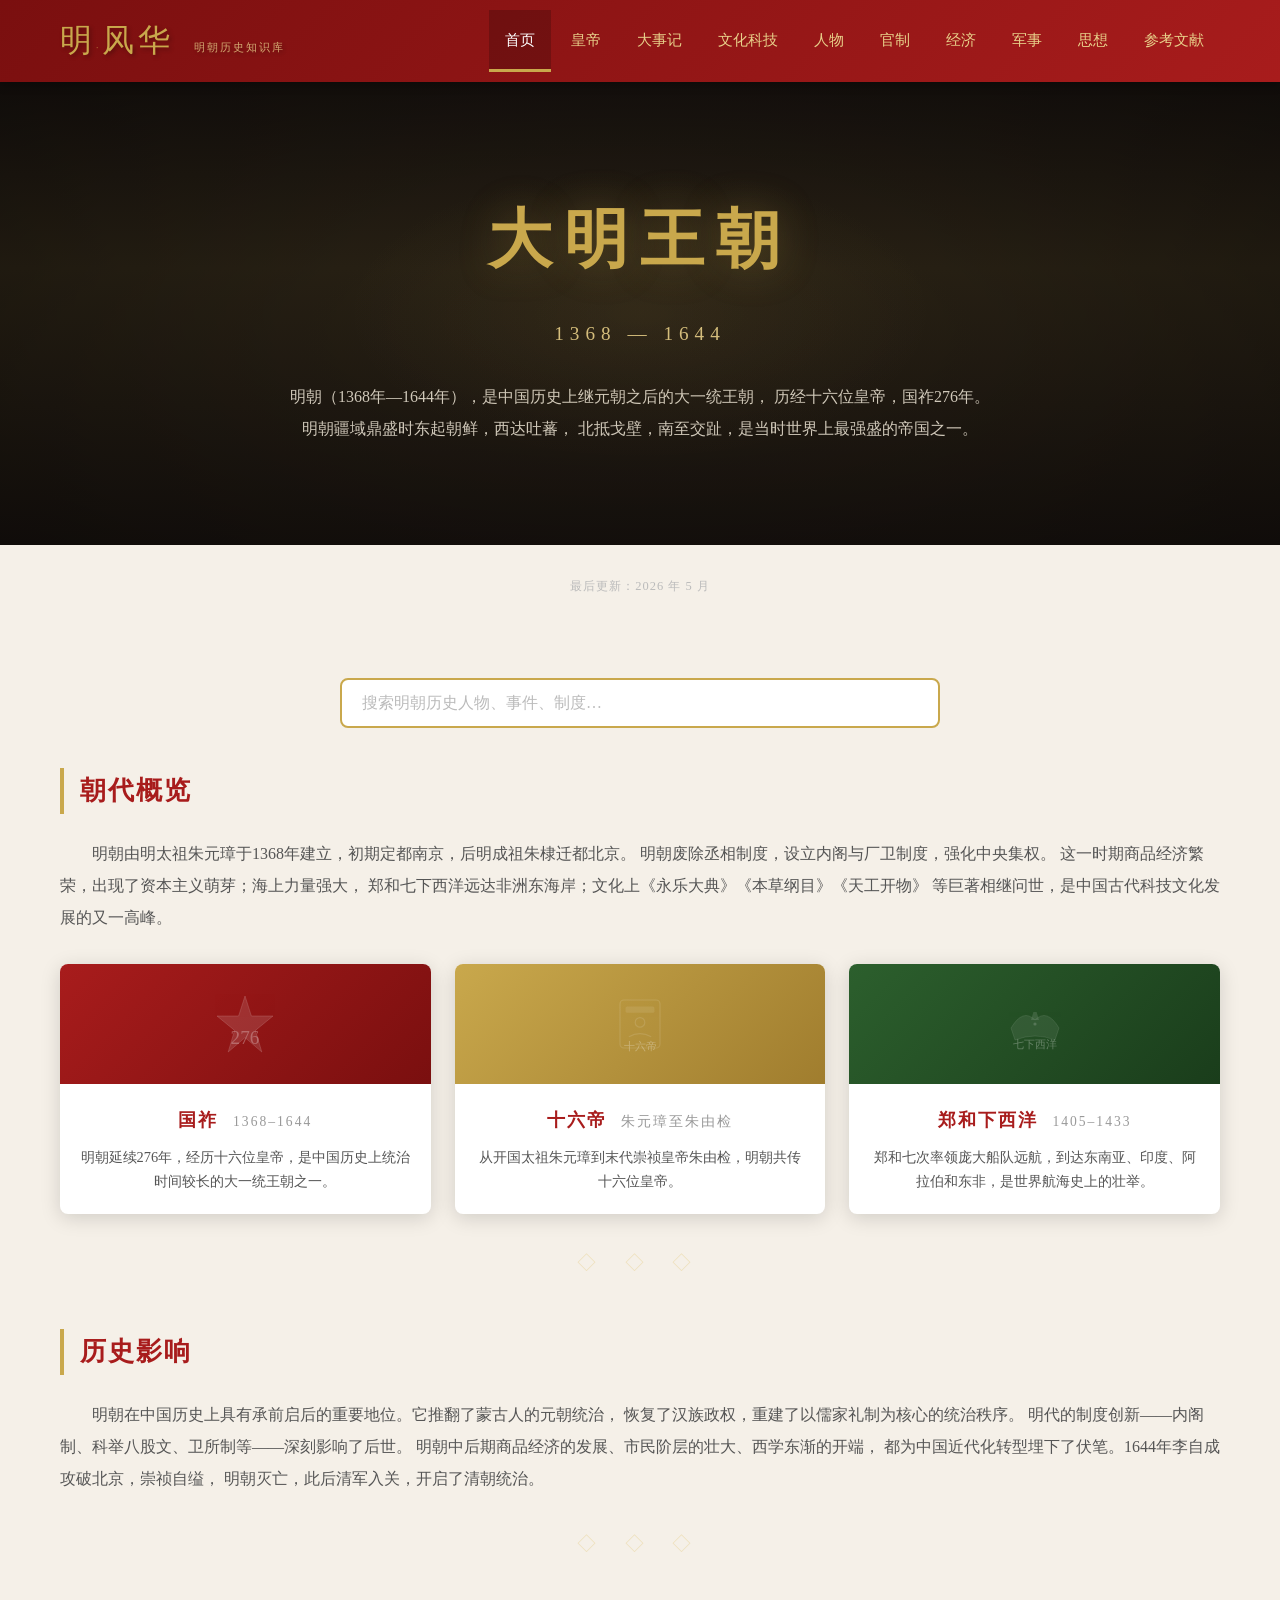
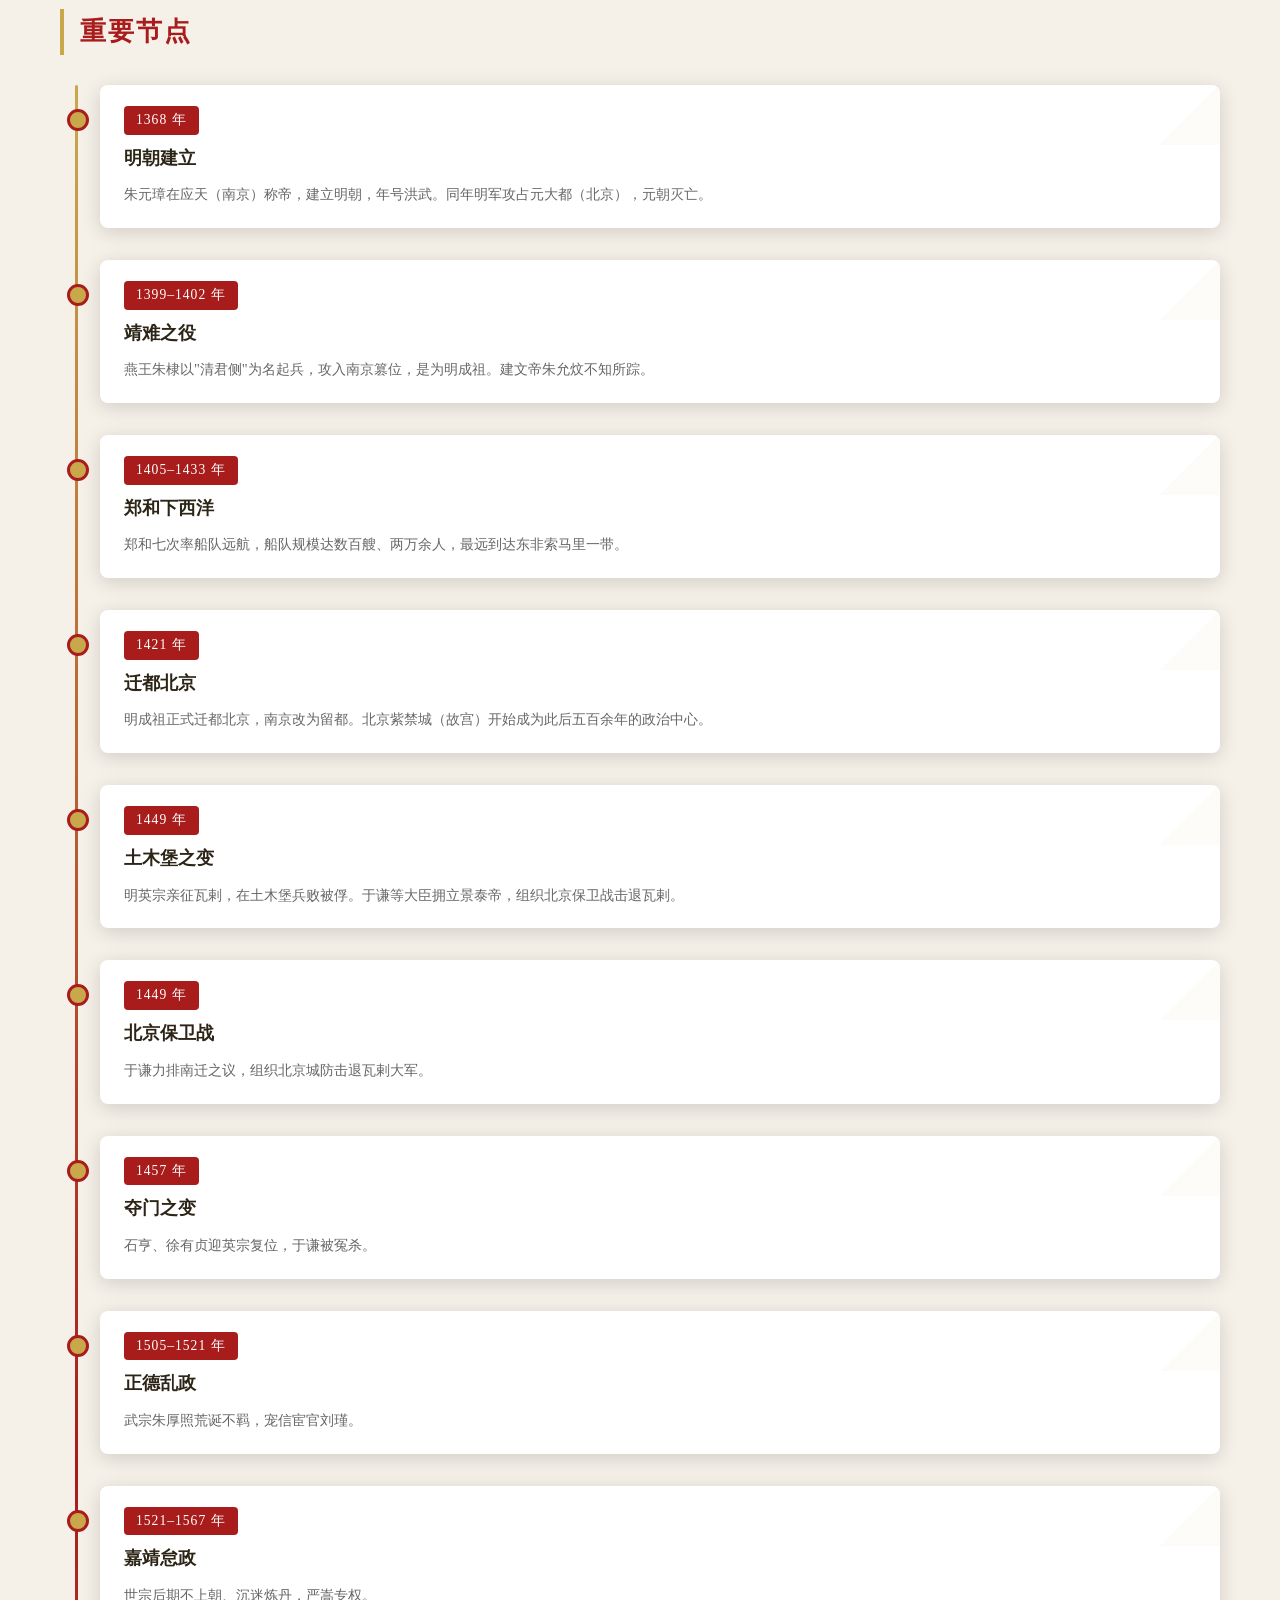
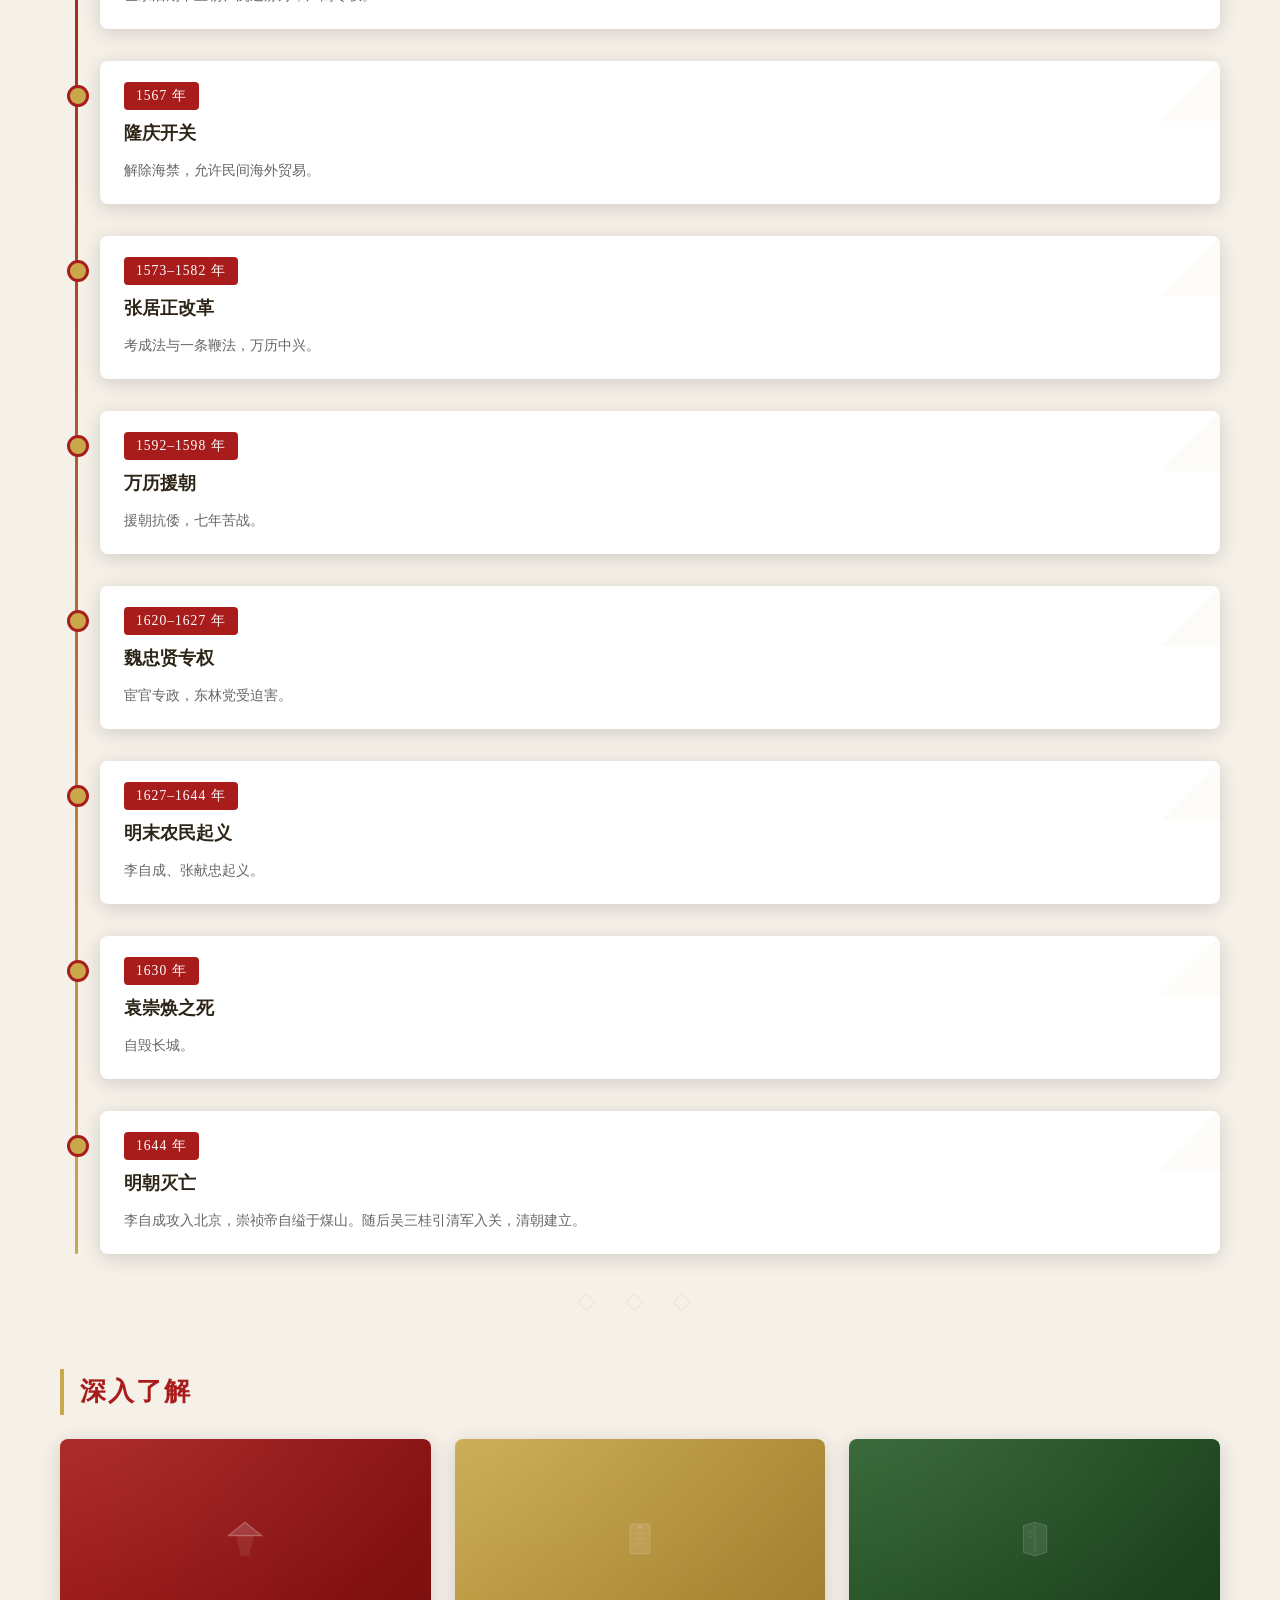
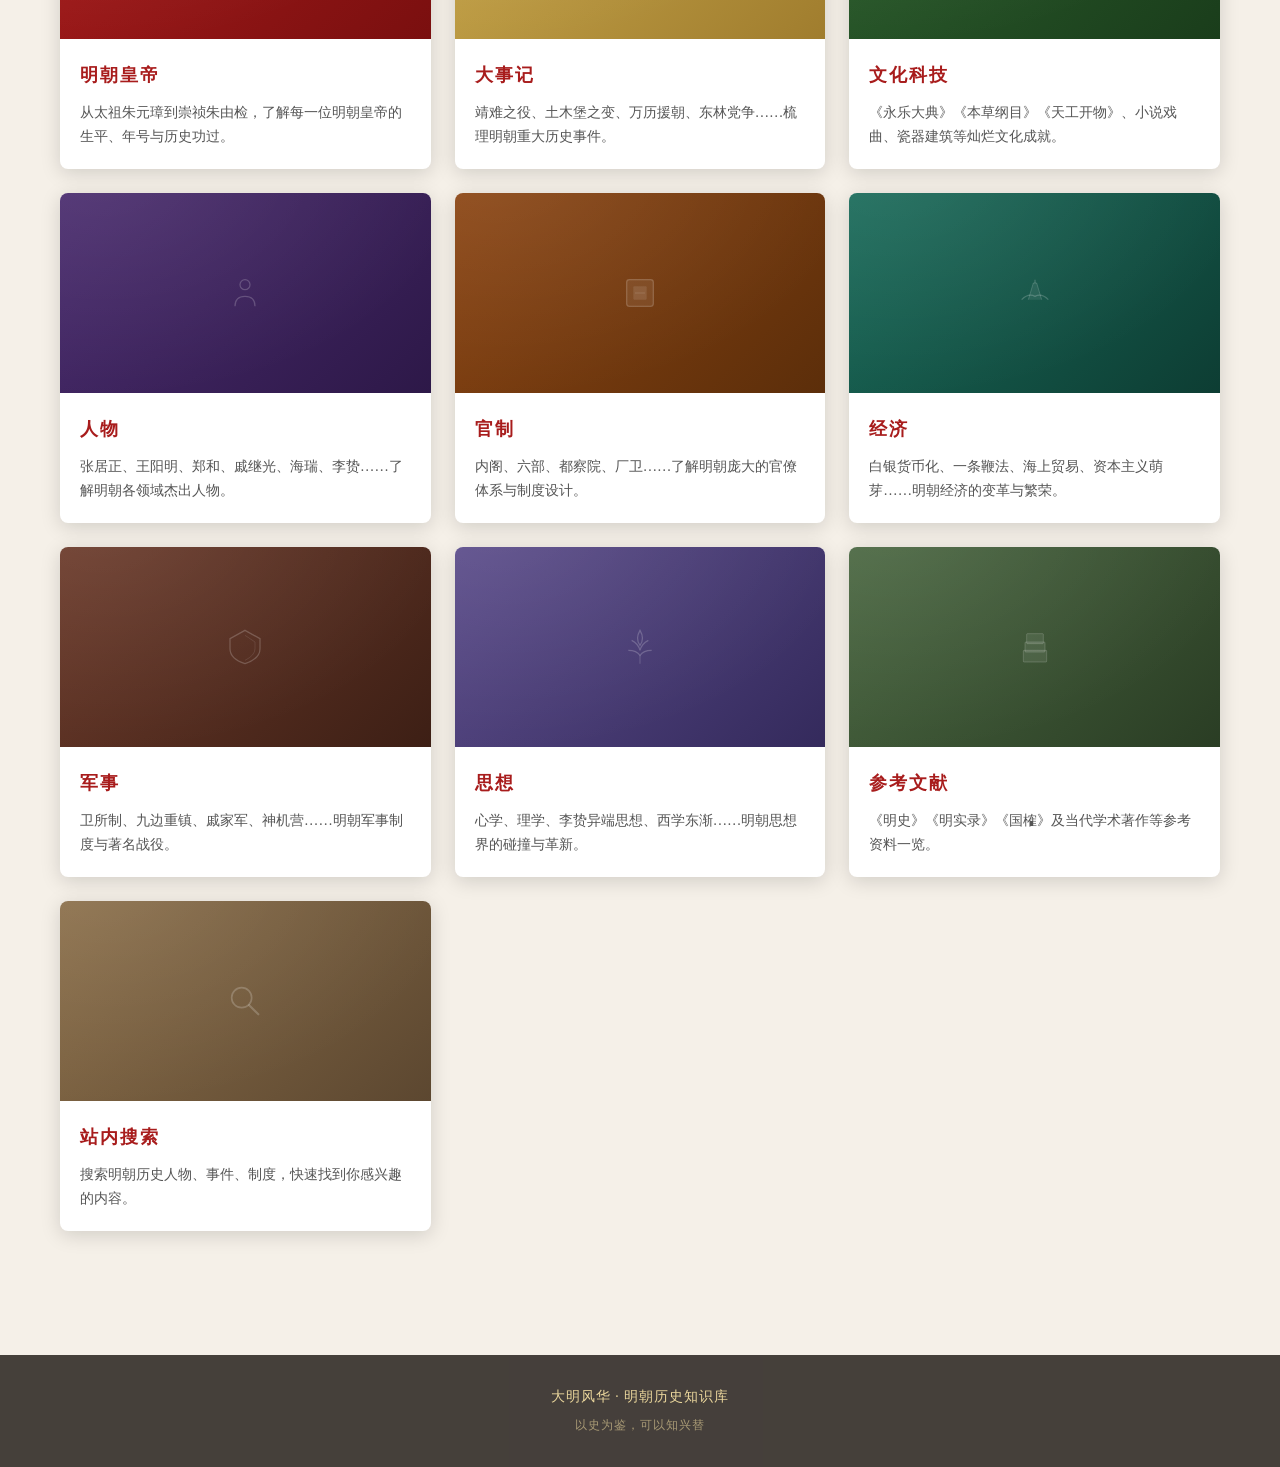
<file: index.html>
<!DOCTYPE html>
<html lang="zh-CN">
<head>
  <meta charset="UTF-8">
  <meta name="viewport" content="width=device-width, initial-scale=1.0">
  <title>大明风华 · 明朝历史</title>
  <link rel="stylesheet" href="css/style.css">
</head>
<body>
  <header class="site-header">
    <div class="header-inner">
      <div class="logo">
        明<span style="font-size:0.6rem;opacity:0.6;">·</span>风华
        <small>明朝历史知识库</small>
      </div>
      <nav>
        <ul class="nav-links">
          <li><a href="index.html" class="active">首页</a></li>
          <li><a href="pages/emperors.html">皇帝</a></li>
          <li><a href="pages/events.html">大事记</a></li>
          <li><a href="pages/culture.html">文化科技</a></li>
          <li><a href="pages/figures.html">人物</a></li>
          <li><a href="pages/government.html">官制</a></li>
          <li><a href="pages/economy.html">经济</a></li>
          <li><a href="pages/military.html">军事</a></li>
          <li><a href="pages/thought.html">思想</a></li>
          <li><a href="pages/references.html">参考文献</a></li>
        </ul>
      </nav>
    </div>
  </header>

  <section class="hero">
    <h1>大明王朝</h1>
    <div class="subtitle">1368 — 1644</div>
    <p class="desc">
      明朝（1368年—1644年），是中国历史上继元朝之后的大一统王朝，
      历经十六位皇帝，国祚276年。明朝疆域鼎盛时东起朝鲜，西达吐蕃，
      北抵戈壁，南至交趾，是当时世界上最强盛的帝国之一。
    </p>
  </section>

  <div class="last-updated" style="text-align:center;margin-top:30px;color:#bbb;font-size:0.78rem;">
    最后更新：2026 年 5 月
  </div>

  <main class="container">
    <div class="search-box">
      <input type="text" id="search-input" placeholder="搜索明朝历史人物、事件、制度…" autocomplete="off">
      <div class="search-results" id="search-results"></div>
    </div>

    <!-- 概述 -->
    <h2 class="section-title">朝代概览</h2>
    <p style="text-indent:2em;color:#555;line-height:2;margin-bottom:30px;">
      明朝由明太祖朱元璋于1368年建立，初期定都南京，后明成祖朱棣迁都北京。
      明朝废除丞相制度，设立内阁与厂卫制度，强化中央集权。
      这一时期商品经济繁荣，出现了资本主义萌芽；海上力量强大，
      郑和七下西洋远达非洲东海岸；文化上《永乐大典》《本草纲目》《天工开物》
      等巨著相继问世，是中国古代科技文化发展的又一高峰。
    </p>

    <!-- 重要数据 -->
    <div class="card-grid">
      <div class="stat-card">
        <div class="stat-deco" style="background:linear-gradient(135deg,#a81c1c,#7a0f0f);">
          <svg viewBox="0 0 100 100" xmlns="http://www.w3.org/2000/svg">
            <path d="M50 15 L58 40 L85 40 L63 58 L71 85 L50 67 L29 85 L37 58 L15 40 L42 40 Z" fill="rgba(255,255,255,0.2)" stroke="rgba(255,255,255,0.3)" stroke-width="1"/>
            <text x="50" y="75" text-anchor="middle" fill="rgba(255,255,255,0.5)" font-size="24" font-family="serif">276</text>
          </svg>
        </div>
        <div class="stat-body">
          <h3>国祚 <span class="year">1368–1644</span></h3>
          <p>明朝延续276年，经历十六位皇帝，是中国历史上统治时间较长的大一统王朝之一。</p>
        </div>
      </div>
      <div class="stat-card">
        <div class="stat-deco" style="background:linear-gradient(135deg,#c9a84c,#a07d2e);">
          <svg viewBox="0 0 100 100" xmlns="http://www.w3.org/2000/svg">
            <rect x="25" y="20" width="50" height="60" rx="5" fill="none" stroke="rgba(255,255,255,0.2)" stroke-width="1.5"/>
            <rect x="32" y="28" width="36" height="8" rx="2" fill="rgba(255,255,255,0.15)"/>
            <circle cx="50" cy="48" r="6" fill="none" stroke="rgba(255,255,255,0.2)" stroke-width="1.5"/>
            <path d="M36 66 Q50 58 64 66" fill="none" stroke="rgba(255,255,255,0.2)" stroke-width="1.5"/>
            <text x="50" y="82" text-anchor="middle" fill="rgba(255,255,255,0.5)" font-size="14" font-family="serif">十六帝</text>
          </svg>
        </div>
        <div class="stat-body">
          <h3>十六帝 <span class="year">朱元璋至朱由检</span></h3>
          <p>从开国太祖朱元璋到末代崇祯皇帝朱由检，明朝共传十六位皇帝。</p>
        </div>
      </div>
      <div class="stat-card">
        <div class="stat-deco" style="background:linear-gradient(135deg,#2c5f2d,#1a3d1b);">
          <svg viewBox="0 0 100 100" xmlns="http://www.w3.org/2000/svg">
            <path d="M20 55 Q35 30 50 45 Q65 30 80 55 L75 70 Q50 60 25 70 Z" fill="rgba(255,255,255,0.12)" stroke="rgba(255,255,255,0.2)" stroke-width="1"/>
            <path d="M45 45 L55 45 L52 35 L48 35 Z" fill="rgba(255,255,255,0.2)"/>
            <circle cx="50" cy="50" r="2" fill="rgba(255,255,255,0.3)"/>
            <text x="50" y="80" text-anchor="middle" fill="rgba(255,255,255,0.5)" font-size="14" font-family="serif">七下西洋</text>
          </svg>
        </div>
        <div class="stat-body">
          <h3>郑和下西洋 <span class="year">1405–1433</span></h3>
          <p>郑和七次率领庞大船队远航，到达东南亚、印度、阿拉伯和东非，是世界航海史上的壮举。</p>
        </div>
      </div>
    </div>

    <div class="section-divider">◇ ◇ ◇</div>

    <!-- 历史影响 -->
    <h2 class="section-title">历史影响</h2>
    <p style="text-indent:2em;color:#555;line-height:2;margin-bottom:30px;">
      明朝在中国历史上具有承前启后的重要地位。它推翻了蒙古人的元朝统治，
      恢复了汉族政权，重建了以儒家礼制为核心的统治秩序。
      明代的制度创新——内阁制、科举八股文、卫所制等——深刻影响了后世。
      明朝中后期商品经济的发展、市民阶层的壮大、西学东渐的开端，
      都为中国近代化转型埋下了伏笔。1644年李自成攻破北京，崇祯自缢，
      明朝灭亡，此后清军入关，开启了清朝统治。
    </p>

    <div class="section-divider">◇ ◇ ◇</div>

    <!-- 重要朝代节点 -->
    <h2 class="section-title">重要节点</h2>
    <div class="timeline">
      <div class="timeline-item">
        <span class="year">1368 年</span>
        <h3>明朝建立</h3>
        <p>朱元璋在应天（南京）称帝，建立明朝，年号洪武。同年明军攻占元大都（北京），元朝灭亡。</p>
      </div>
      <div class="timeline-item">
        <span class="year">1399–1402 年</span>
        <h3>靖难之役</h3>
        <p>燕王朱棣以"清君侧"为名起兵，攻入南京篡位，是为明成祖。建文帝朱允炆不知所踪。</p>
      </div>
      <div class="timeline-item">
        <span class="year">1405–1433 年</span>
        <h3>郑和下西洋</h3>
        <p>郑和七次率船队远航，船队规模达数百艘、两万余人，最远到达东非索马里一带。</p>
      </div>
      <div class="timeline-item">
        <span class="year">1421 年</span>
        <h3>迁都北京</h3>
        <p>明成祖正式迁都北京，南京改为留都。北京紫禁城（故宫）开始成为此后五百余年的政治中心。</p>
      </div>
      <div class="timeline-item">
        <span class="year">1449 年</span>
        <h3>土木堡之变</h3>
        <p>明英宗亲征瓦剌，在土木堡兵败被俘。于谦等大臣拥立景泰帝，组织北京保卫战击退瓦剌。</p>
      </div>
      <div class="timeline-item">
        <span class="year">1449 年</span>
        <h3>北京保卫战</h3>
        <p>于谦力排南迁之议，组织北京城防击退瓦剌大军。</p>
      </div>
      <div class="timeline-item">
        <span class="year">1457 年</span>
        <h3>夺门之变</h3>
        <p>石亨、徐有贞迎英宗复位，于谦被冤杀。</p>
      </div>
      <div class="timeline-item">
        <span class="year">1505–1521 年</span>
        <h3>正德乱政</h3>
        <p>武宗朱厚照荒诞不羁，宠信宦官刘瑾。</p>
      </div>
      <div class="timeline-item">
        <span class="year">1521–1567 年</span>
        <h3>嘉靖怠政</h3>
        <p>世宗后期不上朝、沉迷炼丹，严嵩专权。</p>
      </div>
      <div class="timeline-item">
        <span class="year">1567 年</span>
        <h3>隆庆开关</h3>
        <p>解除海禁，允许民间海外贸易。</p>
      </div>
      <div class="timeline-item">
        <span class="year">1573–1582 年</span>
        <h3>张居正改革</h3>
        <p>考成法与一条鞭法，万历中兴。</p>
      </div>
      <div class="timeline-item">
        <span class="year">1592–1598 年</span>
        <h3>万历援朝</h3>
        <p>援朝抗倭，七年苦战。</p>
      </div>
      <div class="timeline-item">
        <span class="year">1620–1627 年</span>
        <h3>魏忠贤专权</h3>
        <p>宦官专政，东林党受迫害。</p>
      </div>
      <div class="timeline-item">
        <span class="year">1627–1644 年</span>
        <h3>明末农民起义</h3>
        <p>李自成、张献忠起义。</p>
      </div>
      <div class="timeline-item">
        <span class="year">1630 年</span>
        <h3>袁崇焕之死</h3>
        <p>自毁长城。</p>
      </div>
      <div class="timeline-item">
        <span class="year">1644 年</span>
        <h3>明朝灭亡</h3>
        <p>李自成攻入北京，崇祯帝自缢于煤山。随后吴三桂引清军入关，清朝建立。</p>
      </div>
    </div>

    <div class="section-divider">◇ ◇ ◇</div>

    <!-- 快速导航 -->
    <h2 class="section-title">深入了解</h2>
    <div class="card-grid">
      <a href="pages/emperors.html" class="card" style="display:block;">
        <div class="card-img" style="background:linear-gradient(135deg,#a81c1c,#7a0f0f);">
          <svg viewBox="0 0 48 48" width="40" height="40" xmlns="http://www.w3.org/2000/svg">
            <path d="M24 4 L44 20 L4 20 Z" fill="rgba(255,255,255,0.15)" stroke="rgba(255,255,255,0.25)" stroke-width="1.5"/>
            <rect x="14" y="20" width="20" height="8" fill="rgba(255,255,255,0.08)"/>
            <rect x="16" y="28" width="16" height="8" fill="rgba(255,255,255,0.08)"/>
            <rect x="18" y="36" width="12" height="8" fill="rgba(255,255,255,0.08)"/>
          </svg>
        </div>
        <div class="card-body">
          <h3>明朝皇帝</h3>
          <p>从太祖朱元璋到崇祯朱由检，了解每一位明朝皇帝的生平、年号与历史功过。</p>
        </div>
      </a>
      <a href="pages/events.html" class="card" style="display:block;">
        <div class="card-img" style="background:linear-gradient(135deg,#c9a84c,#a07d2e);">
          <svg viewBox="0 0 48 48" width="40" height="40" xmlns="http://www.w3.org/2000/svg">
            <rect x="12" y="6" width="24" height="36" rx="2" fill="rgba(255,255,255,0.1)" stroke="rgba(255,255,255,0.2)" stroke-width="1"/>
            <circle cx="24" cy="10" r="2" fill="rgba(255,255,255,0.2)"/>
            <line x1="18" y1="18" x2="30" y2="18" stroke="rgba(255,255,255,0.15)" stroke-width="1"/>
            <line x1="18" y1="24" x2="30" y2="24" stroke="rgba(255,255,255,0.15)" stroke-width="1"/>
            <line x1="18" y1="30" x2="26" y2="30" stroke="rgba(255,255,255,0.15)" stroke-width="1"/>
          </svg>
        </div>
        <div class="card-body">
          <h3>大事记</h3>
          <p>靖难之役、土木堡之变、万历援朝、东林党争……梳理明朝重大历史事件。</p>
        </div>
      </a>
      <a href="pages/culture.html" class="card" style="display:block;">
        <div class="card-img" style="background:linear-gradient(135deg,#2c5f2d,#1a3d1b);">
          <svg viewBox="0 0 48 48" width="40" height="40" xmlns="http://www.w3.org/2000/svg">
            <path d="M10 8 L24 4 L38 8 L38 40 L24 44 L10 40 Z" fill="rgba(255,255,255,0.1)" stroke="rgba(255,255,255,0.2)" stroke-width="1"/>
            <line x1="24" y1="8" x2="24" y2="40" stroke="rgba(255,255,255,0.15)" stroke-width="1"/>
            <line x1="16" y1="16" x2="22" y2="14" stroke="rgba(255,255,255,0.12)" stroke-width="1"/>
            <line x1="16" y1="22" x2="22" y2="20" stroke="rgba(255,255,255,0.12)" stroke-width="1"/>
          </svg>
        </div>
        <div class="card-body">
          <h3>文化科技</h3>
          <p>《永乐大典》《本草纲目》《天工开物》、小说戏曲、瓷器建筑等灿烂文化成就。</p>
        </div>
      </a>
      <a href="pages/figures.html" class="card" style="display:block;">
        <div class="card-img" style="background:linear-gradient(135deg,#4a2c6e,#2d1848);">
          <svg viewBox="0 0 48 48" width="40" height="40" xmlns="http://www.w3.org/2000/svg">
            <circle cx="24" cy="14" r="6" fill="none" stroke="rgba(255,255,255,0.2)" stroke-width="1.5"/>
            <path d="M12 40 Q12 28 24 28 Q36 28 36 40" fill="none" stroke="rgba(255,255,255,0.2)" stroke-width="1.5"/>
          </svg>
        </div>
        <div class="card-body">
          <h3>人物</h3>
          <p>张居正、王阳明、郑和、戚继光、海瑞、李贽……了解明朝各领域杰出人物。</p>
        </div>
      </a>
      <a href="pages/government.html" class="card" style="display:block;">
        <div class="card-img" style="background:linear-gradient(135deg,#8b4513,#5c2e0a);">
          <svg viewBox="0 0 48 48" width="40" height="40" xmlns="http://www.w3.org/2000/svg">
            <rect x="8" y="8" width="32" height="32" rx="3" fill="rgba(255,255,255,0.08)" stroke="rgba(255,255,255,0.2)" stroke-width="1.5"/>
            <rect x="16" y="16" width="16" height="16" rx="1" fill="rgba(255,255,255,0.1)"/>
            <line x1="18" y1="24" x2="30" y2="24" stroke="rgba(255,255,255,0.15)" stroke-width="1"/>
          </svg>
        </div>
        <div class="card-body">
          <h3>官制</h3>
          <p>内阁、六部、都察院、厂卫……了解明朝庞大的官僚体系与制度设计。</p>
        </div>
      </a>
      <a href="pages/economy.html" class="card" style="display:block;">
        <div class="card-img" style="background:linear-gradient(135deg,#1a6b5a,#0d3d33);">
          <svg viewBox="0 0 48 48" width="40" height="40" xmlns="http://www.w3.org/2000/svg">
            <path d="M8 32 Q16 24 24 28 Q32 24 40 32" fill="none" stroke="rgba(255,255,255,0.2)" stroke-width="1.5"/>
            <path d="M16 32 L22 12 L26 12 L32 32" fill="rgba(255,255,255,0.08)" stroke="rgba(255,255,255,0.2)" stroke-width="1"/>
            <line x1="24" y1="12" x2="24" y2="8" stroke="rgba(255,255,255,0.2)" stroke-width="1.5"/>
          </svg>
        </div>
        <div class="card-body">
          <h3>经济</h3>
          <p>白银货币化、一条鞭法、海上贸易、资本主义萌芽……明朝经济的变革与繁荣。</p>
        </div>
      </a>
      <a href="pages/military.html" class="card" style="display:block;">
        <div class="card-img" style="background:linear-gradient(135deg,#6b3a2a,#3d1f15);">
          <svg viewBox="0 0 48 48" width="40" height="40" xmlns="http://www.w3.org/2000/svg">
            <path d="M24 4 L42 14 L42 26 Q42 38 24 44 Q6 38 6 26 L6 14 Z" fill="none" stroke="rgba(255,255,255,0.2)" stroke-width="1.5"/>
            <path d="M24 10 L36 18 L36 26 Q36 34 24 40" fill="none" stroke="rgba(255,255,255,0.12)" stroke-width="1"/>
          </svg>
        </div>
        <div class="card-body">
          <h3>军事</h3>
          <p>卫所制、九边重镇、戚家军、神机营……明朝军事制度与著名战役。</p>
        </div>
      </a>
      <a href="pages/thought.html" class="card" style="display:block;">
        <div class="card-img" style="background:linear-gradient(135deg,#5b4c8a,#342a5c);">
          <svg viewBox="0 0 48 48" width="40" height="40" xmlns="http://www.w3.org/2000/svg">
            <path d="M24 4 Q30 14 24 22 Q18 14 24 4Z" fill="none" stroke="rgba(255,255,255,0.2)" stroke-width="1.5"/>
            <path d="M14 16 Q22 20 24 28 Q26 20 34 16" fill="none" stroke="rgba(255,255,255,0.2)" stroke-width="1.5"/>
            <path d="M10 28 Q20 28 24 34 Q28 28 38 28" fill="none" stroke="rgba(255,255,255,0.2)" stroke-width="1.5"/>
            <line x1="24" y1="34" x2="24" y2="44" stroke="rgba(255,255,255,0.15)" stroke-width="1.5"/>
          </svg>
        </div>
        <div class="card-body">
          <h3>思想</h3>
          <p>心学、理学、李贽异端思想、西学东渐……明朝思想界的碰撞与革新。</p>
        </div>
      </a>
      <a href="pages/references.html" class="card" style="display:block;">
        <div class="card-img" style="background:linear-gradient(135deg,#4a6741,#2a3d24);">
          <svg viewBox="0 0 48 48" width="40" height="40" xmlns="http://www.w3.org/2000/svg">
            <rect x="10" y="28" width="28" height="14" rx="1" fill="rgba(255,255,255,0.08)" stroke="rgba(255,255,255,0.2)" stroke-width="1"/>
            <rect x="12" y="18" width="24" height="12" rx="1" fill="rgba(255,255,255,0.08)" stroke="rgba(255,255,255,0.2)" stroke-width="1"/>
            <rect x="14" y="8" width="20" height="12" rx="1" fill="rgba(255,255,255,0.08)" stroke="rgba(255,255,255,0.2)" stroke-width="1"/>
          </svg>
        </div>
        <div class="card-body">
          <h3>参考文献</h3>
          <p>《明史》《明实录》《国榷》及当代学术著作等参考资料一览。</p>
        </div>
      </a>
      <a href="#search-input" class="card" style="display:block;">
        <div class="card-img" style="background:linear-gradient(135deg,#8b6f4a,#5c4730);">
          <svg viewBox="0 0 48 48" width="40" height="40" xmlns="http://www.w3.org/2000/svg">
            <circle cx="20" cy="20" r="12" fill="none" stroke="rgba(255,255,255,0.2)" stroke-width="2"/>
            <line x1="29" y1="29" x2="40" y2="40" stroke="rgba(255,255,255,0.2)" stroke-width="2.5" stroke-linecap="round"/>
          </svg>
        </div>
        <div class="card-body">
          <h3>站内搜索</h3>
          <p>搜索明朝历史人物、事件、制度，快速找到你感兴趣的内容。</p>
        </div>
      </a>
    </div>
  </main>

  <script src="js/main.js"></script>

  <footer class="site-footer">
    <p>大明风华 · 明朝历史知识库</p>
    <p style="margin-top:6px;font-size:0.75rem;opacity:0.6;">以史为鉴，可以知兴替</p>
  </footer>
</body>
</html>
</file>
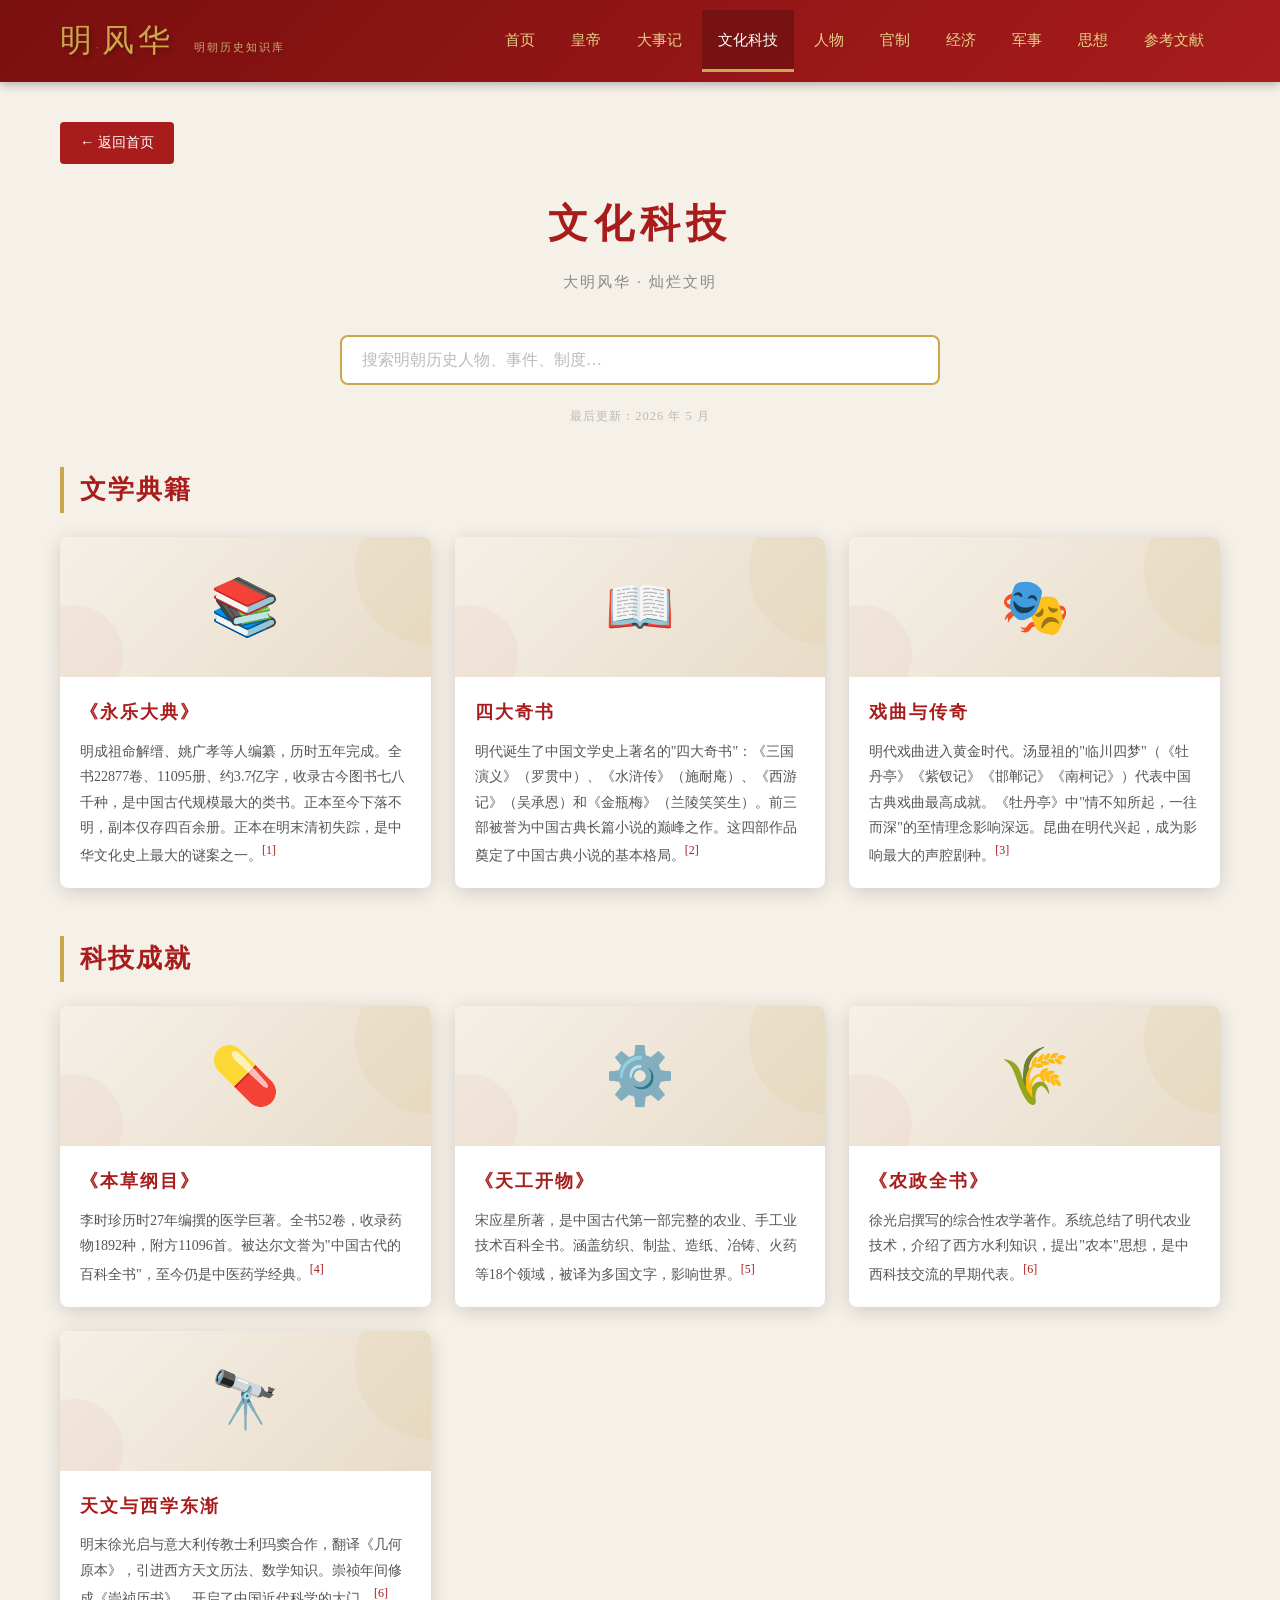
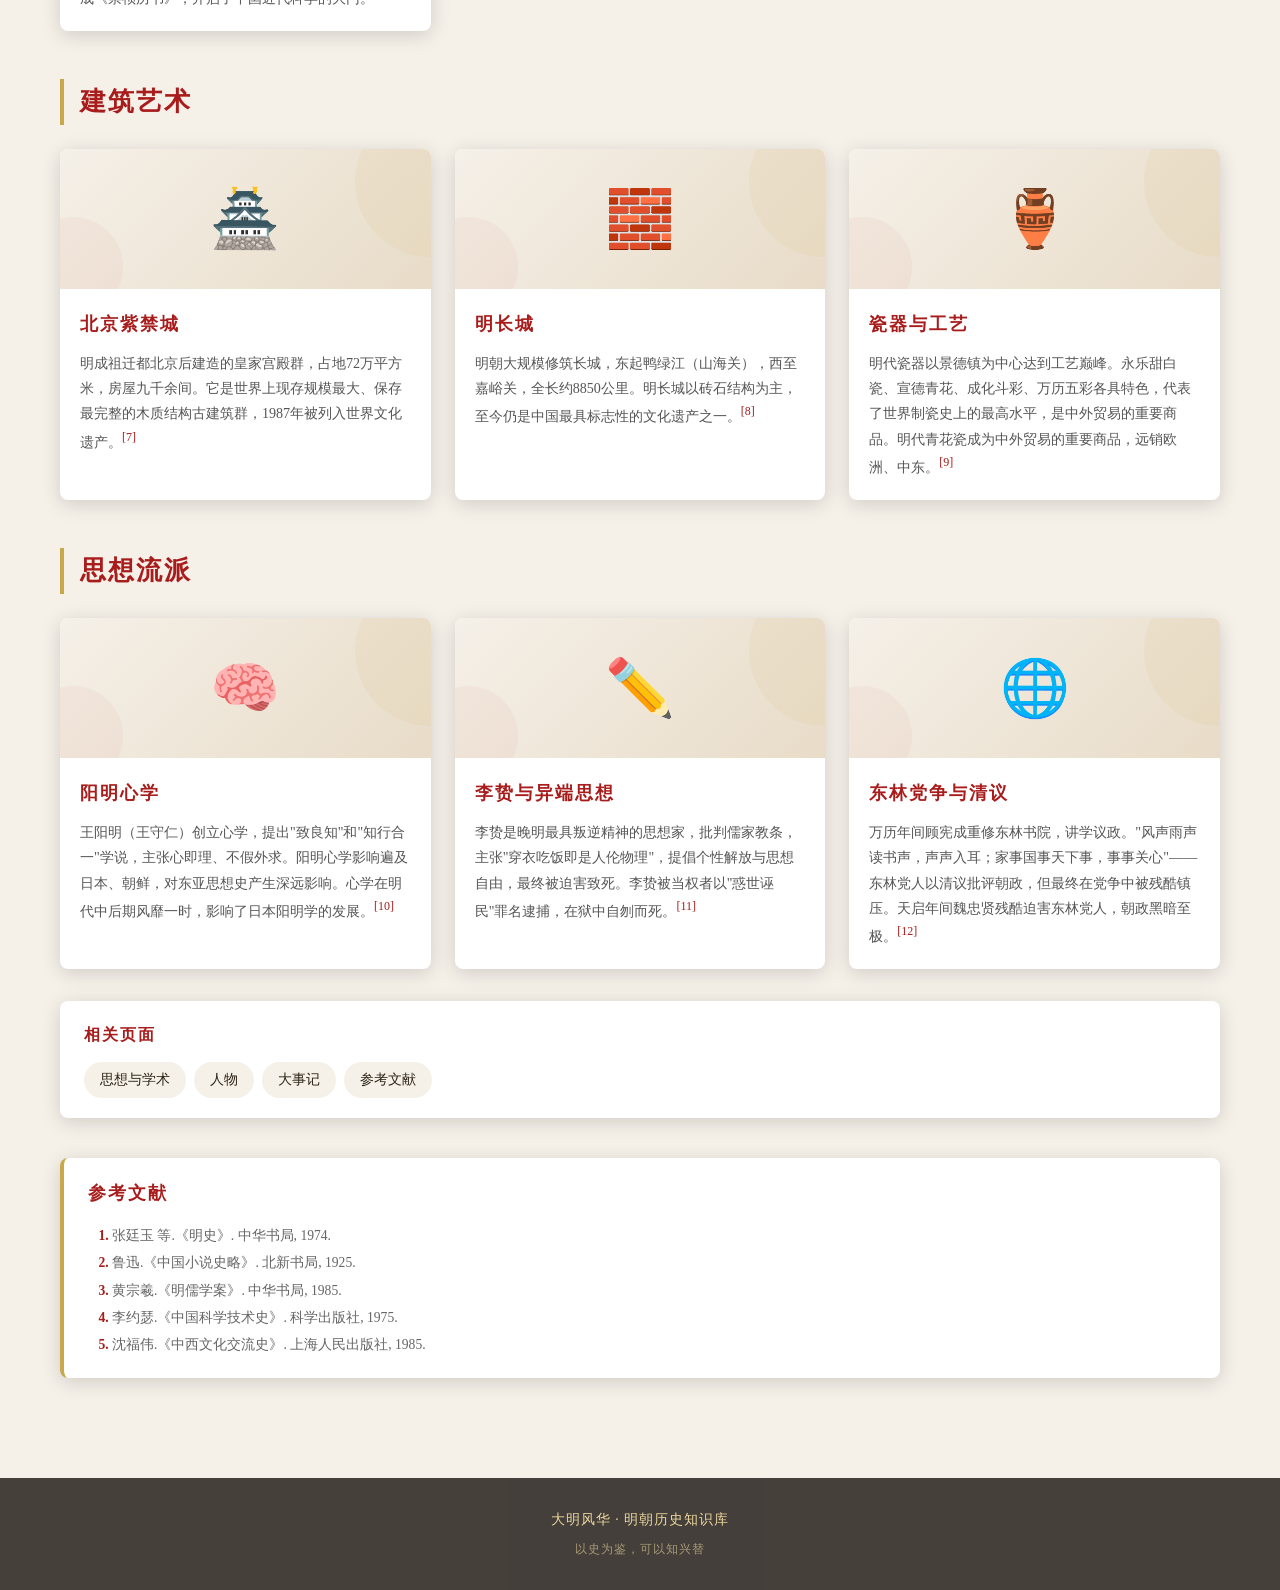
<file: pages/culture.html>
<!DOCTYPE html>
<html lang="zh-CN">
<head>
  <meta charset="UTF-8">
  <meta name="viewport" content="width=device-width, initial-scale=1.0">
  <title>文化科技 · 大明风华</title>
  <link rel="stylesheet" href="../css/style.css">
</head>
<body>
  <header class="site-header">
    <div class="header-inner">
      <div class="logo">
        明<span style="font-size:0.6rem;opacity:0.6;">·</span>风华
        <small>明朝历史知识库</small>
      </div>
      <nav>
        <ul class="nav-links">
          <li><a href="../index.html">首页</a></li>
          <li><a href="emperors.html">皇帝</a></li>
          <li><a href="events.html">大事记</a></li>
          <li><a href="culture.html" class="active">文化科技</a></li>
          <li><a href="figures.html">人物</a></li>
          <li><a href="government.html">官制</a></li>
          <li><a href="economy.html">经济</a></li>
          <li><a href="military.html">军事</a></li>
          <li><a href="thought.html">思想</a></li>
          <li><a href="references.html">参考文献</a></li>
        </ul>
      </nav>
    </div>
  </header>

  <main class="container">
    <a href="../index.html" class="back-home">&larr; 返回首页</a>
    <h1 class="page-title">文化科技</h1>
    <p class="page-subtitle">大明风华 · 灿烂文明</p>

    <div class="search-box">
      <input type="text" id="search-input" placeholder="搜索明朝历史人物、事件、制度…" autocomplete="off">
      <div class="search-results" id="search-results"></div>
    </div>
    <div class="last-updated">最后更新：2026 年 5 月</div>

    <h2 class="section-title">文学典籍</h2>
    <div class="culture-grid">
      <div class="culture-card">
        <div class="icon-area">📚</div>
        <div class="content">
          <h3>《永乐大典》</h3>
           <p>明成祖命解缙、姚广孝等人编纂，历时五年完成。全书22877卷、11095册、约3.7亿字，收录古今图书七八千种，是中国古代规模最大的类书。正本至今下落不明，副本仅存四百余册。正本在明末清初失踪，是中华文化史上最大的谜案之一。<sup class="ref">[1]</sup></p>
        </div>
      </div>
      <div class="culture-card">
        <div class="icon-area">📖</div>
        <div class="content">
          <h3>四大奇书</h3>
           <p>明代诞生了中国文学史上著名的"四大奇书"：《三国演义》（罗贯中）、《水浒传》（施耐庵）、《西游记》（吴承恩）和《金瓶梅》（兰陵笑笑生）。前三部被誉为中国古典长篇小说的巅峰之作。这四部作品奠定了中国古典小说的基本格局。<sup class="ref">[2]</sup></p>
        </div>
      </div>
      <div class="culture-card">
        <div class="icon-area">🎭</div>
        <div class="content">
          <h3>戏曲与传奇</h3>
           <p>明代戏曲进入黄金时代。汤显祖的"临川四梦"（《牡丹亭》《紫钗记》《邯郸记》《南柯记》）代表中国古典戏曲最高成就。《牡丹亭》中"情不知所起，一往而深"的至情理念影响深远。昆曲在明代兴起，成为影响最大的声腔剧种。<sup class="ref">[3]</sup></p>
        </div>
      </div>
    </div>

    <h2 class="section-title">科技成就</h2>
    <div class="culture-grid">
      <div class="culture-card">
        <div class="icon-area">💊</div>
        <div class="content">
          <h3>《本草纲目》</h3>
           <p>李时珍历时27年编撰的医学巨著。全书52卷，收录药物1892种，附方11096首。被达尔文誉为"中国古代的百科全书"，至今仍是中医药学经典。<sup class="ref">[4]</sup></p>
        </div>
      </div>
      <div class="culture-card">
        <div class="icon-area">⚙️</div>
        <div class="content">
          <h3>《天工开物》</h3>
           <p>宋应星所著，是中国古代第一部完整的农业、手工业技术百科全书。涵盖纺织、制盐、造纸、冶铸、火药等18个领域，被译为多国文字，影响世界。<sup class="ref">[5]</sup></p>
        </div>
      </div>
      <div class="culture-card">
        <div class="icon-area">🌾</div>
        <div class="content">
          <h3>《农政全书》</h3>
           <p>徐光启撰写的综合性农学著作。系统总结了明代农业技术，介绍了西方水利知识，提出"农本"思想，是中西科技交流的早期代表。<sup class="ref">[6]</sup></p>
        </div>
      </div>
      <div class="culture-card">
        <div class="icon-area">🔭</div>
        <div class="content">
          <h3>天文与西学东渐</h3>
           <p>明末徐光启与意大利传教士利玛窦合作，翻译《几何原本》，引进西方天文历法、数学知识。崇祯年间修成《崇祯历书》，开启了中国近代科学的大门。<sup class="ref">[6]</sup></p>
        </div>
      </div>
    </div>

    <h2 class="section-title">建筑艺术</h2>
    <div class="culture-grid">
      <div class="culture-card">
        <div class="icon-area">🏯</div>
        <div class="content">
          <h3>北京紫禁城</h3>
           <p>明成祖迁都北京后建造的皇家宫殿群，占地72万平方米，房屋九千余间。它是世界上现存规模最大、保存最完整的木质结构古建筑群，1987年被列入世界文化遗产。<sup class="ref">[7]</sup></p>
        </div>
      </div>
      <div class="culture-card">
        <div class="icon-area">🧱</div>
        <div class="content">
          <h3>明长城</h3>
           <p>明朝大规模修筑长城，东起鸭绿江（山海关），西至嘉峪关，全长约8850公里。明长城以砖石结构为主，至今仍是中国最具标志性的文化遗产之一。<sup class="ref">[8]</sup></p>
        </div>
      </div>
      <div class="culture-card">
        <div class="icon-area">🏺</div>
        <div class="content">
          <h3>瓷器与工艺</h3>
           <p>明代瓷器以景德镇为中心达到工艺巅峰。永乐甜白瓷、宣德青花、成化斗彩、万历五彩各具特色，代表了世界制瓷史上的最高水平，是中外贸易的重要商品。明代青花瓷成为中外贸易的重要商品，远销欧洲、中东。<sup class="ref">[9]</sup></p>
        </div>
      </div>
    </div>

    <h2 class="section-title">思想流派</h2>
    <div class="culture-grid" style="grid-template-columns:repeat(auto-fill,minmax(280px,1fr));">
      <div class="culture-card">
        <div class="icon-area">🧠</div>
        <div class="content">
          <h3>阳明心学</h3>
           <p>王阳明（王守仁）创立心学，提出"致良知"和"知行合一"学说，主张心即理、不假外求。阳明心学影响遍及日本、朝鲜，对东亚思想史产生深远影响。心学在明代中后期风靡一时，影响了日本阳明学的发展。<sup class="ref">[10]</sup></p>
        </div>
      </div>
      <div class="culture-card">
        <div class="icon-area">✏️</div>
        <div class="content">
          <h3>李贽与异端思想</h3>
           <p>李贽是晚明最具叛逆精神的思想家，批判儒家教条，主张"穿衣吃饭即是人伦物理"，提倡个性解放与思想自由，最终被迫害致死。李贽被当权者以"惑世诬民"罪名逮捕，在狱中自刎而死。<sup class="ref">[11]</sup></p>
        </div>
      </div>
      <div class="culture-card">
        <div class="icon-area">🌐</div>
        <div class="content">
          <h3>东林党争与清议</h3>
           <p>万历年间顾宪成重修东林书院，讲学议政。"风声雨声读书声，声声入耳；家事国事天下事，事事关心"——东林党人以清议批评朝政，但最终在党争中被残酷镇压。天启年间魏忠贤残酷迫害东林党人，朝政黑暗至极。<sup class="ref">[12]</sup></p>
        </div>
      </div>
    </div>

    <div class="related-links">
      <h3>相关页面</h3>
      <ul>
        <li><a href="thought.html">思想与学术</a></li>
        <li><a href="figures.html">人物</a></li>
        <li><a href="events.html">大事记</a></li>
        <li><a href="references.html">参考文献</a></li>
      </ul>
    </div>

    <div class="refs-list">
      <h3>参考文献</h3>
      <ol>
        <li>张廷玉 等.《明史》. 中华书局, 1974.</li>
        <li>鲁迅.《中国小说史略》. 北新书局, 1925.</li>
        <li>黄宗羲.《明儒学案》. 中华书局, 1985.</li>
        <li>李约瑟.《中国科学技术史》. 科学出版社, 1975.</li>
        <li>沈福伟.《中西文化交流史》. 上海人民出版社, 1985.</li>
      </ol>
    </div>
  </main>

  <script src="../js/main.js"></script>

  <footer class="site-footer">
    <p>大明风华 · 明朝历史知识库</p>
    <p style="margin-top:6px;font-size:0.75rem;opacity:0.6;">以史为鉴，可以知兴替</p>
  </footer>
</body>
</html>
</file>
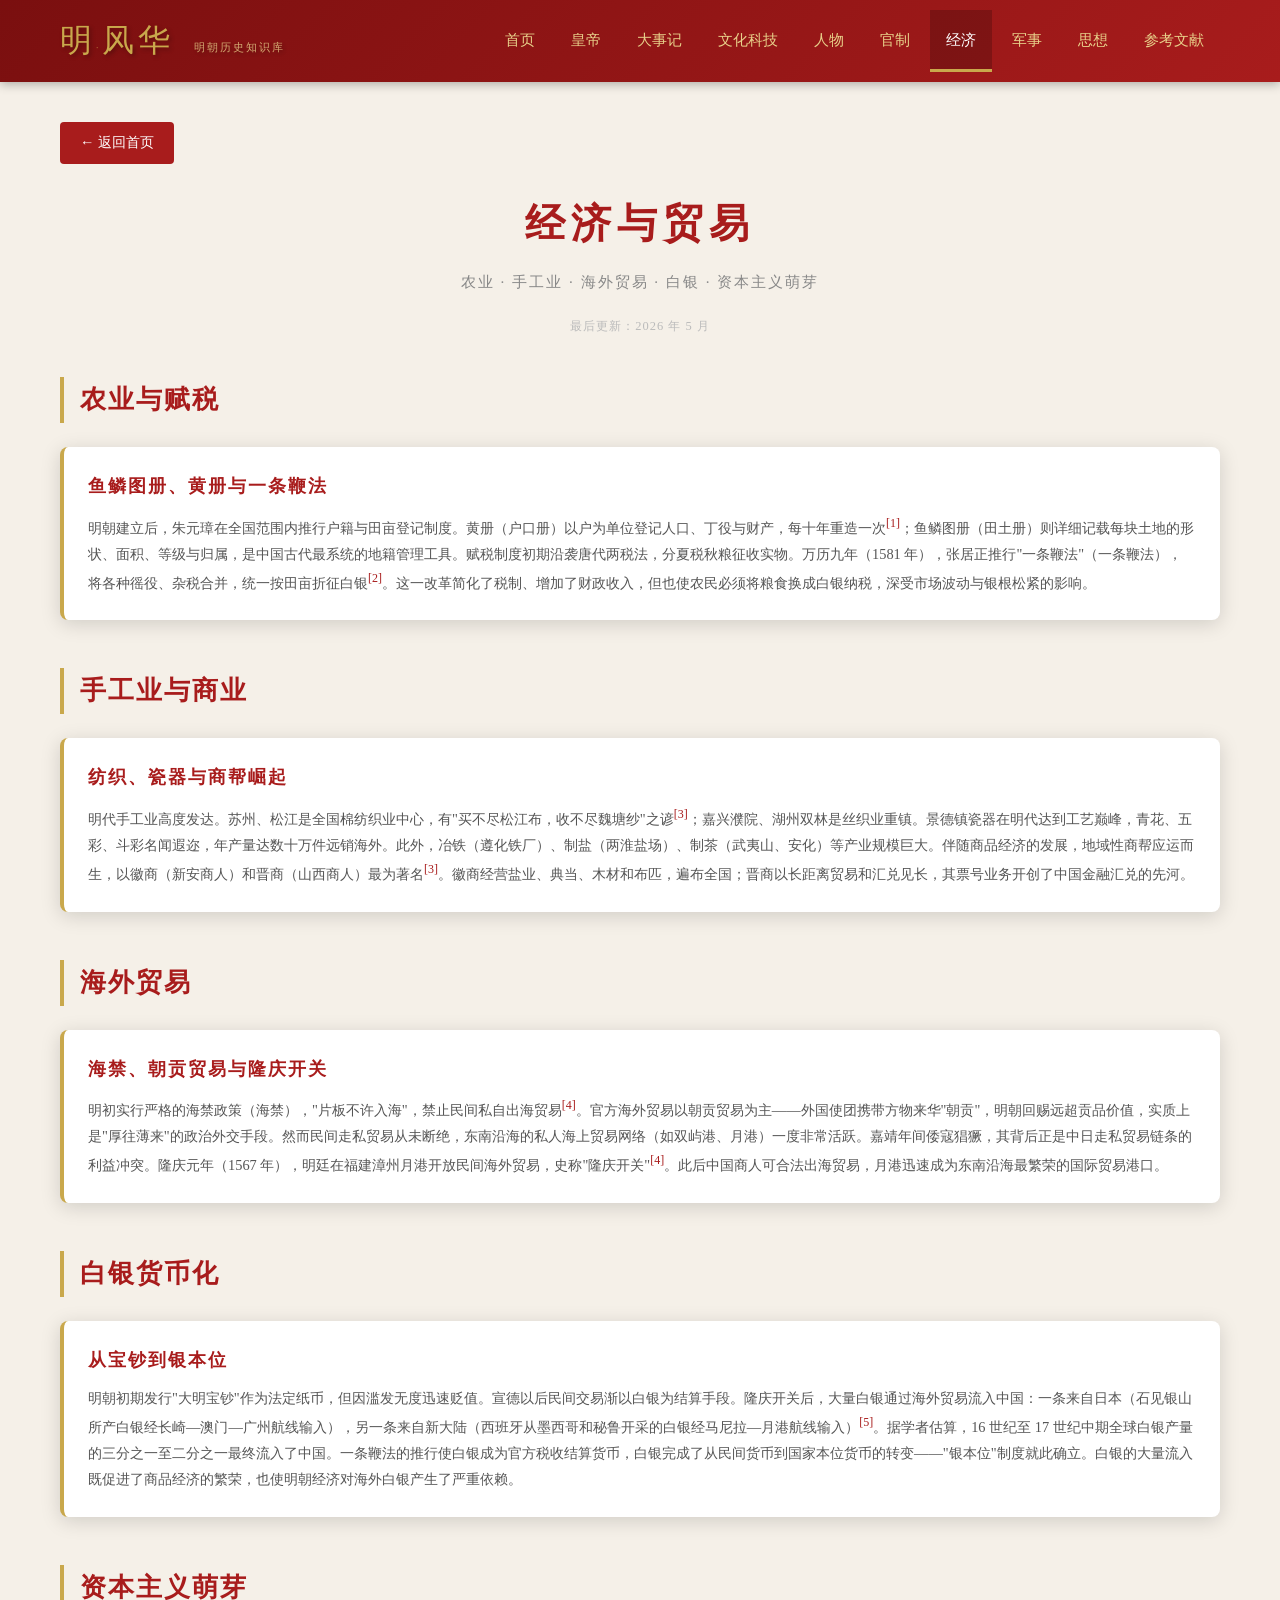
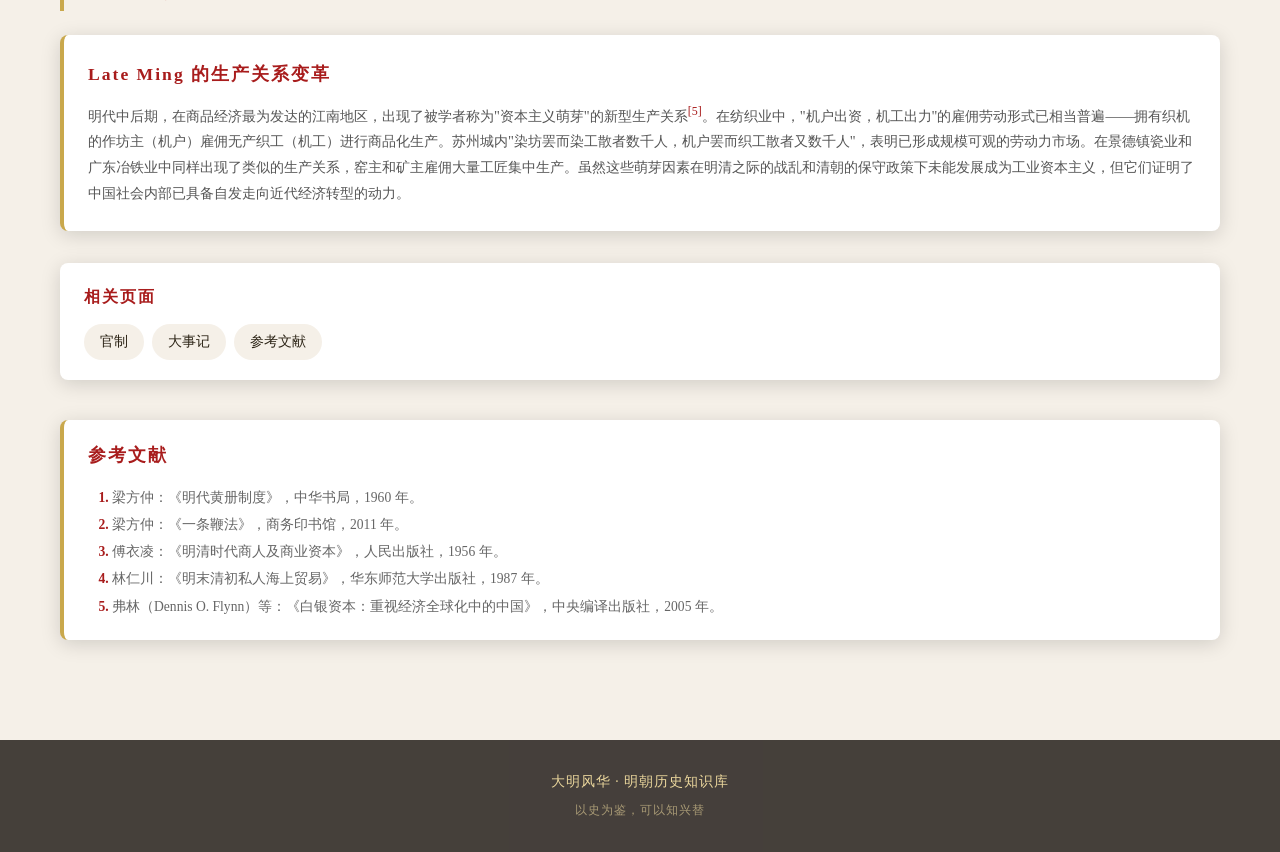
<file: pages/economy.html>
<!DOCTYPE html>
<html lang="zh-CN">
<head>
  <meta charset="UTF-8">
  <meta name="viewport" content="width=device-width, initial-scale=1.0">
  <title>经济与贸易 · 大明风华</title>
  <link rel="stylesheet" href="../css/style.css">
</head>
<body>
  <header class="site-header">
    <div class="header-inner">
      <div class="logo">
        明<span style="font-size:0.6rem;opacity:0.6;">·</span>风华
        <small>明朝历史知识库</small>
      </div>
      <nav>
        <ul class="nav-links">
          <li><a href="../index.html">首页</a></li>
          <li><a href="emperors.html">皇帝</a></li>
          <li><a href="events.html">大事记</a></li>
          <li><a href="culture.html">文化科技</a></li>
          <li><a href="figures.html">人物</a></li>
          <li><a href="government.html">官制</a></li>
          <li><a href="economy.html" class="active">经济</a></li>
          <li><a href="military.html">军事</a></li>
          <li><a href="thought.html">思想</a></li>
          <li><a href="references.html">参考文献</a></li>
        </ul>
      </nav>
    </div>
  </header>

  <main class="container">
    <a href="../index.html" class="back-home">&larr; 返回首页</a>
    <h1 class="page-title">经济与贸易</h1>
    <p class="page-subtitle">农业 · 手工业 · 海外贸易 · 白银 · 资本主义萌芽</p>
    <div class="last-updated">最后更新：2026 年 5 月</div>

    <h2 class="section-title">农业与赋税</h2>
    <div class="info-box">
      <h3>鱼鳞图册、黄册与一条鞭法</h3>
      <p>明朝建立后，朱元璋在全国范围内推行户籍与田亩登记制度。黄册（户口册）以户为单位登记人口、丁役与财产，每十年重造一次<sup class="ref">[1]</sup>；鱼鳞图册（田土册）则详细记载每块土地的形状、面积、等级与归属，是中国古代最系统的地籍管理工具。赋税制度初期沿袭唐代两税法，分夏税秋粮征收实物。万历九年（1581 年），张居正推行"一条鞭法"（一条鞭法），将各种徭役、杂税合并，统一按田亩折征白银<sup class="ref">[2]</sup>。这一改革简化了税制、增加了财政收入，但也使农民必须将粮食换成白银纳税，深受市场波动与银根松紧的影响。</p>
    </div>

    <h2 class="section-title">手工业与商业</h2>
    <div class="info-box">
      <h3>纺织、瓷器与商帮崛起</h3>
      <p>明代手工业高度发达。苏州、松江是全国棉纺织业中心，有"买不尽松江布，收不尽魏塘纱"之谚<sup class="ref">[3]</sup>；嘉兴濮院、湖州双林是丝织业重镇。景德镇瓷器在明代达到工艺巅峰，青花、五彩、斗彩名闻遐迩，年产量达数十万件远销海外。此外，冶铁（遵化铁厂）、制盐（两淮盐场）、制茶（武夷山、安化）等产业规模巨大。伴随商品经济的发展，地域性商帮应运而生，以徽商（新安商人）和晋商（山西商人）最为著名<sup class="ref">[3]</sup>。徽商经营盐业、典当、木材和布匹，遍布全国；晋商以长距离贸易和汇兑见长，其票号业务开创了中国金融汇兑的先河。</p>
    </div>

    <h2 class="section-title">海外贸易</h2>
    <div class="info-box">
      <h3>海禁、朝贡贸易与隆庆开关</h3>
      <p>明初实行严格的海禁政策（海禁），"片板不许入海"，禁止民间私自出海贸易<sup class="ref">[4]</sup>。官方海外贸易以朝贡贸易为主——外国使团携带方物来华"朝贡"，明朝回赐远超贡品价值，实质上是"厚往薄来"的政治外交手段。然而民间走私贸易从未断绝，东南沿海的私人海上贸易网络（如双屿港、月港）一度非常活跃。嘉靖年间倭寇猖獗，其背后正是中日走私贸易链条的利益冲突。隆庆元年（1567 年），明廷在福建漳州月港开放民间海外贸易，史称"隆庆开关"<sup class="ref">[4]</sup>。此后中国商人可合法出海贸易，月港迅速成为东南沿海最繁荣的国际贸易港口。</p>
    </div>

    <h2 class="section-title">白银货币化</h2>
    <div class="info-box">
      <h3>从宝钞到银本位</h3>
      <p>明朝初期发行"大明宝钞"作为法定纸币，但因滥发无度迅速贬值。宣德以后民间交易渐以白银为结算手段。隆庆开关后，大量白银通过海外贸易流入中国：一条来自日本（石见银山所产白银经长崎—澳门—广州航线输入），另一条来自新大陆（西班牙从墨西哥和秘鲁开采的白银经马尼拉—月港航线输入）<sup class="ref">[5]</sup>。据学者估算，16 世纪至 17 世纪中期全球白银产量的三分之一至二分之一最终流入了中国。一条鞭法的推行使白银成为官方税收结算货币，白银完成了从民间货币到国家本位货币的转变——"银本位"制度就此确立。白银的大量流入既促进了商品经济的繁荣，也使明朝经济对海外白银产生了严重依赖。</p>
    </div>

    <h2 class="section-title">资本主义萌芽</h2>
    <div class="info-box">
      <h3>Late Ming 的生产关系变革</h3>
      <p>明代中后期，在商品经济最为发达的江南地区，出现了被学者称为"资本主义萌芽"的新型生产关系<sup class="ref">[5]</sup>。在纺织业中，"机户出资，机工出力"的雇佣劳动形式已相当普遍——拥有织机的作坊主（机户）雇佣无产织工（机工）进行商品化生产。苏州城内"染坊罢而染工散者数千人，机户罢而织工散者又数千人"，表明已形成规模可观的劳动力市场。在景德镇瓷业和广东冶铁业中同样出现了类似的生产关系，窑主和矿主雇佣大量工匠集中生产。虽然这些萌芽因素在明清之际的战乱和清朝的保守政策下未能发展成为工业资本主义，但它们证明了中国社会内部已具备自发走向近代经济转型的动力。</p>
    </div>

    <div class="related-links">
      <h3>相关页面</h3>
      <ul>
        <li><a href="government.html">官制</a></li>
        <li><a href="events.html">大事记</a></li>
        <li><a href="references.html">参考文献</a></li>
      </ul>
    </div>

    <div class="refs-list">
      <h3>参考文献</h3>
      <ol>
        <li>梁方仲：《明代黄册制度》，中华书局，1960 年。</li>
        <li>梁方仲：《一条鞭法》，商务印书馆，2011 年。</li>
        <li>傅衣凌：《明清时代商人及商业资本》，人民出版社，1956 年。</li>
        <li>林仁川：《明末清初私人海上贸易》，华东师范大学出版社，1987 年。</li>
        <li>弗林（Dennis O. Flynn）等：《白银资本：重视经济全球化中的中国》，中央编译出版社，2005 年。</li>
      </ol>
    </div>
  </main>

  <script src="../js/main.js"></script>

  <footer class="site-footer">
    <p>大明风华 · 明朝历史知识库</p>
    <p style="margin-top:6px;font-size:0.75rem;opacity:0.6;">以史为鉴，可以知兴替</p>
  </footer>
</body>
</html>
</file>
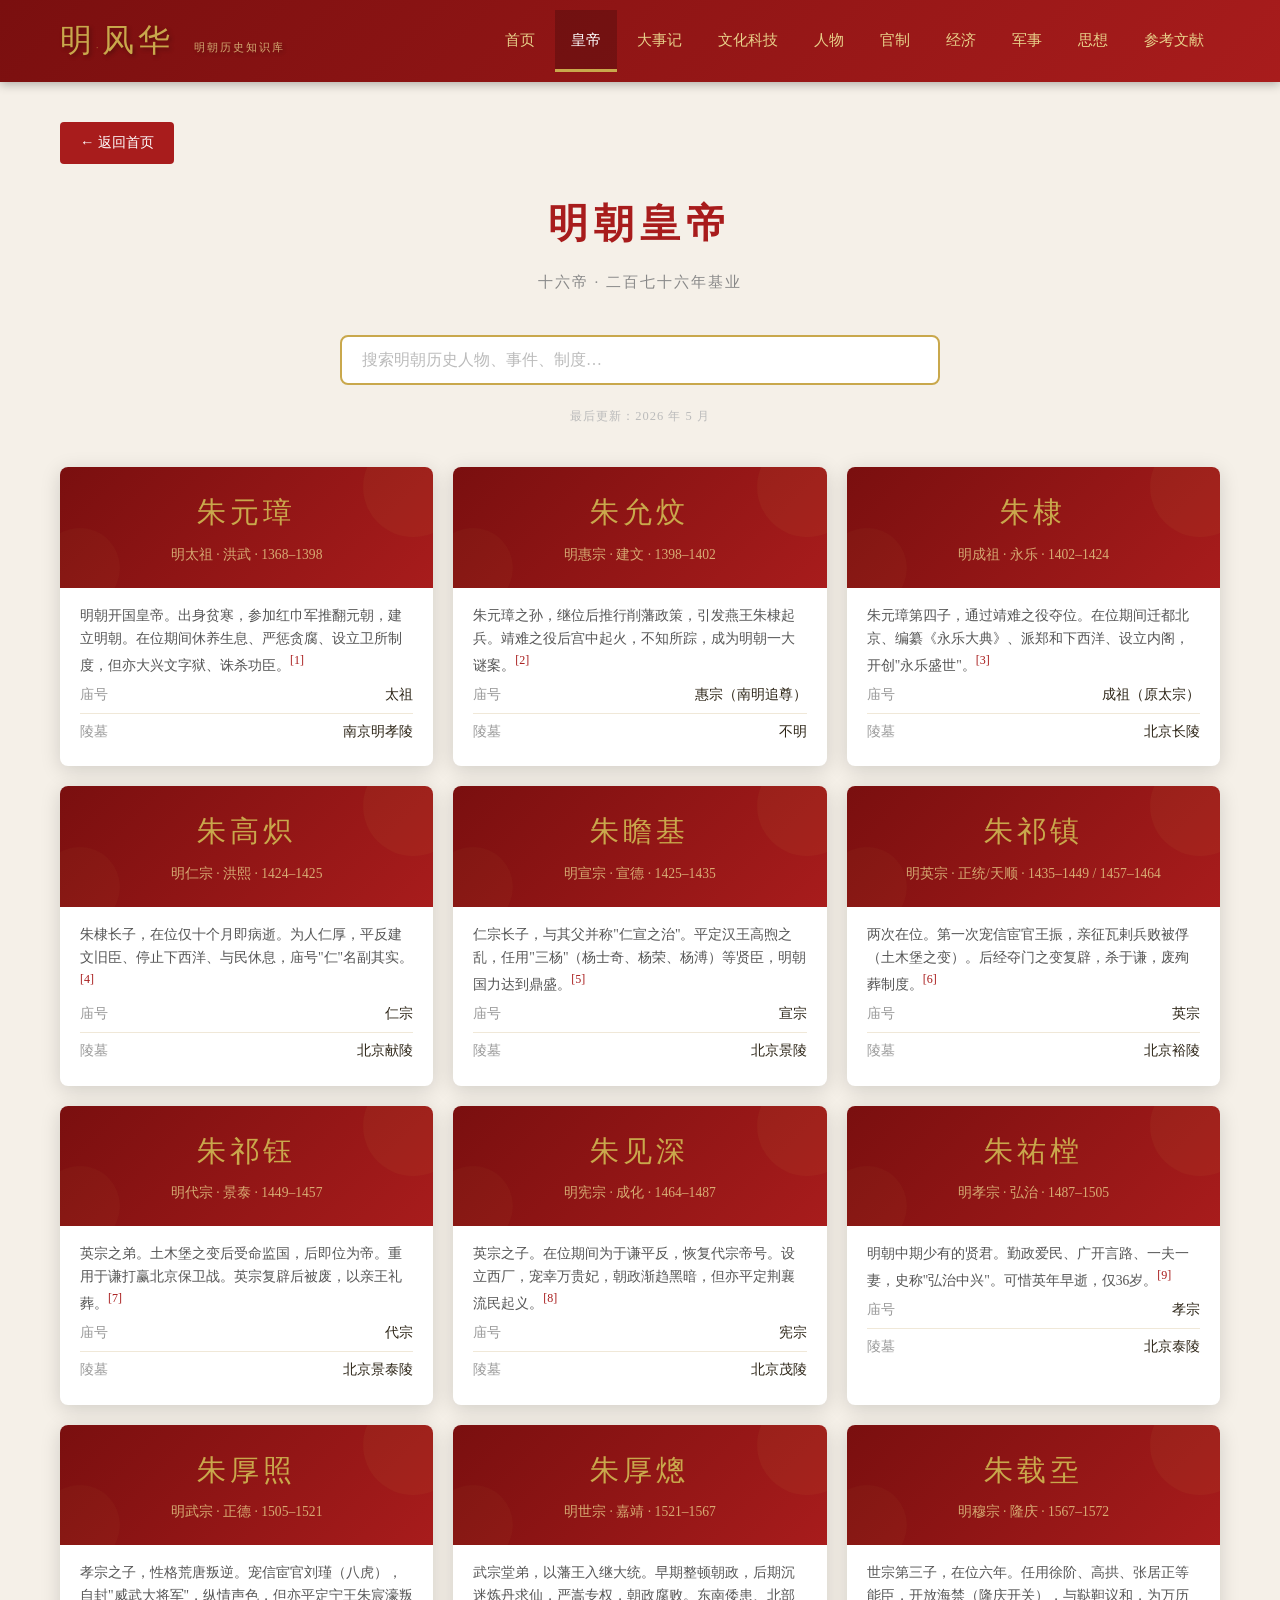
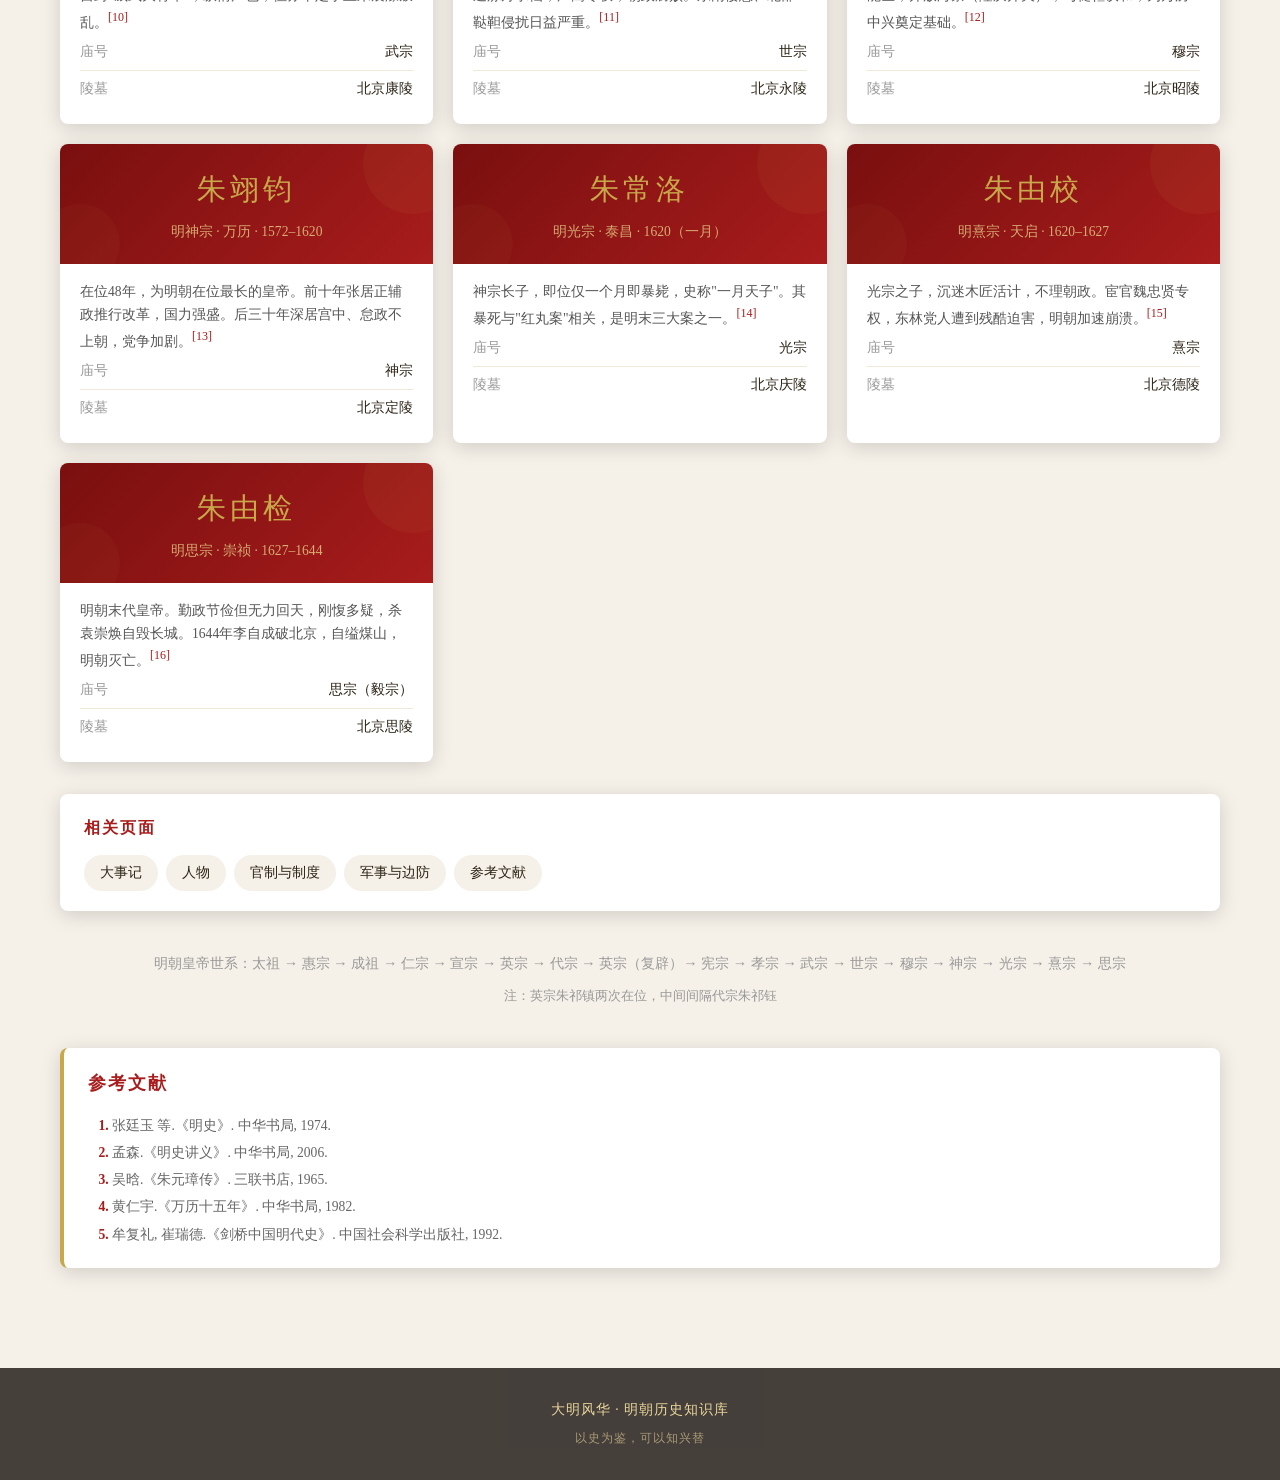
<file: pages/emperors.html>
<!DOCTYPE html>
<html lang="zh-CN">
<head>
  <meta charset="UTF-8">
  <meta name="viewport" content="width=device-width, initial-scale=1.0">
  <title>明朝皇帝 · 大明风华</title>
  <link rel="stylesheet" href="../css/style.css">
</head>
<body>
  <header class="site-header">
    <div class="header-inner">
      <div class="logo">
        明<span style="font-size:0.6rem;opacity:0.6;">·</span>风华
        <small>明朝历史知识库</small>
      </div>
      <nav>
        <ul class="nav-links">
          <li><a href="../index.html">首页</a></li>
          <li><a href="emperors.html" class="active">皇帝</a></li>
          <li><a href="events.html">大事记</a></li>
          <li><a href="culture.html">文化科技</a></li>
          <li><a href="figures.html">人物</a></li>
          <li><a href="government.html">官制</a></li>
          <li><a href="economy.html">经济</a></li>
          <li><a href="military.html">军事</a></li>
          <li><a href="thought.html">思想</a></li>
          <li><a href="references.html">参考文献</a></li>
        </ul>
      </nav>
    </div>
  </header>

  <main class="container">
    <a href="../index.html" class="back-home">&larr; 返回首页</a>
    <h1 class="page-title">明朝皇帝</h1>
    <p class="page-subtitle">十六帝 · 二百七十六年基业</p>

    <div class="search-box">
      <input type="text" id="search-input" placeholder="搜索明朝历史人物、事件、制度…" autocomplete="off">
      <div class="search-results" id="search-results"></div>
    </div>

    <div class="last-updated">最后更新：2026 年 5 月</div>

    <div class="emperor-list">
      <div class="emperor-card">
        <div class="header">
          <div class="name">朱元璋</div>
          <div class="reign">明太祖 · 洪武 · 1368–1398</div>
        </div>
        <div class="body">
          <p>明朝开国皇帝。出身贫寒，参加红巾军推翻元朝，建立明朝。在位期间休养生息、严惩贪腐、设立卫所制度，但亦大兴文字狱、诛杀功臣。<sup class="ref">[1]</sup></p>
          <div class="info-row"><span class="label">庙号</span><span class="value">太祖</span></div>
          <div class="info-row"><span class="label">陵墓</span><span class="value">南京明孝陵</span></div>
        </div>
      </div>

      <div class="emperor-card">
        <div class="header">
          <div class="name">朱允炆</div>
          <div class="reign">明惠宗 · 建文 · 1398–1402</div>
        </div>
        <div class="body">
          <p>朱元璋之孙，继位后推行削藩政策，引发燕王朱棣起兵。靖难之役后宫中起火，不知所踪，成为明朝一大谜案。<sup class="ref">[2]</sup></p>
          <div class="info-row"><span class="label">庙号</span><span class="value">惠宗（南明追尊）</span></div>
          <div class="info-row"><span class="label">陵墓</span><span class="value">不明</span></div>
        </div>
      </div>

      <div class="emperor-card">
        <div class="header">
          <div class="name">朱棣</div>
          <div class="reign">明成祖 · 永乐 · 1402–1424</div>
        </div>
        <div class="body">
          <p>朱元璋第四子，通过靖难之役夺位。在位期间迁都北京、编纂《永乐大典》、派郑和下西洋、设立内阁，开创"永乐盛世"。<sup class="ref">[3]</sup></p>
          <div class="info-row"><span class="label">庙号</span><span class="value">成祖（原太宗）</span></div>
          <div class="info-row"><span class="label">陵墓</span><span class="value">北京长陵</span></div>
        </div>
      </div>

      <div class="emperor-card">
        <div class="header">
          <div class="name">朱高炽</div>
          <div class="reign">明仁宗 · 洪熙 · 1424–1425</div>
        </div>
        <div class="body">
          <p>朱棣长子，在位仅十个月即病逝。为人仁厚，平反建文旧臣、停止下西洋、与民休息，庙号"仁"名副其实。<sup class="ref">[4]</sup></p>
          <div class="info-row"><span class="label">庙号</span><span class="value">仁宗</span></div>
          <div class="info-row"><span class="label">陵墓</span><span class="value">北京献陵</span></div>
        </div>
      </div>

      <div class="emperor-card">
        <div class="header">
          <div class="name">朱瞻基</div>
          <div class="reign">明宣宗 · 宣德 · 1425–1435</div>
        </div>
        <div class="body">
          <p>仁宗长子，与其父并称"仁宣之治"。平定汉王高煦之乱，任用"三杨"（杨士奇、杨荣、杨溥）等贤臣，明朝国力达到鼎盛。<sup class="ref">[5]</sup></p>
          <div class="info-row"><span class="label">庙号</span><span class="value">宣宗</span></div>
          <div class="info-row"><span class="label">陵墓</span><span class="value">北京景陵</span></div>
        </div>
      </div>

      <div class="emperor-card">
        <div class="header">
          <div class="name">朱祁镇</div>
          <div class="reign">明英宗 · 正统/天顺 · 1435–1449 / 1457–1464</div>
        </div>
        <div class="body">
          <p>两次在位。第一次宠信宦官王振，亲征瓦剌兵败被俘（土木堡之变）。后经夺门之变复辟，杀于谦，废殉葬制度。<sup class="ref">[6]</sup></p>
          <div class="info-row"><span class="label">庙号</span><span class="value">英宗</span></div>
          <div class="info-row"><span class="label">陵墓</span><span class="value">北京裕陵</span></div>
        </div>
      </div>

      <div class="emperor-card">
        <div class="header">
          <div class="name">朱祁钰</div>
          <div class="reign">明代宗 · 景泰 · 1449–1457</div>
        </div>
        <div class="body">
          <p>英宗之弟。土木堡之变后受命监国，后即位为帝。重用于谦打赢北京保卫战。英宗复辟后被废，以亲王礼葬。<sup class="ref">[7]</sup></p>
          <div class="info-row"><span class="label">庙号</span><span class="value">代宗</span></div>
          <div class="info-row"><span class="label">陵墓</span><span class="value">北京景泰陵</span></div>
        </div>
      </div>

      <div class="emperor-card">
        <div class="header">
          <div class="name">朱见深</div>
          <div class="reign">明宪宗 · 成化 · 1464–1487</div>
        </div>
        <div class="body">
          <p>英宗之子。在位期间为于谦平反，恢复代宗帝号。设立西厂，宠幸万贵妃，朝政渐趋黑暗，但亦平定荆襄流民起义。<sup class="ref">[8]</sup></p>
          <div class="info-row"><span class="label">庙号</span><span class="value">宪宗</span></div>
          <div class="info-row"><span class="label">陵墓</span><span class="value">北京茂陵</span></div>
        </div>
      </div>

      <div class="emperor-card">
        <div class="header">
          <div class="name">朱祐樘</div>
          <div class="reign">明孝宗 · 弘治 · 1487–1505</div>
        </div>
        <div class="body">
          <p>明朝中期少有的贤君。勤政爱民、广开言路、一夫一妻，史称"弘治中兴"。可惜英年早逝，仅36岁。<sup class="ref">[9]</sup></p>
          <div class="info-row"><span class="label">庙号</span><span class="value">孝宗</span></div>
          <div class="info-row"><span class="label">陵墓</span><span class="value">北京泰陵</span></div>
        </div>
      </div>

      <div class="emperor-card">
        <div class="header">
          <div class="name">朱厚照</div>
          <div class="reign">明武宗 · 正德 · 1505–1521</div>
        </div>
        <div class="body">
          <p>孝宗之子，性格荒唐叛逆。宠信宦官刘瑾（八虎），自封"威武大将军"，纵情声色，但亦平定宁王朱宸濠叛乱。<sup class="ref">[10]</sup></p>
          <div class="info-row"><span class="label">庙号</span><span class="value">武宗</span></div>
          <div class="info-row"><span class="label">陵墓</span><span class="value">北京康陵</span></div>
        </div>
      </div>

      <div class="emperor-card">
        <div class="header">
          <div class="name">朱厚熜</div>
          <div class="reign">明世宗 · 嘉靖 · 1521–1567</div>
        </div>
        <div class="body">
          <p>武宗堂弟，以藩王入继大统。早期整顿朝政，后期沉迷炼丹求仙，严嵩专权，朝政腐败。东南倭患、北部鞑靼侵扰日益严重。<sup class="ref">[11]</sup></p>
          <div class="info-row"><span class="label">庙号</span><span class="value">世宗</span></div>
          <div class="info-row"><span class="label">陵墓</span><span class="value">北京永陵</span></div>
        </div>
      </div>

      <div class="emperor-card">
        <div class="header">
          <div class="name">朱载坖</div>
          <div class="reign">明穆宗 · 隆庆 · 1567–1572</div>
        </div>
        <div class="body">
          <p>世宗第三子，在位六年。任用徐阶、高拱、张居正等能臣，开放海禁（隆庆开关），与鞑靼议和，为万历中兴奠定基础。<sup class="ref">[12]</sup></p>
          <div class="info-row"><span class="label">庙号</span><span class="value">穆宗</span></div>
          <div class="info-row"><span class="label">陵墓</span><span class="value">北京昭陵</span></div>
        </div>
      </div>

      <div class="emperor-card">
        <div class="header">
          <div class="name">朱翊钧</div>
          <div class="reign">明神宗 · 万历 · 1572–1620</div>
        </div>
        <div class="body">
          <p>在位48年，为明朝在位最长的皇帝。前十年张居正辅政推行改革，国力强盛。后三十年深居宫中、怠政不上朝，党争加剧。<sup class="ref">[13]</sup></p>
          <div class="info-row"><span class="label">庙号</span><span class="value">神宗</span></div>
          <div class="info-row"><span class="label">陵墓</span><span class="value">北京定陵</span></div>
        </div>
      </div>

      <div class="emperor-card">
        <div class="header">
          <div class="name">朱常洛</div>
          <div class="reign">明光宗 · 泰昌 · 1620（一月）</div>
        </div>
        <div class="body">
          <p>神宗长子，即位仅一个月即暴毙，史称"一月天子"。其暴死与"红丸案"相关，是明末三大案之一。<sup class="ref">[14]</sup></p>
          <div class="info-row"><span class="label">庙号</span><span class="value">光宗</span></div>
          <div class="info-row"><span class="label">陵墓</span><span class="value">北京庆陵</span></div>
        </div>
      </div>

      <div class="emperor-card">
        <div class="header">
          <div class="name">朱由校</div>
          <div class="reign">明熹宗 · 天启 · 1620–1627</div>
        </div>
        <div class="body">
          <p>光宗之子，沉迷木匠活计，不理朝政。宦官魏忠贤专权，东林党人遭到残酷迫害，明朝加速崩溃。<sup class="ref">[15]</sup></p>
          <div class="info-row"><span class="label">庙号</span><span class="value">熹宗</span></div>
          <div class="info-row"><span class="label">陵墓</span><span class="value">北京德陵</span></div>
        </div>
      </div>

      <div class="emperor-card">
        <div class="header">
          <div class="name">朱由检</div>
          <div class="reign">明思宗 · 崇祯 · 1627–1644</div>
        </div>
        <div class="body">
          <p>明朝末代皇帝。勤政节俭但无力回天，刚愎多疑，杀袁崇焕自毁长城。1644年李自成破北京，自缢煤山，明朝灭亡。<sup class="ref">[16]</sup></p>
          <div class="info-row"><span class="label">庙号</span><span class="value">思宗（毅宗）</span></div>
          <div class="info-row"><span class="label">陵墓</span><span class="value">北京思陵</span></div>
        </div>
      </div>
    </div>

    <div class="related-links">
      <h3>相关页面</h3>
      <ul>
        <li><a href="events.html">大事记</a></li>
        <li><a href="figures.html">人物</a></li>
        <li><a href="government.html">官制与制度</a></li>
        <li><a href="military.html">军事与边防</a></li>
        <li><a href="references.html">参考文献</a></li>
      </ul>
    </div>

    <div style="text-align:center;margin-top:40px;color:#999;font-size:0.9rem;line-height:1.8;">
      <p>明朝皇帝世系：太祖 → 惠宗 → 成祖 → 仁宗 → 宣宗 → 英宗 → 代宗 → 英宗（复辟）→ 宪宗 → 孝宗 → 武宗 → 世宗 → 穆宗 → 神宗 → 光宗 → 熹宗 → 思宗</p>
      <p style="margin-top:8px;font-size:0.8rem;">注：英宗朱祁镇两次在位，中间间隔代宗朱祁钰</p>
    </div>
    <div class="refs-list">
      <h3>参考文献</h3>
      <ol>
        <li>张廷玉 等.《明史》. 中华书局, 1974.</li>
        <li>孟森.《明史讲义》. 中华书局, 2006.</li>
        <li>吴晗.《朱元璋传》. 三联书店, 1965.</li>
        <li>黄仁宇.《万历十五年》. 中华书局, 1982.</li>
        <li>牟复礼, 崔瑞德.《剑桥中国明代史》. 中国社会科学出版社, 1992.</li>
      </ol>
    </div>
  </main>

  <script src="../js/main.js"></script>

  <footer class="site-footer">
    <p>大明风华 · 明朝历史知识库</p>
    <p style="margin-top:6px;font-size:0.75rem;opacity:0.6;">以史为鉴，可以知兴替</p>
  </footer>
</body>
</html>
</file>
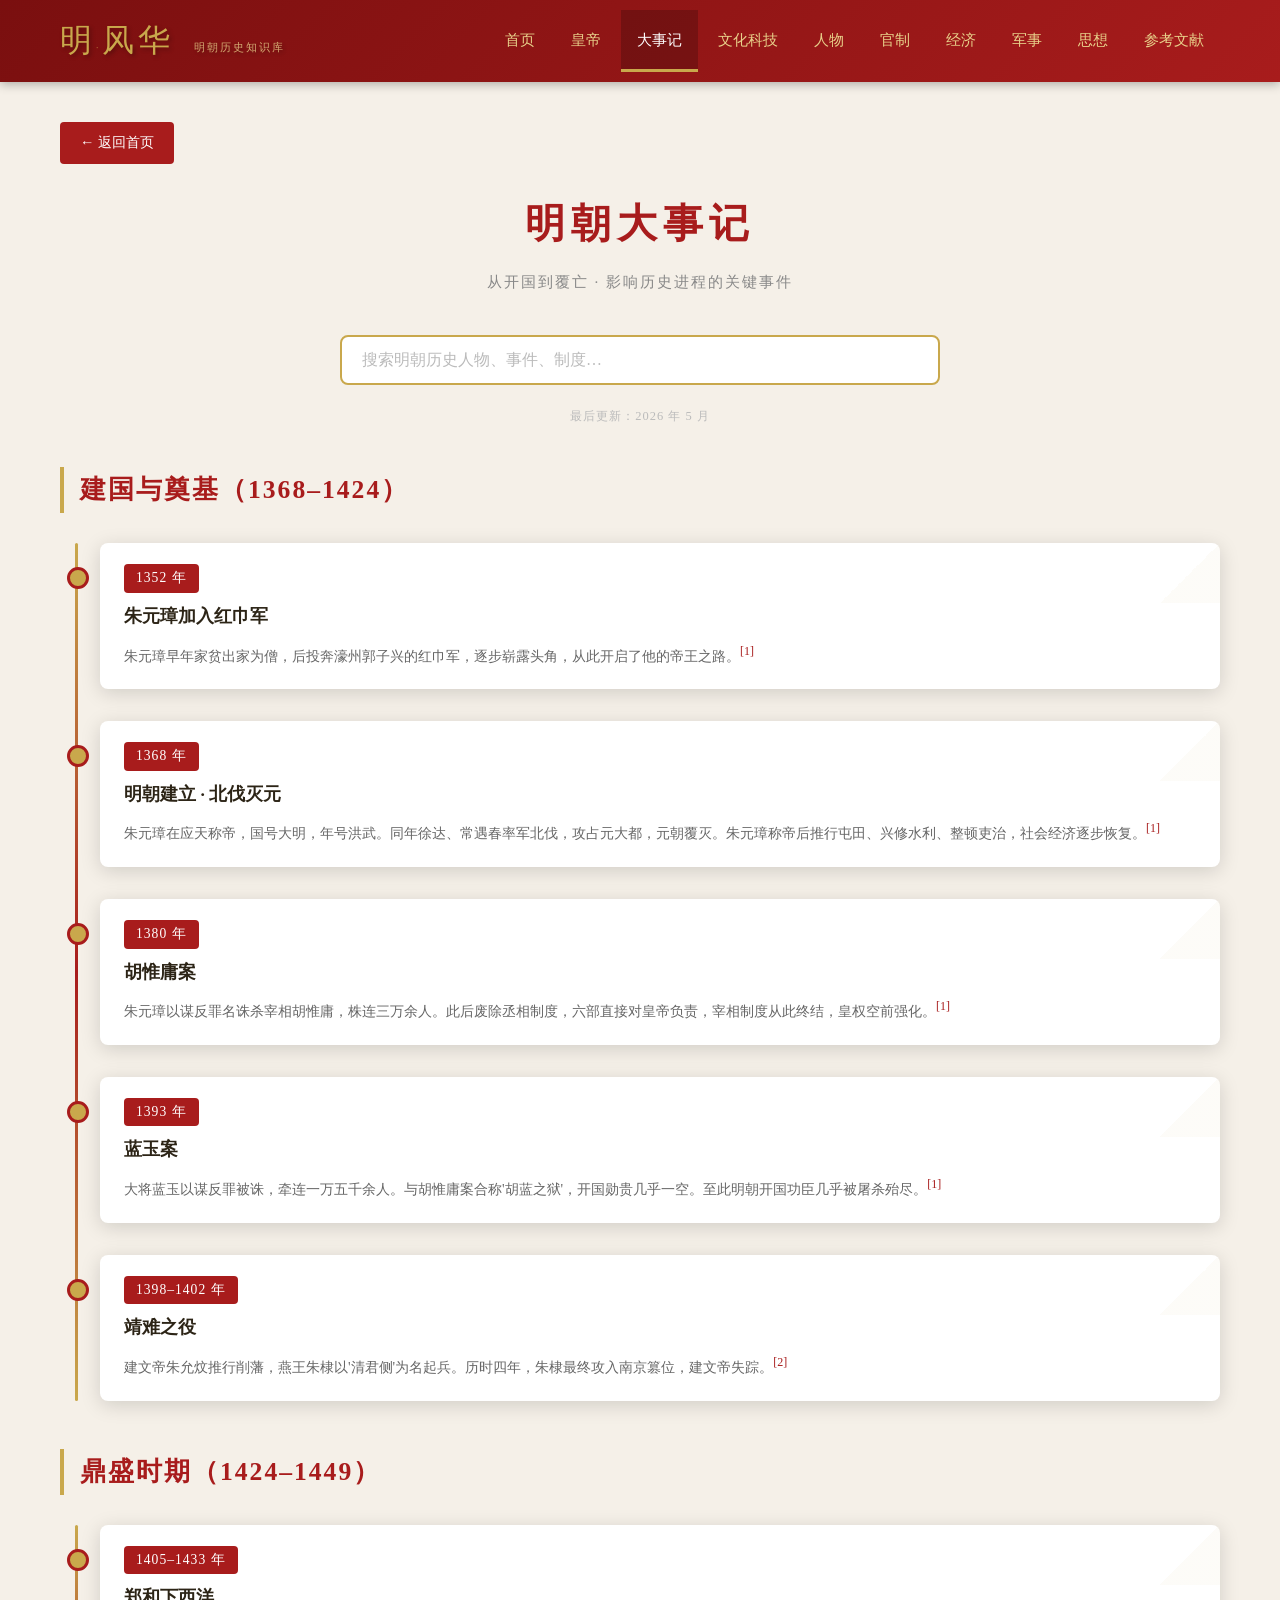
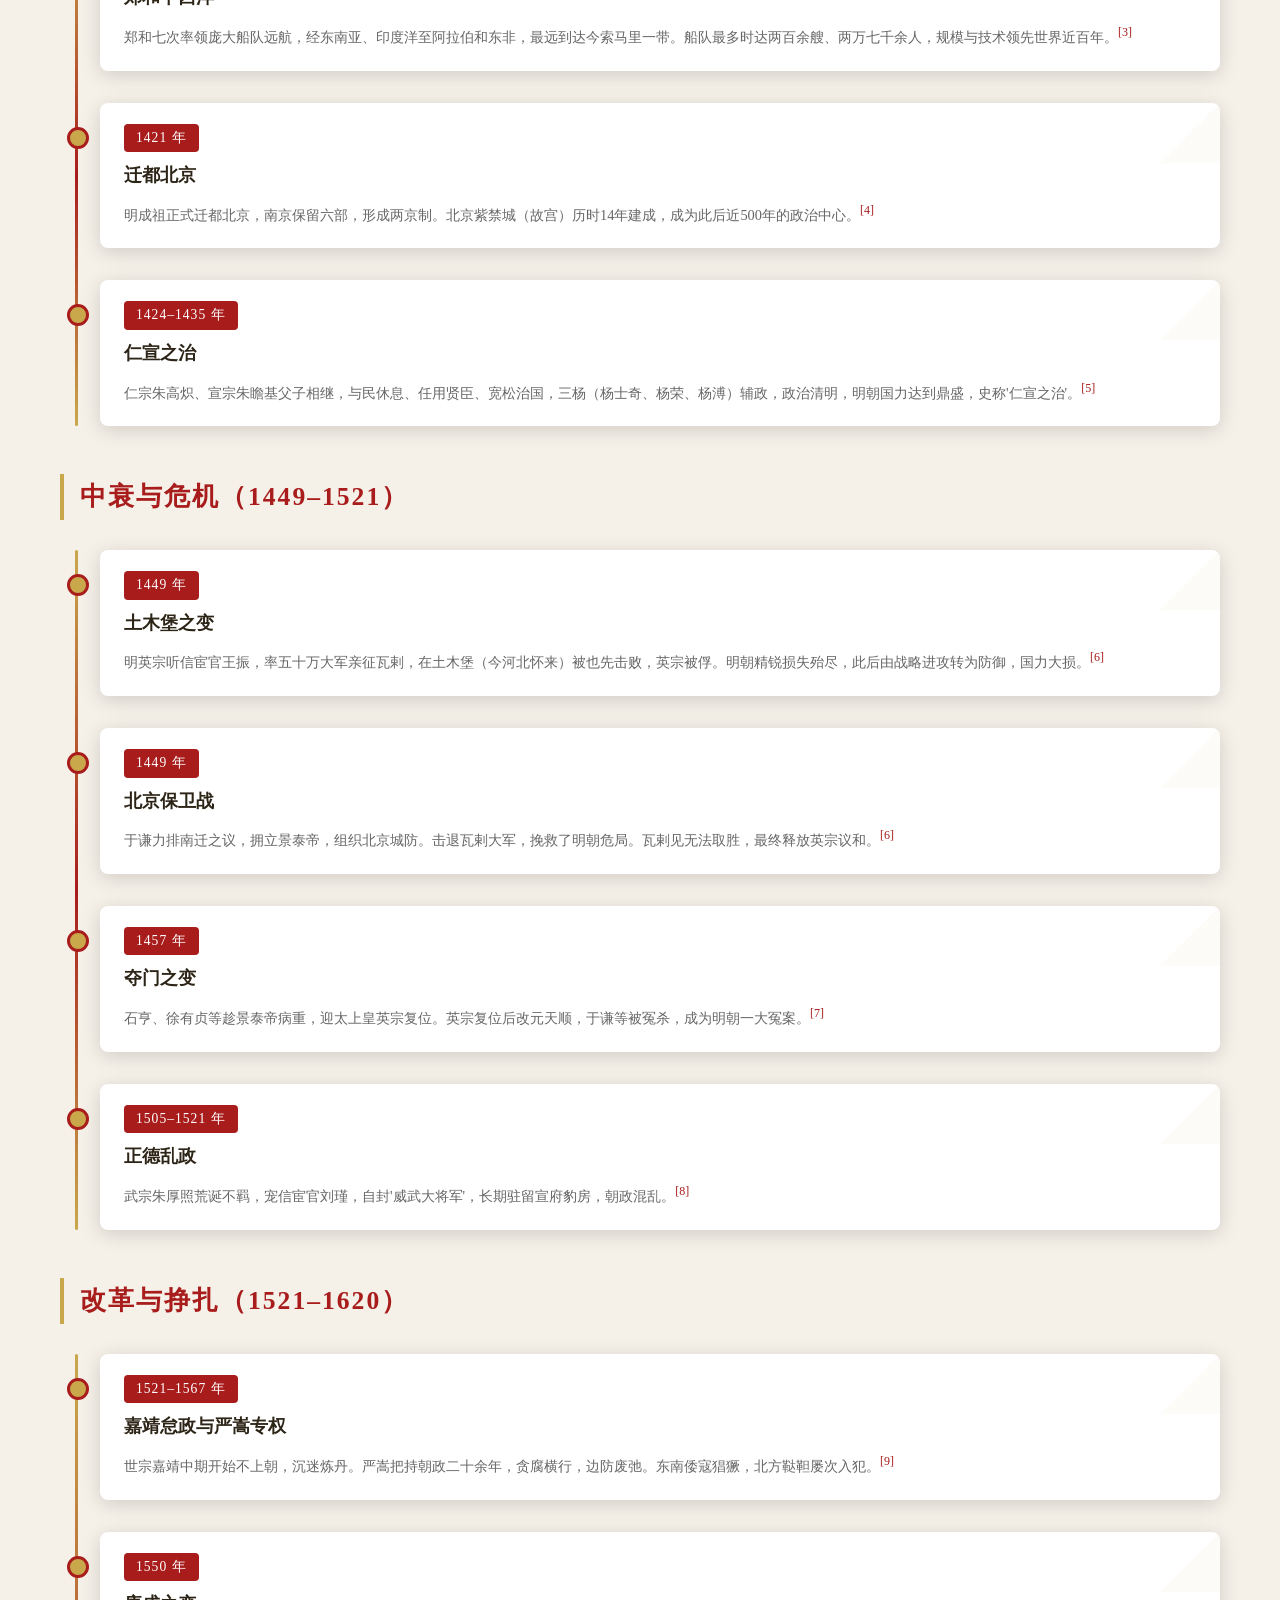
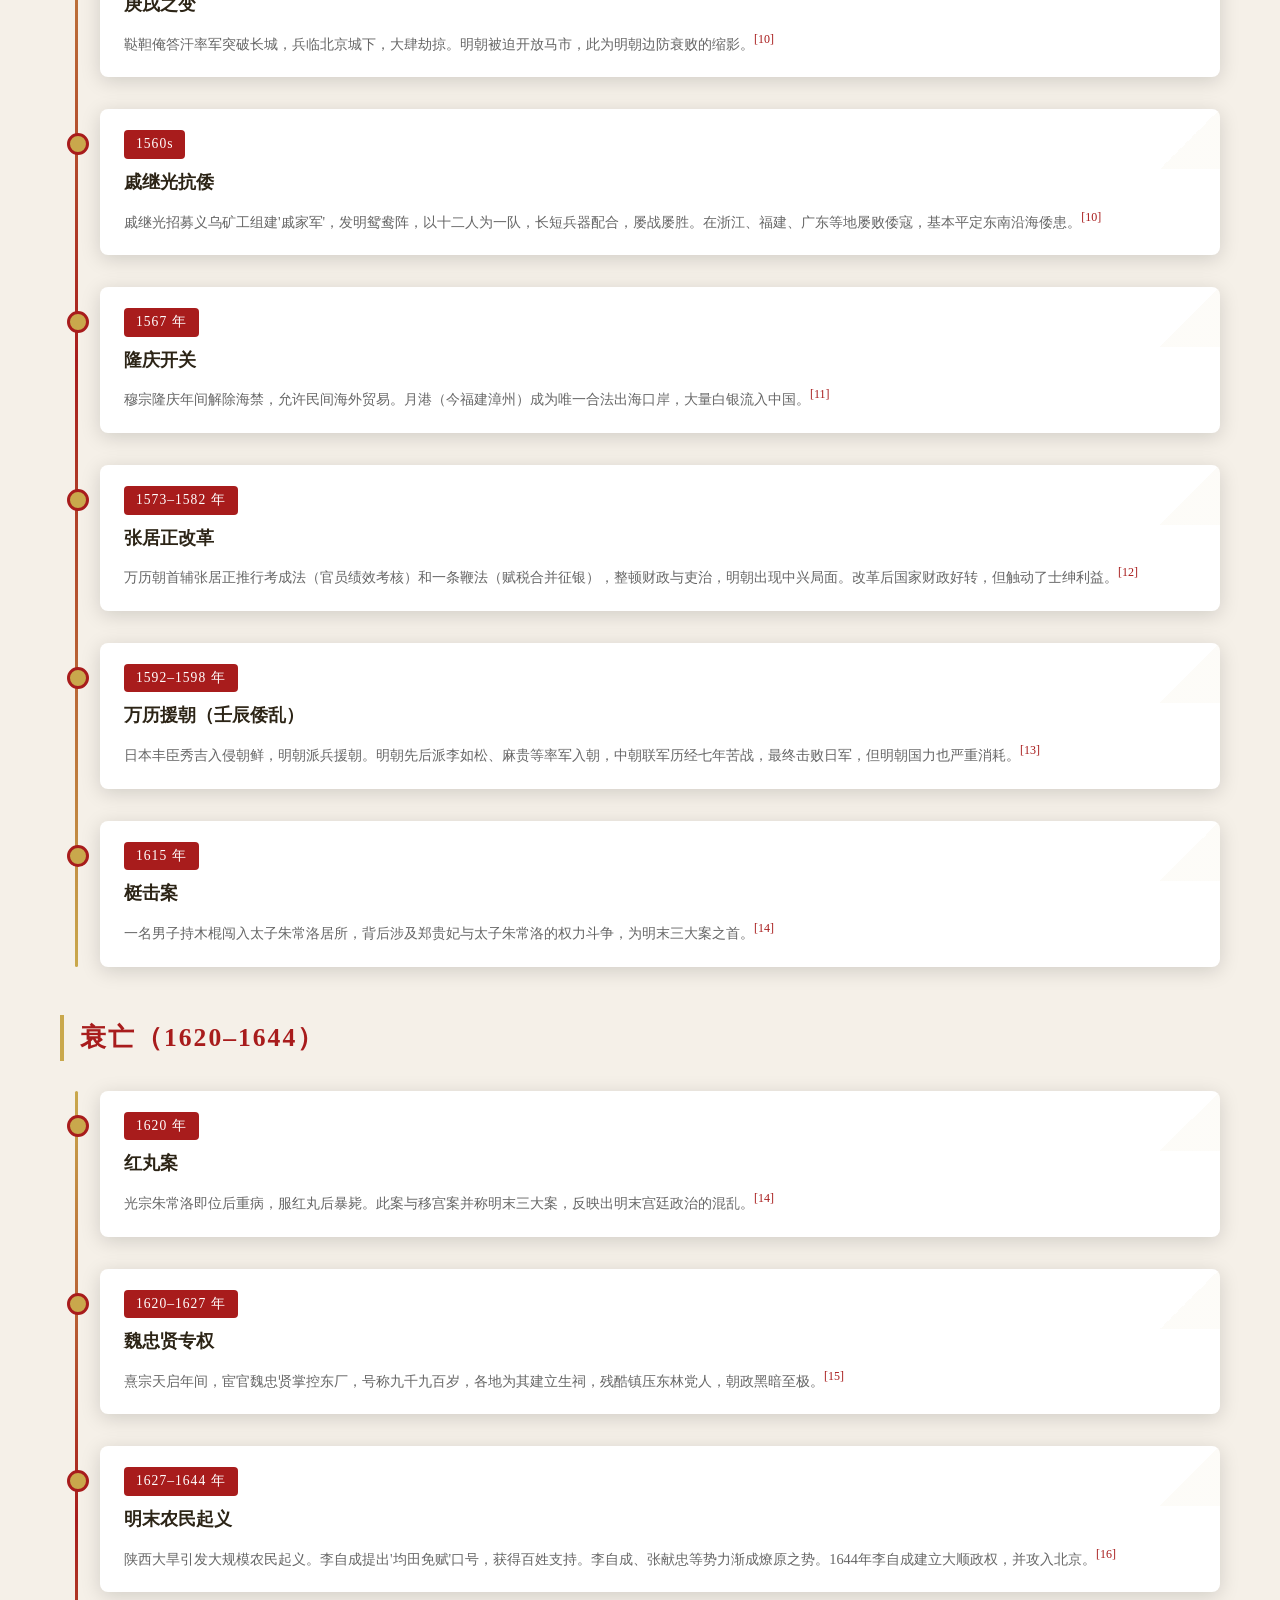
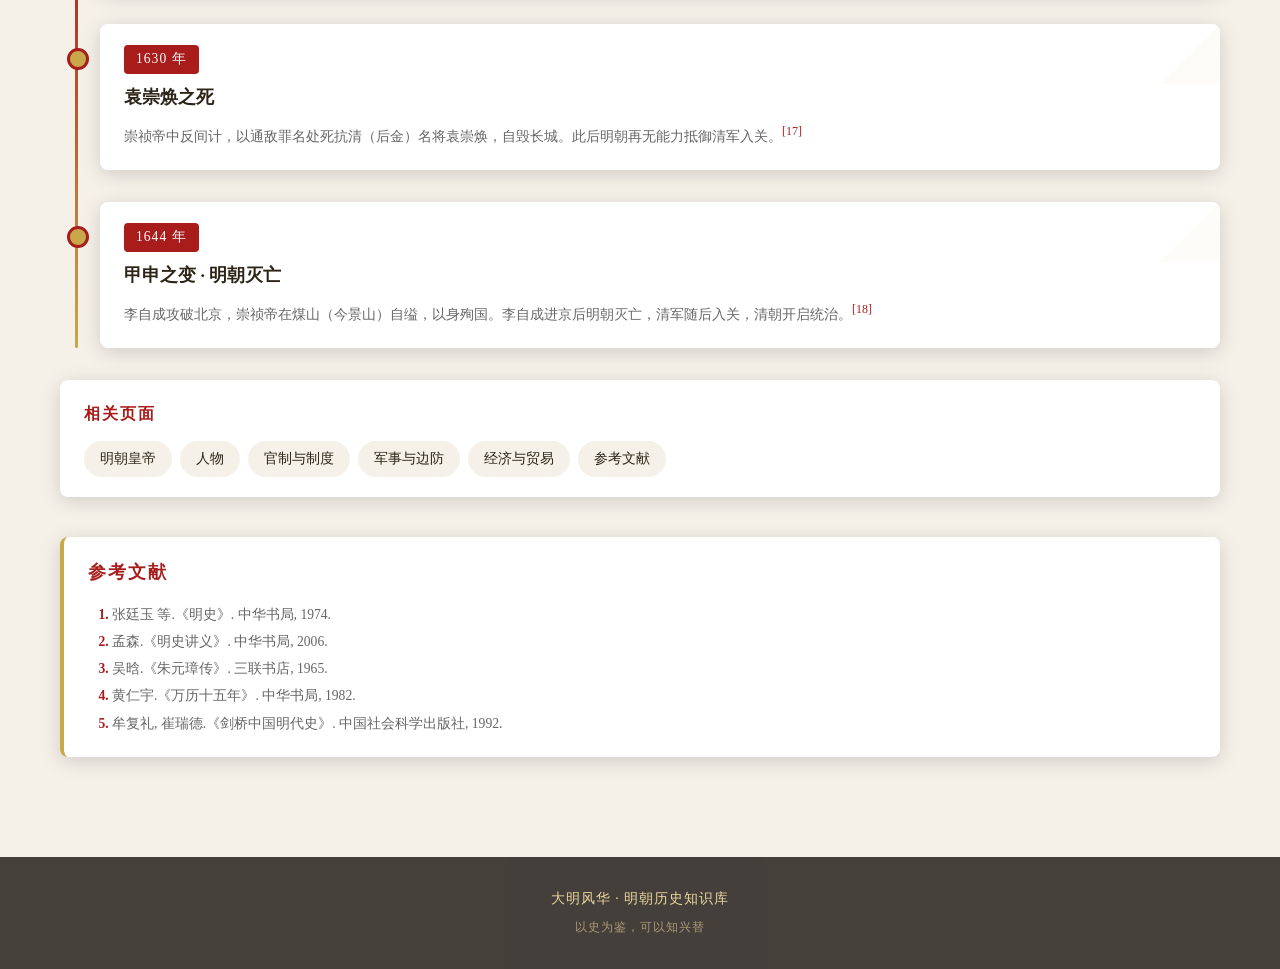
<file: pages/events.html>
<!DOCTYPE html>
<html lang="zh-CN">
<head>
  <meta charset="UTF-8">
  <meta name="viewport" content="width=device-width, initial-scale=1.0">
  <title>大事记 · 大明风华</title>
  <link rel="stylesheet" href="../css/style.css">
</head>
<body>
  <header class="site-header">
    <div class="header-inner">
      <div class="logo">
        明<span style="font-size:0.6rem;opacity:0.6;">·</span>风华
        <small>明朝历史知识库</small>
      </div>
      <nav>
        <ul class="nav-links">
          <li><a href="../index.html">首页</a></li>
          <li><a href="emperors.html">皇帝</a></li>
          <li><a href="events.html" class="active">大事记</a></li>
          <li><a href="culture.html">文化科技</a></li>
          <li><a href="figures.html">人物</a></li>
          <li><a href="government.html">官制</a></li>
          <li><a href="economy.html">经济</a></li>
          <li><a href="military.html">军事</a></li>
          <li><a href="thought.html">思想</a></li>
          <li><a href="references.html">参考文献</a></li>
        </ul>
      </nav>
    </div>
  </header>

  <main class="container">
    <a href="../index.html" class="back-home">&larr; 返回首页</a>
    <h1 class="page-title">明朝大事记</h1>
    <p class="page-subtitle">从开国到覆亡 · 影响历史进程的关键事件</p>

    <div class="search-box">
      <input type="text" id="search-input" placeholder="搜索明朝历史人物、事件、制度…" autocomplete="off">
      <div class="search-results" id="search-results"></div>
    </div>
    <div class="last-updated">最后更新：2026 年 5 月</div>

    <h2 class="section-title">建国与奠基（1368–1424）</h2>
    <div class="timeline">
      <div class="timeline-item">
        <span class="year">1352 年</span>
        <h3>朱元璋加入红巾军</h3>
        <p>朱元璋早年家贫出家为僧，后投奔濠州郭子兴的红巾军，逐步崭露头角，从此开启了他的帝王之路。<sup class="ref">[1]</sup></p>
      </div>
      <div class="timeline-item">
        <span class="year">1368 年</span>
        <h3>明朝建立 · 北伐灭元</h3>
        <p>朱元璋在应天称帝，国号大明，年号洪武。同年徐达、常遇春率军北伐，攻占元大都，元朝覆灭。朱元璋称帝后推行屯田、兴修水利、整顿吏治，社会经济逐步恢复。<sup class="ref">[1]</sup></p>
      </div>
      <div class="timeline-item">
        <span class="year">1380 年</span>
        <h3>胡惟庸案</h3>
        <p>朱元璋以谋反罪名诛杀宰相胡惟庸，株连三万余人。此后废除丞相制度，六部直接对皇帝负责，宰相制度从此终结，皇权空前强化。<sup class="ref">[1]</sup></p>
      </div>
      <div class="timeline-item">
        <span class="year">1393 年</span>
        <h3>蓝玉案</h3>
        <p>大将蓝玉以谋反罪被诛，牵连一万五千余人。与胡惟庸案合称'胡蓝之狱'，开国勋贵几乎一空。至此明朝开国功臣几乎被屠杀殆尽。<sup class="ref">[1]</sup></p>
      </div>
      <div class="timeline-item">
        <span class="year">1398–1402 年</span>
        <h3>靖难之役</h3>
        <p>建文帝朱允炆推行削藩，燕王朱棣以'清君侧'为名起兵。历时四年，朱棣最终攻入南京篡位，建文帝失踪。<sup class="ref">[2]</sup></p>
      </div>
    </div>

    <h2 class="section-title">鼎盛时期（1424–1449）</h2>
    <div class="timeline">
      <div class="timeline-item">
        <span class="year">1405–1433 年</span>
        <h3>郑和下西洋</h3>
        <p>郑和七次率领庞大船队远航，经东南亚、印度洋至阿拉伯和东非，最远到达今索马里一带。船队最多时达两百余艘、两万七千余人，规模与技术领先世界近百年。<sup class="ref">[3]</sup></p>
      </div>
      <div class="timeline-item">
        <span class="year">1421 年</span>
        <h3>迁都北京</h3>
        <p>明成祖正式迁都北京，南京保留六部，形成两京制。北京紫禁城（故宫）历时14年建成，成为此后近500年的政治中心。<sup class="ref">[4]</sup></p>
      </div>
      <div class="timeline-item">
        <span class="year">1424–1435 年</span>
        <h3>仁宣之治</h3>
        <p>仁宗朱高炽、宣宗朱瞻基父子相继，与民休息、任用贤臣、宽松治国，三杨（杨士奇、杨荣、杨溥）辅政，政治清明，明朝国力达到鼎盛，史称'仁宣之治'。<sup class="ref">[5]</sup></p>
      </div>
    </div>

    <h2 class="section-title">中衰与危机（1449–1521）</h2>
    <div class="timeline">
      <div class="timeline-item">
        <span class="year">1449 年</span>
        <h3>土木堡之变</h3>
        <p>明英宗听信宦官王振，率五十万大军亲征瓦剌，在土木堡（今河北怀来）被也先击败，英宗被俘。明朝精锐损失殆尽，此后由战略进攻转为防御，国力大损。<sup class="ref">[6]</sup></p>
      </div>
      <div class="timeline-item">
        <span class="year">1449 年</span>
        <h3>北京保卫战</h3>
        <p>于谦力排南迁之议，拥立景泰帝，组织北京城防。击退瓦剌大军，挽救了明朝危局。瓦剌见无法取胜，最终释放英宗议和。<sup class="ref">[6]</sup></p>
      </div>
      <div class="timeline-item">
        <span class="year">1457 年</span>
        <h3>夺门之变</h3>
        <p>石亨、徐有贞等趁景泰帝病重，迎太上皇英宗复位。英宗复位后改元天顺，于谦等被冤杀，成为明朝一大冤案。<sup class="ref">[7]</sup></p>
      </div>
      <div class="timeline-item">
        <span class="year">1505–1521 年</span>
        <h3>正德乱政</h3>
        <p>武宗朱厚照荒诞不羁，宠信宦官刘瑾，自封'威武大将军'，长期驻留宣府豹房，朝政混乱。<sup class="ref">[8]</sup></p>
      </div>
    </div>

    <h2 class="section-title">改革与挣扎（1521–1620）</h2>
    <div class="timeline">
      <div class="timeline-item">
        <span class="year">1521–1567 年</span>
        <h3>嘉靖怠政与严嵩专权</h3>
        <p>世宗嘉靖中期开始不上朝，沉迷炼丹。严嵩把持朝政二十余年，贪腐横行，边防废弛。东南倭寇猖獗，北方鞑靼屡次入犯。<sup class="ref">[9]</sup></p>
      </div>
      <div class="timeline-item">
        <span class="year">1550 年</span>
        <h3>庚戌之变</h3>
        <p>鞑靼俺答汗率军突破长城，兵临北京城下，大肆劫掠。明朝被迫开放马市，此为明朝边防衰败的缩影。<sup class="ref">[10]</sup></p>
      </div>
      <div class="timeline-item">
        <span class="year">1560s</span>
        <h3>戚继光抗倭</h3>
        <p>戚继光招募义乌矿工组建'戚家军'，发明鸳鸯阵，以十二人为一队，长短兵器配合，屡战屡胜。在浙江、福建、广东等地屡败倭寇，基本平定东南沿海倭患。<sup class="ref">[10]</sup></p>
      </div>
      <div class="timeline-item">
        <span class="year">1567 年</span>
        <h3>隆庆开关</h3>
        <p>穆宗隆庆年间解除海禁，允许民间海外贸易。月港（今福建漳州）成为唯一合法出海口岸，大量白银流入中国。<sup class="ref">[11]</sup></p>
      </div>
      <div class="timeline-item">
        <span class="year">1573–1582 年</span>
        <h3>张居正改革</h3>
        <p>万历朝首辅张居正推行考成法（官员绩效考核）和一条鞭法（赋税合并征银），整顿财政与吏治，明朝出现中兴局面。改革后国家财政好转，但触动了士绅利益。<sup class="ref">[12]</sup></p>
      </div>
      <div class="timeline-item">
        <span class="year">1592–1598 年</span>
        <h3>万历援朝（壬辰倭乱）</h3>
        <p>日本丰臣秀吉入侵朝鲜，明朝派兵援朝。明朝先后派李如松、麻贵等率军入朝，中朝联军历经七年苦战，最终击败日军，但明朝国力也严重消耗。<sup class="ref">[13]</sup></p>
      </div>
      <div class="timeline-item">
        <span class="year">1615 年</span>
        <h3>梃击案</h3>
        <p>一名男子持木棍闯入太子朱常洛居所，背后涉及郑贵妃与太子朱常洛的权力斗争，为明末三大案之首。<sup class="ref">[14]</sup></p>
      </div>
    </div>

    <h2 class="section-title">衰亡（1620–1644）</h2>
    <div class="timeline">
      <div class="timeline-item">
        <span class="year">1620 年</span>
        <h3>红丸案</h3>
        <p>光宗朱常洛即位后重病，服红丸后暴毙。此案与移宫案并称明末三大案，反映出明末宫廷政治的混乱。<sup class="ref">[14]</sup></p>
      </div>
      <div class="timeline-item">
        <span class="year">1620–1627 年</span>
        <h3>魏忠贤专权</h3>
        <p>熹宗天启年间，宦官魏忠贤掌控东厂，号称九千九百岁，各地为其建立生祠，残酷镇压东林党人，朝政黑暗至极。<sup class="ref">[15]</sup></p>
      </div>
      <div class="timeline-item">
        <span class="year">1627–1644 年</span>
        <h3>明末农民起义</h3>
        <p>陕西大旱引发大规模农民起义。李自成提出'均田免赋'口号，获得百姓支持。李自成、张献忠等势力渐成燎原之势。1644年李自成建立大顺政权，并攻入北京。<sup class="ref">[16]</sup></p>
      </div>
      <div class="timeline-item">
        <span class="year">1630 年</span>
        <h3>袁崇焕之死</h3>
        <p>崇祯帝中反间计，以通敌罪名处死抗清（后金）名将袁崇焕，自毁长城。此后明朝再无能力抵御清军入关。<sup class="ref">[17]</sup></p>
      </div>
      <div class="timeline-item">
        <span class="year">1644 年</span>
        <h3>甲申之变 · 明朝灭亡</h3>
        <p>李自成攻破北京，崇祯帝在煤山（今景山）自缢，以身殉国。李自成进京后明朝灭亡，清军随后入关，清朝开启统治。<sup class="ref">[18]</sup></p>
      </div>
    </div>

    <div class="related-links">
      <h3>相关页面</h3>
      <ul>
        <li><a href="emperors.html">明朝皇帝</a></li>
        <li><a href="figures.html">人物</a></li>
        <li><a href="government.html">官制与制度</a></li>
        <li><a href="military.html">军事与边防</a></li>
        <li><a href="economy.html">经济与贸易</a></li>
        <li><a href="references.html">参考文献</a></li>
      </ul>
    </div>

    <div class="refs-list">
      <h3>参考文献</h3>
      <ol>
        <li>张廷玉 等.《明史》. 中华书局, 1974.</li>
        <li>孟森.《明史讲义》. 中华书局, 2006.</li>
        <li>吴晗.《朱元璋传》. 三联书店, 1965.</li>
        <li>黄仁宇.《万历十五年》. 中华书局, 1982.</li>
        <li>牟复礼, 崔瑞德.《剑桥中国明代史》. 中国社会科学出版社, 1992.</li>
      </ol>
    </div>
  </main>

  <script src="../js/main.js"></script>

  <footer class="site-footer">
    <p>大明风华 · 明朝历史知识库</p>
    <p style="margin-top:6px;font-size:0.75rem;opacity:0.6;">以史为鉴，可以知兴替</p>
  </footer>
</body>
</html>
</file>
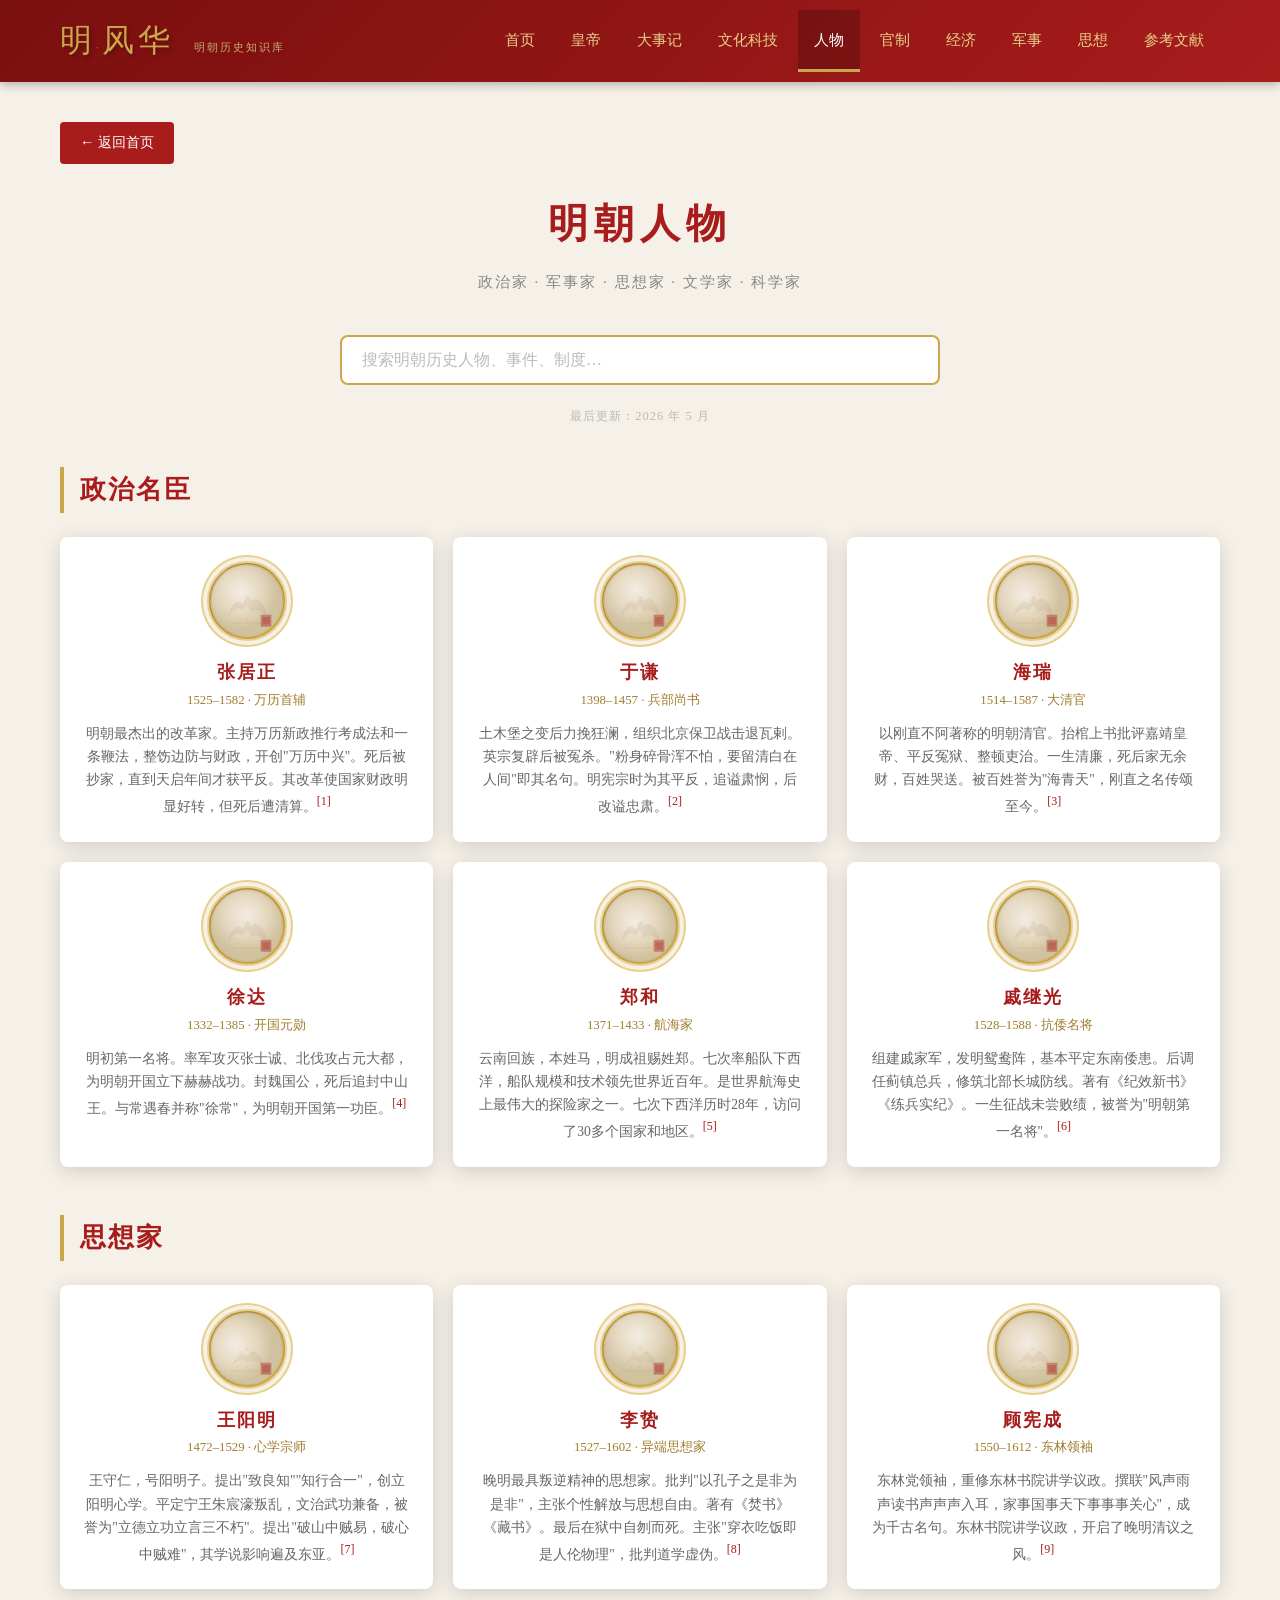
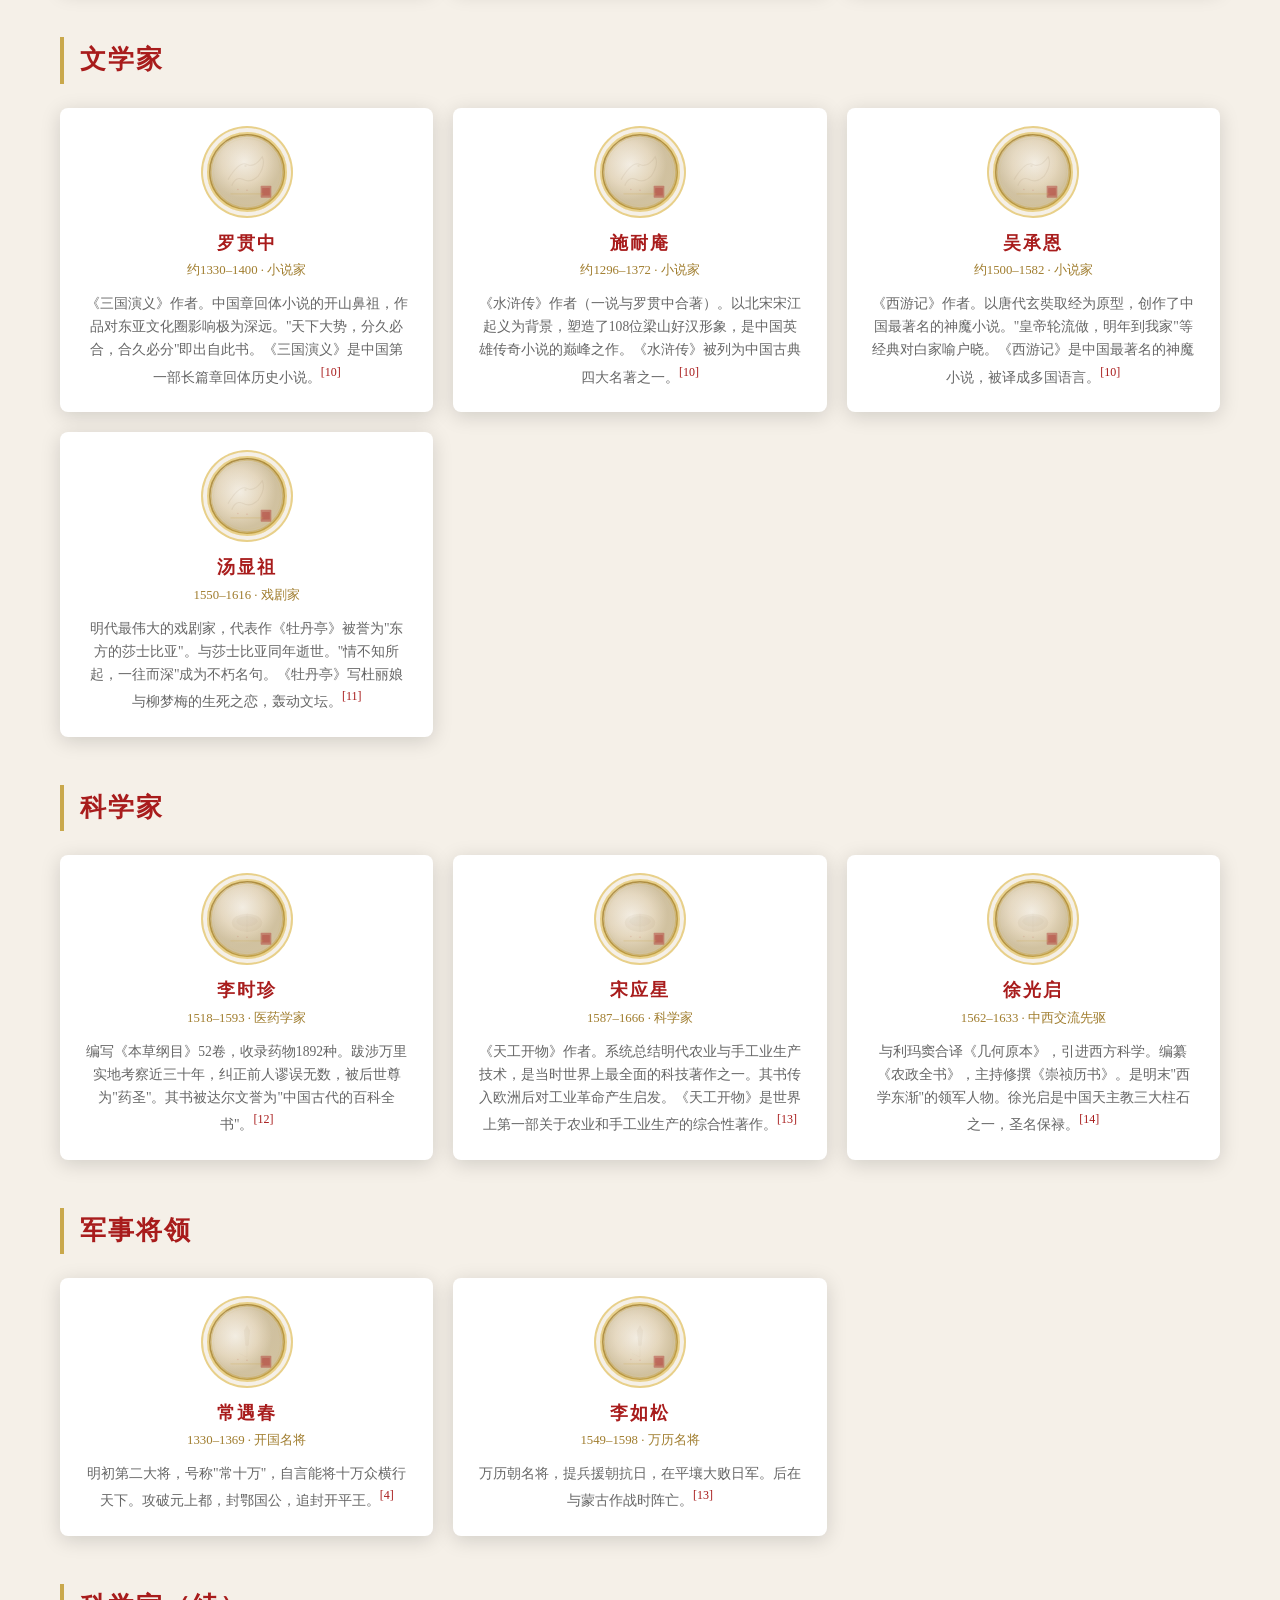
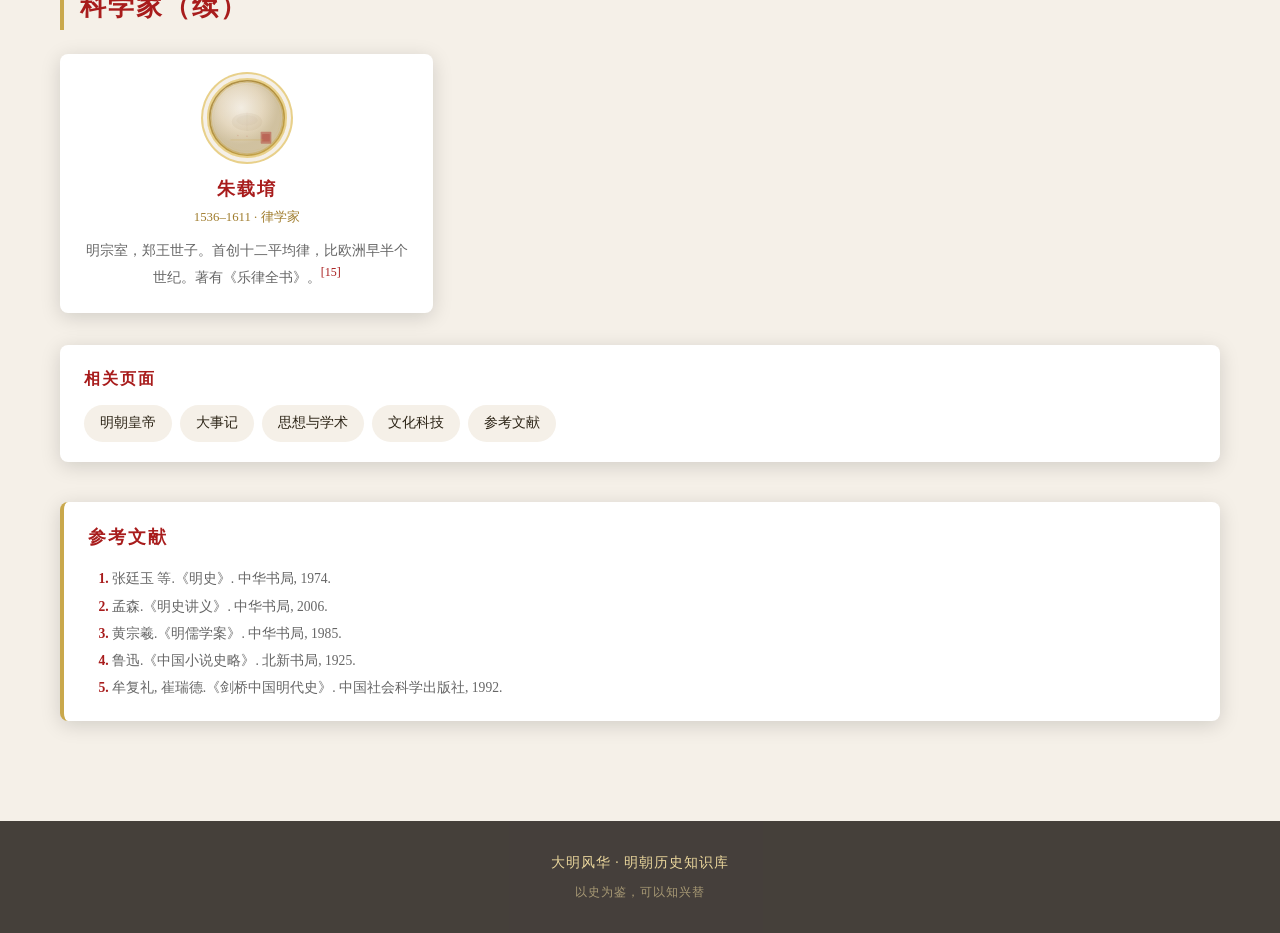
<file: pages/figures.html>
<!DOCTYPE html>
<html lang="zh-CN">
<head>
  <meta charset="UTF-8">
  <meta name="viewport" content="width=device-width, initial-scale=1.0">
  <title>人物 · 大明风华</title>
  <link rel="stylesheet" href="../css/style.css">
</head>
<body>
  <header class="site-header">
    <div class="header-inner">
      <div class="logo">
        明<span style="font-size:0.6rem;opacity:0.6;">·</span>风华
        <small>明朝历史知识库</small>
      </div>
      <nav>
        <ul class="nav-links">
          <li><a href="../index.html">首页</a></li>
          <li><a href="emperors.html">皇帝</a></li>
          <li><a href="events.html">大事记</a></li>
          <li><a href="culture.html">文化科技</a></li>
          <li><a href="figures.html" class="active">人物</a></li>
          <li><a href="government.html">官制</a></li>
          <li><a href="economy.html">经济</a></li>
          <li><a href="military.html">军事</a></li>
          <li><a href="thought.html">思想</a></li>
          <li><a href="references.html">参考文献</a></li>
        </ul>
      </nav>
    </div>
  </header>

  <main class="container">
    <a href="../index.html" class="back-home">&larr; 返回首页</a>
    <h1 class="page-title">明朝人物</h1>
    <p class="page-subtitle">政治家 · 军事家 · 思想家 · 文学家 · 科学家</p>

    <div class="search-box">
      <input type="text" id="search-input" placeholder="搜索明朝历史人物、事件、制度…" autocomplete="off">
      <div class="search-results" id="search-results"></div>
    </div>
    <div class="last-updated">最后更新：2026 年 5 月</div>

    <svg style="position:absolute;width:0;height:0;" aria-hidden="true">
      <defs>
        <radialGradient id="ink1" cx="42%" cy="38%"><stop offset="0%" stop-color="#f5f0e8" stop-opacity="0.95"/><stop offset="60%" stop-color="#e8dcc8" stop-opacity="0.9"/><stop offset="100%" stop-color="#d4c8b0" stop-opacity="0.85"/></radialGradient>
        <radialGradient id="ink2" cx="45%" cy="35%"><stop offset="0%" stop-color="#f5f0e8" stop-opacity="0.95"/><stop offset="60%" stop-color="#e8dcc8" stop-opacity="0.9"/><stop offset="100%" stop-color="#d4c8b0" stop-opacity="0.85"/></radialGradient>
        <radialGradient id="ink3" cx="38%" cy="42%"><stop offset="0%" stop-color="#f5f0e8" stop-opacity="0.95"/><stop offset="60%" stop-color="#e8dcc8" stop-opacity="0.9"/><stop offset="100%" stop-color="#d4c8b0" stop-opacity="0.85"/></radialGradient>
        <radialGradient id="ink4" cx="50%" cy="36%"><stop offset="0%" stop-color="#f5f0e8" stop-opacity="0.95"/><stop offset="60%" stop-color="#e8dcc8" stop-opacity="0.9"/><stop offset="100%" stop-color="#d4c8b0" stop-opacity="0.85"/></radialGradient>
        <radialGradient id="ink5" cx="44%" cy="44%"><stop offset="0%" stop-color="#f5f0e8" stop-opacity="0.95"/><stop offset="60%" stop-color="#e8dcc8" stop-opacity="0.9"/><stop offset="100%" stop-color="#d4c8b0" stop-opacity="0.85"/></radialGradient>
        <radialGradient id="ink6" cx="40%" cy="40%"><stop offset="0%" stop-color="#f5f0e8" stop-opacity="0.95"/><stop offset="60%" stop-color="#e8dcc8" stop-opacity="0.9"/><stop offset="100%" stop-color="#d4c8b0" stop-opacity="0.85"/></radialGradient>
        <radialGradient id="ink7" cx="35%" cy="45%"><stop offset="0%" stop-color="#f5f0e8" stop-opacity="0.95"/><stop offset="60%" stop-color="#e8dcc8" stop-opacity="0.9"/><stop offset="100%" stop-color="#d4c8b0" stop-opacity="0.85"/></radialGradient>
        <radialGradient id="ink8" cx="48%" cy="32%"><stop offset="0%" stop-color="#f5f0e8" stop-opacity="0.95"/><stop offset="60%" stop-color="#e8dcc8" stop-opacity="0.9"/><stop offset="100%" stop-color="#d4c8b0" stop-opacity="0.85"/></radialGradient>
        <radialGradient id="ink9" cx="42%" cy="42%"><stop offset="0%" stop-color="#f5f0e8" stop-opacity="0.95"/><stop offset="60%" stop-color="#e8dcc8" stop-opacity="0.9"/><stop offset="100%" stop-color="#d4c8b0" stop-opacity="0.85"/></radialGradient>
        <radialGradient id="ink10" cx="46%" cy="36%"><stop offset="0%" stop-color="#f5f0e8" stop-opacity="0.95"/><stop offset="60%" stop-color="#e8dcc8" stop-opacity="0.9"/><stop offset="100%" stop-color="#d4c8b0" stop-opacity="0.85"/></radialGradient>
        <radialGradient id="ink11" cx="36%" cy="40%"><stop offset="0%" stop-color="#f5f0e8" stop-opacity="0.95"/><stop offset="60%" stop-color="#e8dcc8" stop-opacity="0.9"/><stop offset="100%" stop-color="#d4c8b0" stop-opacity="0.85"/></radialGradient>
        <radialGradient id="ink12" cx="52%" cy="38%"><stop offset="0%" stop-color="#f5f0e8" stop-opacity="0.95"/><stop offset="60%" stop-color="#e8dcc8" stop-opacity="0.9"/><stop offset="100%" stop-color="#d4c8b0" stop-opacity="0.85"/></radialGradient>
        <radialGradient id="ink13" cx="40%" cy="44%"><stop offset="0%" stop-color="#f5f0e8" stop-opacity="0.95"/><stop offset="60%" stop-color="#e8dcc8" stop-opacity="0.9"/><stop offset="100%" stop-color="#d4c8b0" stop-opacity="0.85"/></radialGradient>
        <radialGradient id="ink14" cx="44%" cy="34%"><stop offset="0%" stop-color="#f5f0e8" stop-opacity="0.95"/><stop offset="60%" stop-color="#e8dcc8" stop-opacity="0.9"/><stop offset="100%" stop-color="#d4c8b0" stop-opacity="0.85"/></radialGradient>
        <radialGradient id="ink15" cx="38%" cy="46%"><stop offset="0%" stop-color="#f5f0e8" stop-opacity="0.95"/><stop offset="60%" stop-color="#e8dcc8" stop-opacity="0.9"/><stop offset="100%" stop-color="#d4c8b0" stop-opacity="0.85"/></radialGradient>
        <radialGradient id="ink16" cx="48%" cy="40%"><stop offset="0%" stop-color="#f5f0e8" stop-opacity="0.95"/><stop offset="60%" stop-color="#e8dcc8" stop-opacity="0.9"/><stop offset="100%" stop-color="#d4c8b0" stop-opacity="0.85"/></radialGradient>
        <radialGradient id="ink17" cx="34%" cy="42%"><stop offset="0%" stop-color="#f5f0e8" stop-opacity="0.95"/><stop offset="60%" stop-color="#e8dcc8" stop-opacity="0.9"/><stop offset="100%" stop-color="#d4c8b0" stop-opacity="0.85"/></radialGradient>
        <radialGradient id="ink18" cx="46%" cy="44%"><stop offset="0%" stop-color="#f5f0e8" stop-opacity="0.95"/><stop offset="60%" stop-color="#e8dcc8" stop-opacity="0.9"/><stop offset="100%" stop-color="#d4c8b0" stop-opacity="0.85"/></radialGradient>
        <radialGradient id="ink19" cx="42%" cy="36%"><stop offset="0%" stop-color="#f5f0e8" stop-opacity="0.95"/><stop offset="60%" stop-color="#e8dcc8" stop-opacity="0.9"/><stop offset="100%" stop-color="#d4c8b0" stop-opacity="0.85"/></radialGradient>
      </defs>
    </svg>

    <h2 class="section-title">政治名臣</h2>
    <div class="figure-grid">
      <div class="figure-card">
        <div class="avatar">
          <svg viewBox="0 0 100 100">
            <circle cx="50" cy="50" r="48" fill="url(#ink1)"/>
            <circle cx="50" cy="50" r="47" fill="none" stroke="#c9a84c" stroke-width="1.5" opacity="0.5"/>
            <circle cx="50" cy="50" r="44" fill="none" stroke="#c9a84c" stroke-width="0.5" opacity="0.2"/>
            <path d="M25 68 Q35 42 45 55 Q50 35 55 50 Q65 40 75 62 L75 70 Q65 58 55 65 Q50 50 45 62 Q35 55 25 70 Z" fill="#8b7355" opacity="0.12"/>
            <rect x="68" y="68" width="14" height="16" fill="#a81c1c" opacity="0.4" rx="1"/>
            <rect x="70" y="71" width="10" height="10" fill="#a81c1c" opacity="0.25" rx="0.5"/>
            <rect x="28" y="78" width="44" height="1.5" rx="1" fill="#c9a84c" opacity="0.25"/>
            <circle cx="38" cy="73" r="1" fill="#a81c1c" opacity="0.15"/>
            <circle cx="50" cy="74" r="1" fill="#a81c1c" opacity="0.15"/>
          </svg>
        </div>
        <h3>张居正</h3>
        <div class="dynasty">1525–1582 · 万历首辅</div>
        <p>明朝最杰出的改革家。主持万历新政推行考成法和一条鞭法，整饬边防与财政，开创"万历中兴"。死后被抄家，直到天启年间才获平反。其改革使国家财政明显好转，但死后遭清算。<sup class="ref">[1]</sup></p>
      </div>
      <div class="figure-card">
        <div class="avatar">
          <svg viewBox="0 0 100 100">
            <circle cx="50" cy="50" r="48" fill="url(#ink2)"/>
            <circle cx="50" cy="50" r="47" fill="none" stroke="#c9a84c" stroke-width="1.5" opacity="0.5"/>
            <circle cx="50" cy="50" r="44" fill="none" stroke="#c9a84c" stroke-width="0.5" opacity="0.2"/>
            <path d="M25 68 Q35 42 45 55 Q50 35 55 50 Q65 40 75 62 L75 70 Q65 58 55 65 Q50 50 45 62 Q35 55 25 70 Z" fill="#8b7355" opacity="0.12"/>
            <rect x="68" y="68" width="14" height="16" fill="#a81c1c" opacity="0.4" rx="1"/>
            <rect x="70" y="71" width="10" height="10" fill="#a81c1c" opacity="0.25" rx="0.5"/>
            <rect x="28" y="78" width="44" height="1.5" rx="1" fill="#c9a84c" opacity="0.25"/>
            <circle cx="38" cy="73" r="1" fill="#a81c1c" opacity="0.15"/>
            <circle cx="50" cy="74" r="1" fill="#a81c1c" opacity="0.15"/>
          </svg>
        </div>
        <h3>于谦</h3>
        <div class="dynasty">1398–1457 · 兵部尚书</div>
        <p>土木堡之变后力挽狂澜，组织北京保卫战击退瓦剌。英宗复辟后被冤杀。"粉身碎骨浑不怕，要留清白在人间"即其名句。明宪宗时为其平反，追谥肃悯，后改谥忠肃。<sup class="ref">[2]</sup></p>
      </div>
      <div class="figure-card">
        <div class="avatar">
          <svg viewBox="0 0 100 100">
            <circle cx="50" cy="50" r="48" fill="url(#ink3)"/>
            <circle cx="50" cy="50" r="47" fill="none" stroke="#c9a84c" stroke-width="1.5" opacity="0.5"/>
            <circle cx="50" cy="50" r="44" fill="none" stroke="#c9a84c" stroke-width="0.5" opacity="0.2"/>
            <path d="M25 68 Q35 42 45 55 Q50 35 55 50 Q65 40 75 62 L75 70 Q65 58 55 65 Q50 50 45 62 Q35 55 25 70 Z" fill="#8b7355" opacity="0.12"/>
            <rect x="68" y="68" width="14" height="16" fill="#a81c1c" opacity="0.4" rx="1"/>
            <rect x="70" y="71" width="10" height="10" fill="#a81c1c" opacity="0.25" rx="0.5"/>
            <rect x="28" y="78" width="44" height="1.5" rx="1" fill="#c9a84c" opacity="0.25"/>
            <circle cx="38" cy="73" r="1" fill="#a81c1c" opacity="0.15"/>
            <circle cx="50" cy="74" r="1" fill="#a81c1c" opacity="0.15"/>
          </svg>
        </div>
        <h3>海瑞</h3>
        <div class="dynasty">1514–1587 · 大清官</div>
        <p>以刚直不阿著称的明朝清官。抬棺上书批评嘉靖皇帝、平反冤狱、整顿吏治。一生清廉，死后家无余财，百姓哭送。被百姓誉为"海青天"，刚直之名传颂至今。<sup class="ref">[3]</sup></p>
      </div>
      <div class="figure-card">
        <div class="avatar">
          <svg viewBox="0 0 100 100">
            <circle cx="50" cy="50" r="48" fill="url(#ink4)"/>
            <circle cx="50" cy="50" r="47" fill="none" stroke="#c9a84c" stroke-width="1.5" opacity="0.5"/>
            <circle cx="50" cy="50" r="44" fill="none" stroke="#c9a84c" stroke-width="0.5" opacity="0.2"/>
            <path d="M25 68 Q35 42 45 55 Q50 35 55 50 Q65 40 75 62 L75 70 Q65 58 55 65 Q50 50 45 62 Q35 55 25 70 Z" fill="#8b7355" opacity="0.12"/>
            <rect x="68" y="68" width="14" height="16" fill="#a81c1c" opacity="0.4" rx="1"/>
            <rect x="70" y="71" width="10" height="10" fill="#a81c1c" opacity="0.25" rx="0.5"/>
            <rect x="28" y="78" width="44" height="1.5" rx="1" fill="#c9a84c" opacity="0.25"/>
            <circle cx="38" cy="73" r="1" fill="#a81c1c" opacity="0.15"/>
            <circle cx="50" cy="74" r="1" fill="#a81c1c" opacity="0.15"/>
          </svg>
        </div>
        <h3>徐达</h3>
        <div class="dynasty">1332–1385 · 开国元勋</div>
        <p>明初第一名将。率军攻灭张士诚、北伐攻占元大都，为明朝开国立下赫赫战功。封魏国公，死后追封中山王。与常遇春并称"徐常"，为明朝开国第一功臣。<sup class="ref">[4]</sup></p>
      </div>
      <div class="figure-card">
        <div class="avatar">
          <svg viewBox="0 0 100 100">
            <circle cx="50" cy="50" r="48" fill="url(#ink5)"/>
            <circle cx="50" cy="50" r="47" fill="none" stroke="#c9a84c" stroke-width="1.5" opacity="0.5"/>
            <circle cx="50" cy="50" r="44" fill="none" stroke="#c9a84c" stroke-width="0.5" opacity="0.2"/>
            <path d="M25 68 Q35 42 45 55 Q50 35 55 50 Q65 40 75 62 L75 70 Q65 58 55 65 Q50 50 45 62 Q35 55 25 70 Z" fill="#8b7355" opacity="0.12"/>
            <rect x="68" y="68" width="14" height="16" fill="#a81c1c" opacity="0.4" rx="1"/>
            <rect x="70" y="71" width="10" height="10" fill="#a81c1c" opacity="0.25" rx="0.5"/>
            <rect x="28" y="78" width="44" height="1.5" rx="1" fill="#c9a84c" opacity="0.25"/>
            <circle cx="38" cy="73" r="1" fill="#a81c1c" opacity="0.15"/>
            <circle cx="50" cy="74" r="1" fill="#a81c1c" opacity="0.15"/>
          </svg>
        </div>
        <h3>郑和</h3>
        <div class="dynasty">1371–1433 · 航海家</div>
        <p>云南回族，本姓马，明成祖赐姓郑。七次率船队下西洋，船队规模和技术领先世界近百年。是世界航海史上最伟大的探险家之一。七次下西洋历时28年，访问了30多个国家和地区。<sup class="ref">[5]</sup></p>
      </div>
      <div class="figure-card">
        <div class="avatar">
          <svg viewBox="0 0 100 100">
            <circle cx="50" cy="50" r="48" fill="url(#ink6)"/>
            <circle cx="50" cy="50" r="47" fill="none" stroke="#c9a84c" stroke-width="1.5" opacity="0.5"/>
            <circle cx="50" cy="50" r="44" fill="none" stroke="#c9a84c" stroke-width="0.5" opacity="0.2"/>
            <path d="M25 68 Q35 42 45 55 Q50 35 55 50 Q65 40 75 62 L75 70 Q65 58 55 65 Q50 50 45 62 Q35 55 25 70 Z" fill="#8b7355" opacity="0.12"/>
            <rect x="68" y="68" width="14" height="16" fill="#a81c1c" opacity="0.4" rx="1"/>
            <rect x="70" y="71" width="10" height="10" fill="#a81c1c" opacity="0.25" rx="0.5"/>
            <rect x="28" y="78" width="44" height="1.5" rx="1" fill="#c9a84c" opacity="0.25"/>
            <circle cx="38" cy="73" r="1" fill="#a81c1c" opacity="0.15"/>
            <circle cx="50" cy="74" r="1" fill="#a81c1c" opacity="0.15"/>
          </svg>
        </div>
        <h3>戚继光</h3>
        <div class="dynasty">1528–1588 · 抗倭名将</div>
        <p>组建戚家军，发明鸳鸯阵，基本平定东南倭患。后调任蓟镇总兵，修筑北部长城防线。著有《纪效新书》《练兵实纪》。一生征战未尝败绩，被誉为"明朝第一名将"。<sup class="ref">[6]</sup></p>
      </div>
    </div>

    <h2 class="section-title">思想家</h2>
    <div class="figure-grid">
      <div class="figure-card">
        <div class="avatar">
          <svg viewBox="0 0 100 100">
            <circle cx="50" cy="50" r="48" fill="url(#ink7)"/>
            <circle cx="50" cy="50" r="47" fill="none" stroke="#c9a84c" stroke-width="1.5" opacity="0.5"/>
            <circle cx="50" cy="50" r="44" fill="none" stroke="#c9a84c" stroke-width="0.5" opacity="0.2"/>
            <path d="M30 72 Q40 50 50 60 Q60 45 70 65 L70 72 Q60 62 50 68 Q40 60 30 72 Z" fill="#8b7355" opacity="0.1"/>
            <circle cx="42" cy="55" r="2" fill="#8b7355" opacity="0.08"/>
            <circle cx="50" cy="50" r="2.5" fill="#8b7355" opacity="0.08"/>
            <circle cx="58" cy="55" r="2" fill="#8b7355" opacity="0.08"/>
            <rect x="68" y="68" width="14" height="16" fill="#a81c1c" opacity="0.4" rx="1"/>
            <rect x="70" y="71" width="10" height="10" fill="#a81c1c" opacity="0.25" rx="0.5"/>
            <rect x="28" y="78" width="44" height="1.5" rx="1" fill="#c9a84c" opacity="0.25"/>
            <circle cx="38" cy="73" r="1" fill="#a81c1c" opacity="0.15"/>
            <circle cx="50" cy="74" r="1" fill="#a81c1c" opacity="0.15"/>
          </svg>
        </div>
        <h3>王阳明</h3>
        <div class="dynasty">1472–1529 · 心学宗师</div>
        <p>王守仁，号阳明子。提出"致良知""知行合一"，创立阳明心学。平定宁王朱宸濠叛乱，文治武功兼备，被誉为"立德立功立言三不朽"。提出"破山中贼易，破心中贼难"，其学说影响遍及东亚。<sup class="ref">[7]</sup></p>
      </div>
      <div class="figure-card">
        <div class="avatar">
          <svg viewBox="0 0 100 100">
            <circle cx="50" cy="50" r="48" fill="url(#ink8)"/>
            <circle cx="50" cy="50" r="47" fill="none" stroke="#c9a84c" stroke-width="1.5" opacity="0.5"/>
            <circle cx="50" cy="50" r="44" fill="none" stroke="#c9a84c" stroke-width="0.5" opacity="0.2"/>
            <path d="M30 72 Q40 50 50 60 Q60 45 70 65 L70 72 Q60 62 50 68 Q40 60 30 72 Z" fill="#8b7355" opacity="0.1"/>
            <circle cx="42" cy="55" r="2" fill="#8b7355" opacity="0.08"/>
            <circle cx="50" cy="50" r="2.5" fill="#8b7355" opacity="0.08"/>
            <circle cx="58" cy="55" r="2" fill="#8b7355" opacity="0.08"/>
            <rect x="68" y="68" width="14" height="16" fill="#a81c1c" opacity="0.4" rx="1"/>
            <rect x="70" y="71" width="10" height="10" fill="#a81c1c" opacity="0.25" rx="0.5"/>
            <rect x="28" y="78" width="44" height="1.5" rx="1" fill="#c9a84c" opacity="0.25"/>
            <circle cx="38" cy="73" r="1" fill="#a81c1c" opacity="0.15"/>
            <circle cx="50" cy="74" r="1" fill="#a81c1c" opacity="0.15"/>
          </svg>
        </div>
        <h3>李贽</h3>
        <div class="dynasty">1527–1602 · 异端思想家</div>
        <p>晚明最具叛逆精神的思想家。批判"以孔子之是非为是非"，主张个性解放与思想自由。著有《焚书》《藏书》。最后在狱中自刎而死。主张"穿衣吃饭即是人伦物理"，批判道学虚伪。<sup class="ref">[8]</sup></p>
      </div>
      <div class="figure-card">
        <div class="avatar">
          <svg viewBox="0 0 100 100">
            <circle cx="50" cy="50" r="48" fill="url(#ink9)"/>
            <circle cx="50" cy="50" r="47" fill="none" stroke="#c9a84c" stroke-width="1.5" opacity="0.5"/>
            <circle cx="50" cy="50" r="44" fill="none" stroke="#c9a84c" stroke-width="0.5" opacity="0.2"/>
            <path d="M30 72 Q40 50 50 60 Q60 45 70 65 L70 72 Q60 62 50 68 Q40 60 30 72 Z" fill="#8b7355" opacity="0.1"/>
            <circle cx="42" cy="55" r="2" fill="#8b7355" opacity="0.08"/>
            <circle cx="50" cy="50" r="2.5" fill="#8b7355" opacity="0.08"/>
            <circle cx="58" cy="55" r="2" fill="#8b7355" opacity="0.08"/>
            <rect x="68" y="68" width="14" height="16" fill="#a81c1c" opacity="0.4" rx="1"/>
            <rect x="70" y="71" width="10" height="10" fill="#a81c1c" opacity="0.25" rx="0.5"/>
            <rect x="28" y="78" width="44" height="1.5" rx="1" fill="#c9a84c" opacity="0.25"/>
            <circle cx="38" cy="73" r="1" fill="#a81c1c" opacity="0.15"/>
            <circle cx="50" cy="74" r="1" fill="#a81c1c" opacity="0.15"/>
          </svg>
        </div>
        <h3>顾宪成</h3>
        <div class="dynasty">1550–1612 · 东林领袖</div>
        <p>东林党领袖，重修东林书院讲学议政。撰联"风声雨声读书声声声入耳，家事国事天下事事事关心"，成为千古名句。东林书院讲学议政，开启了晚明清议之风。<sup class="ref">[9]</sup></p>
      </div>
    </div>

    <h2 class="section-title">文学家</h2>
    <div class="figure-grid">
      <div class="figure-card">
        <div class="avatar">
          <svg viewBox="0 0 100 100">
            <circle cx="50" cy="50" r="48" fill="url(#ink10)"/>
            <circle cx="50" cy="50" r="47" fill="none" stroke="#c9a84c" stroke-width="1.5" opacity="0.5"/>
            <circle cx="50" cy="50" r="44" fill="none" stroke="#c9a84c" stroke-width="0.5" opacity="0.2"/>
            <path d="M25 60 Q40 35 50 40 Q60 45 70 30 Q75 40 65 55 Q55 65 45 60 Q35 55 30 68" fill="none" stroke="#8b7355" stroke-width="1.5" opacity="0.12"/>
            <circle cx="48" cy="42" r="1.5" fill="#8b7355" opacity="0.1"/>
            <rect x="68" y="68" width="14" height="16" fill="#a81c1c" opacity="0.4" rx="1"/>
            <rect x="70" y="71" width="10" height="10" fill="#a81c1c" opacity="0.25" rx="0.5"/>
            <rect x="28" y="78" width="44" height="1.5" rx="1" fill="#c9a84c" opacity="0.25"/>
            <circle cx="38" cy="73" r="1" fill="#a81c1c" opacity="0.15"/>
            <circle cx="50" cy="74" r="1" fill="#a81c1c" opacity="0.15"/>
          </svg>
        </div>
        <h3>罗贯中</h3>
        <div class="dynasty">约1330–1400 · 小说家</div>
        <p>《三国演义》作者。中国章回体小说的开山鼻祖，作品对东亚文化圈影响极为深远。"天下大势，分久必合，合久必分"即出自此书。《三国演义》是中国第一部长篇章回体历史小说。<sup class="ref">[10]</sup></p>
      </div>
      <div class="figure-card">
        <div class="avatar">
          <svg viewBox="0 0 100 100">
            <circle cx="50" cy="50" r="48" fill="url(#ink11)"/>
            <circle cx="50" cy="50" r="47" fill="none" stroke="#c9a84c" stroke-width="1.5" opacity="0.5"/>
            <circle cx="50" cy="50" r="44" fill="none" stroke="#c9a84c" stroke-width="0.5" opacity="0.2"/>
            <path d="M25 60 Q40 35 50 40 Q60 45 70 30 Q75 40 65 55 Q55 65 45 60 Q35 55 30 68" fill="none" stroke="#8b7355" stroke-width="1.5" opacity="0.12"/>
            <circle cx="48" cy="42" r="1.5" fill="#8b7355" opacity="0.1"/>
            <rect x="68" y="68" width="14" height="16" fill="#a81c1c" opacity="0.4" rx="1"/>
            <rect x="70" y="71" width="10" height="10" fill="#a81c1c" opacity="0.25" rx="0.5"/>
            <rect x="28" y="78" width="44" height="1.5" rx="1" fill="#c9a84c" opacity="0.25"/>
            <circle cx="38" cy="73" r="1" fill="#a81c1c" opacity="0.15"/>
            <circle cx="50" cy="74" r="1" fill="#a81c1c" opacity="0.15"/>
          </svg>
        </div>
        <h3>施耐庵</h3>
        <div class="dynasty">约1296–1372 · 小说家</div>
        <p>《水浒传》作者（一说与罗贯中合著）。以北宋宋江起义为背景，塑造了108位梁山好汉形象，是中国英雄传奇小说的巅峰之作。《水浒传》被列为中国古典四大名著之一。<sup class="ref">[10]</sup></p>
      </div>
      <div class="figure-card">
        <div class="avatar">
          <svg viewBox="0 0 100 100">
            <circle cx="50" cy="50" r="48" fill="url(#ink12)"/>
            <circle cx="50" cy="50" r="47" fill="none" stroke="#c9a84c" stroke-width="1.5" opacity="0.5"/>
            <circle cx="50" cy="50" r="44" fill="none" stroke="#c9a84c" stroke-width="0.5" opacity="0.2"/>
            <path d="M25 60 Q40 35 50 40 Q60 45 70 30 Q75 40 65 55 Q55 65 45 60 Q35 55 30 68" fill="none" stroke="#8b7355" stroke-width="1.5" opacity="0.12"/>
            <circle cx="48" cy="42" r="1.5" fill="#8b7355" opacity="0.1"/>
            <rect x="68" y="68" width="14" height="16" fill="#a81c1c" opacity="0.4" rx="1"/>
            <rect x="70" y="71" width="10" height="10" fill="#a81c1c" opacity="0.25" rx="0.5"/>
            <rect x="28" y="78" width="44" height="1.5" rx="1" fill="#c9a84c" opacity="0.25"/>
            <circle cx="38" cy="73" r="1" fill="#a81c1c" opacity="0.15"/>
            <circle cx="50" cy="74" r="1" fill="#a81c1c" opacity="0.15"/>
          </svg>
        </div>
        <h3>吴承恩</h3>
        <div class="dynasty">约1500–1582 · 小说家</div>
        <p>《西游记》作者。以唐代玄奘取经为原型，创作了中国最著名的神魔小说。"皇帝轮流做，明年到我家"等经典对白家喻户晓。《西游记》是中国最著名的神魔小说，被译成多国语言。<sup class="ref">[10]</sup></p>
      </div>
      <div class="figure-card">
        <div class="avatar">
          <svg viewBox="0 0 100 100">
            <circle cx="50" cy="50" r="48" fill="url(#ink13)"/>
            <circle cx="50" cy="50" r="47" fill="none" stroke="#c9a84c" stroke-width="1.5" opacity="0.5"/>
            <circle cx="50" cy="50" r="44" fill="none" stroke="#c9a84c" stroke-width="0.5" opacity="0.2"/>
            <path d="M25 60 Q40 35 50 40 Q60 45 70 30 Q75 40 65 55 Q55 65 45 60 Q35 55 30 68" fill="none" stroke="#8b7355" stroke-width="1.5" opacity="0.12"/>
            <circle cx="48" cy="42" r="1.5" fill="#8b7355" opacity="0.1"/>
            <rect x="68" y="68" width="14" height="16" fill="#a81c1c" opacity="0.4" rx="1"/>
            <rect x="70" y="71" width="10" height="10" fill="#a81c1c" opacity="0.25" rx="0.5"/>
            <rect x="28" y="78" width="44" height="1.5" rx="1" fill="#c9a84c" opacity="0.25"/>
            <circle cx="38" cy="73" r="1" fill="#a81c1c" opacity="0.15"/>
            <circle cx="50" cy="74" r="1" fill="#a81c1c" opacity="0.15"/>
          </svg>
        </div>
        <h3>汤显祖</h3>
        <div class="dynasty">1550–1616 · 戏剧家</div>
        <p>明代最伟大的戏剧家，代表作《牡丹亭》被誉为"东方的莎士比亚"。与莎士比亚同年逝世。"情不知所起，一往而深"成为不朽名句。《牡丹亭》写杜丽娘与柳梦梅的生死之恋，轰动文坛。<sup class="ref">[11]</sup></p>
      </div>
    </div>

    <h2 class="section-title">科学家</h2>
    <div class="figure-grid">
      <div class="figure-card">
        <div class="avatar">
          <svg viewBox="0 0 100 100">
            <circle cx="50" cy="50" r="48" fill="url(#ink14)"/>
            <circle cx="50" cy="50" r="47" fill="none" stroke="#c9a84c" stroke-width="1.5" opacity="0.5"/>
            <circle cx="50" cy="50" r="44" fill="none" stroke="#c9a84c" stroke-width="0.5" opacity="0.2"/>
            <ellipse cx="50" cy="55" rx="20" ry="12" fill="#8b7355" opacity="0.08"/>
            <ellipse cx="50" cy="53" rx="14" ry="7" fill="#8b7355" opacity="0.05"/>
            <line x1="50" y1="43" x2="50" y2="67" stroke="#8b7355" stroke-width="0.5" opacity="0.1"/>
            <rect x="68" y="68" width="14" height="16" fill="#a81c1c" opacity="0.4" rx="1"/>
            <rect x="70" y="71" width="10" height="10" fill="#a81c1c" opacity="0.25" rx="0.5"/>
            <rect x="28" y="78" width="44" height="1.5" rx="1" fill="#c9a84c" opacity="0.25"/>
            <circle cx="38" cy="73" r="1" fill="#a81c1c" opacity="0.15"/>
            <circle cx="50" cy="74" r="1" fill="#a81c1c" opacity="0.15"/>
          </svg>
        </div>
        <h3>李时珍</h3>
        <div class="dynasty">1518–1593 · 医药学家</div>
        <p>编写《本草纲目》52卷，收录药物1892种。跋涉万里实地考察近三十年，纠正前人谬误无数，被后世尊为"药圣"。其书被达尔文誉为"中国古代的百科全书"。<sup class="ref">[12]</sup></p>
      </div>
      <div class="figure-card">
        <div class="avatar">
          <svg viewBox="0 0 100 100">
            <circle cx="50" cy="50" r="48" fill="url(#ink15)"/>
            <circle cx="50" cy="50" r="47" fill="none" stroke="#c9a84c" stroke-width="1.5" opacity="0.5"/>
            <circle cx="50" cy="50" r="44" fill="none" stroke="#c9a84c" stroke-width="0.5" opacity="0.2"/>
            <ellipse cx="50" cy="55" rx="20" ry="12" fill="#8b7355" opacity="0.08"/>
            <ellipse cx="50" cy="53" rx="14" ry="7" fill="#8b7355" opacity="0.05"/>
            <line x1="50" y1="43" x2="50" y2="67" stroke="#8b7355" stroke-width="0.5" opacity="0.1"/>
            <rect x="68" y="68" width="14" height="16" fill="#a81c1c" opacity="0.4" rx="1"/>
            <rect x="70" y="71" width="10" height="10" fill="#a81c1c" opacity="0.25" rx="0.5"/>
            <rect x="28" y="78" width="44" height="1.5" rx="1" fill="#c9a84c" opacity="0.25"/>
            <circle cx="38" cy="73" r="1" fill="#a81c1c" opacity="0.15"/>
            <circle cx="50" cy="74" r="1" fill="#a81c1c" opacity="0.15"/>
          </svg>
        </div>
        <h3>宋应星</h3>
        <div class="dynasty">1587–1666 · 科学家</div>
        <p>《天工开物》作者。系统总结明代农业与手工业生产技术，是当时世界上最全面的科技著作之一。其书传入欧洲后对工业革命产生启发。《天工开物》是世界上第一部关于农业和手工业生产的综合性著作。<sup class="ref">[13]</sup></p>
      </div>
      <div class="figure-card">
        <div class="avatar">
          <svg viewBox="0 0 100 100">
            <circle cx="50" cy="50" r="48" fill="url(#ink16)"/>
            <circle cx="50" cy="50" r="47" fill="none" stroke="#c9a84c" stroke-width="1.5" opacity="0.5"/>
            <circle cx="50" cy="50" r="44" fill="none" stroke="#c9a84c" stroke-width="0.5" opacity="0.2"/>
            <ellipse cx="50" cy="55" rx="20" ry="12" fill="#8b7355" opacity="0.08"/>
            <ellipse cx="50" cy="53" rx="14" ry="7" fill="#8b7355" opacity="0.05"/>
            <line x1="50" y1="43" x2="50" y2="67" stroke="#8b7355" stroke-width="0.5" opacity="0.1"/>
            <rect x="68" y="68" width="14" height="16" fill="#a81c1c" opacity="0.4" rx="1"/>
            <rect x="70" y="71" width="10" height="10" fill="#a81c1c" opacity="0.25" rx="0.5"/>
            <rect x="28" y="78" width="44" height="1.5" rx="1" fill="#c9a84c" opacity="0.25"/>
            <circle cx="38" cy="73" r="1" fill="#a81c1c" opacity="0.15"/>
            <circle cx="50" cy="74" r="1" fill="#a81c1c" opacity="0.15"/>
          </svg>
        </div>
        <h3>徐光启</h3>
        <div class="dynasty">1562–1633 · 中西交流先驱</div>
        <p>与利玛窦合译《几何原本》，引进西方科学。编纂《农政全书》，主持修撰《崇祯历书》。是明末"西学东渐"的领军人物。徐光启是中国天主教三大柱石之一，圣名保禄。<sup class="ref">[14]</sup></p>
      </div>
    </div>

    <h2 class="section-title">军事将领</h2>
    <div class="figure-grid">
      <div class="figure-card">
        <div class="avatar">
          <svg viewBox="0 0 100 100">
            <circle cx="50" cy="50" r="48" fill="url(#ink17)"/>
            <circle cx="50" cy="50" r="47" fill="none" stroke="#c9a84c" stroke-width="1.5" opacity="0.5"/>
            <circle cx="50" cy="50" r="44" fill="none" stroke="#c9a84c" stroke-width="0.5" opacity="0.2"/>
            <path d="M46 35 L50 28 L54 35 L52 55 L48 55 Z" fill="#8b7355" opacity="0.08"/>
            <path d="M50 55 L50 70 Q45 68 40 65" fill="none" stroke="#8b7355" stroke-width="0.5" opacity="0.1"/>
            <rect x="68" y="68" width="14" height="16" fill="#a81c1c" opacity="0.4" rx="1"/>
            <rect x="70" y="71" width="10" height="10" fill="#a81c1c" opacity="0.25" rx="0.5"/>
            <rect x="28" y="78" width="44" height="1.5" rx="1" fill="#c9a84c" opacity="0.25"/>
            <circle cx="38" cy="73" r="1" fill="#a81c1c" opacity="0.15"/>
            <circle cx="50" cy="74" r="1" fill="#a81c1c" opacity="0.15"/>
          </svg>
        </div>
        <h3>常遇春</h3>
        <div class="dynasty">1330–1369 · 开国名将</div>
        <p>明初第二大将，号称"常十万"，自言能将十万众横行天下。攻破元上都，封鄂国公，追封开平王。<sup class="ref">[4]</sup></p>
      </div>
      <div class="figure-card">
        <div class="avatar">
          <svg viewBox="0 0 100 100">
            <circle cx="50" cy="50" r="48" fill="url(#ink18)"/>
            <circle cx="50" cy="50" r="47" fill="none" stroke="#c9a84c" stroke-width="1.5" opacity="0.5"/>
            <circle cx="50" cy="50" r="44" fill="none" stroke="#c9a84c" stroke-width="0.5" opacity="0.2"/>
            <path d="M46 35 L50 28 L54 35 L52 55 L48 55 Z" fill="#8b7355" opacity="0.08"/>
            <path d="M50 55 L50 70 Q45 68 40 65" fill="none" stroke="#8b7355" stroke-width="0.5" opacity="0.1"/>
            <rect x="68" y="68" width="14" height="16" fill="#a81c1c" opacity="0.4" rx="1"/>
            <rect x="70" y="71" width="10" height="10" fill="#a81c1c" opacity="0.25" rx="0.5"/>
            <rect x="28" y="78" width="44" height="1.5" rx="1" fill="#c9a84c" opacity="0.25"/>
            <circle cx="38" cy="73" r="1" fill="#a81c1c" opacity="0.15"/>
            <circle cx="50" cy="74" r="1" fill="#a81c1c" opacity="0.15"/>
          </svg>
        </div>
        <h3>李如松</h3>
        <div class="dynasty">1549–1598 · 万历名将</div>
        <p>万历朝名将，提兵援朝抗日，在平壤大败日军。后在与蒙古作战时阵亡。<sup class="ref">[13]</sup></p>
      </div>
    </div>

    <h2 class="section-title">科学家（续）</h2>
    <div class="figure-grid">
      <div class="figure-card">
        <div class="avatar">
          <svg viewBox="0 0 100 100">
            <circle cx="50" cy="50" r="48" fill="url(#ink19)"/>
            <circle cx="50" cy="50" r="47" fill="none" stroke="#c9a84c" stroke-width="1.5" opacity="0.5"/>
            <circle cx="50" cy="50" r="44" fill="none" stroke="#c9a84c" stroke-width="0.5" opacity="0.2"/>
            <ellipse cx="50" cy="55" rx="20" ry="12" fill="#8b7355" opacity="0.08"/>
            <ellipse cx="50" cy="53" rx="14" ry="7" fill="#8b7355" opacity="0.05"/>
            <line x1="50" y1="43" x2="50" y2="67" stroke="#8b7355" stroke-width="0.5" opacity="0.1"/>
            <rect x="68" y="68" width="14" height="16" fill="#a81c1c" opacity="0.4" rx="1"/>
            <rect x="70" y="71" width="10" height="10" fill="#a81c1c" opacity="0.25" rx="0.5"/>
            <rect x="28" y="78" width="44" height="1.5" rx="1" fill="#c9a84c" opacity="0.25"/>
            <circle cx="38" cy="73" r="1" fill="#a81c1c" opacity="0.15"/>
            <circle cx="50" cy="74" r="1" fill="#a81c1c" opacity="0.15"/>
          </svg>
        </div>
        <h3>朱载堉</h3>
        <div class="dynasty">1536–1611 · 律学家</div>
        <p>明宗室，郑王世子。首创十二平均律，比欧洲早半个世纪。著有《乐律全书》。<sup class="ref">[15]</sup></p>
      </div>
    </div>

    <div class="related-links">
      <h3>相关页面</h3>
      <ul>
        <li><a href="emperors.html">明朝皇帝</a></li>
        <li><a href="events.html">大事记</a></li>
        <li><a href="thought.html">思想与学术</a></li>
        <li><a href="culture.html">文化科技</a></li>
        <li><a href="references.html">参考文献</a></li>
      </ul>
    </div>

    <div class="refs-list">
      <h3>参考文献</h3>
      <ol>
        <li>张廷玉 等.《明史》. 中华书局, 1974.</li>
        <li>孟森.《明史讲义》. 中华书局, 2006.</li>
        <li>黄宗羲.《明儒学案》. 中华书局, 1985.</li>
        <li>鲁迅.《中国小说史略》. 北新书局, 1925.</li>
        <li>牟复礼, 崔瑞德.《剑桥中国明代史》. 中国社会科学出版社, 1992.</li>
      </ol>
    </div>
  </main>

  <script src="../js/main.js"></script>

  <footer class="site-footer">
    <p>大明风华 · 明朝历史知识库</p>
    <p style="margin-top:6px;font-size:0.75rem;opacity:0.6;">以史为鉴，可以知兴替</p>
  </footer>
</body>
</html>
</file>
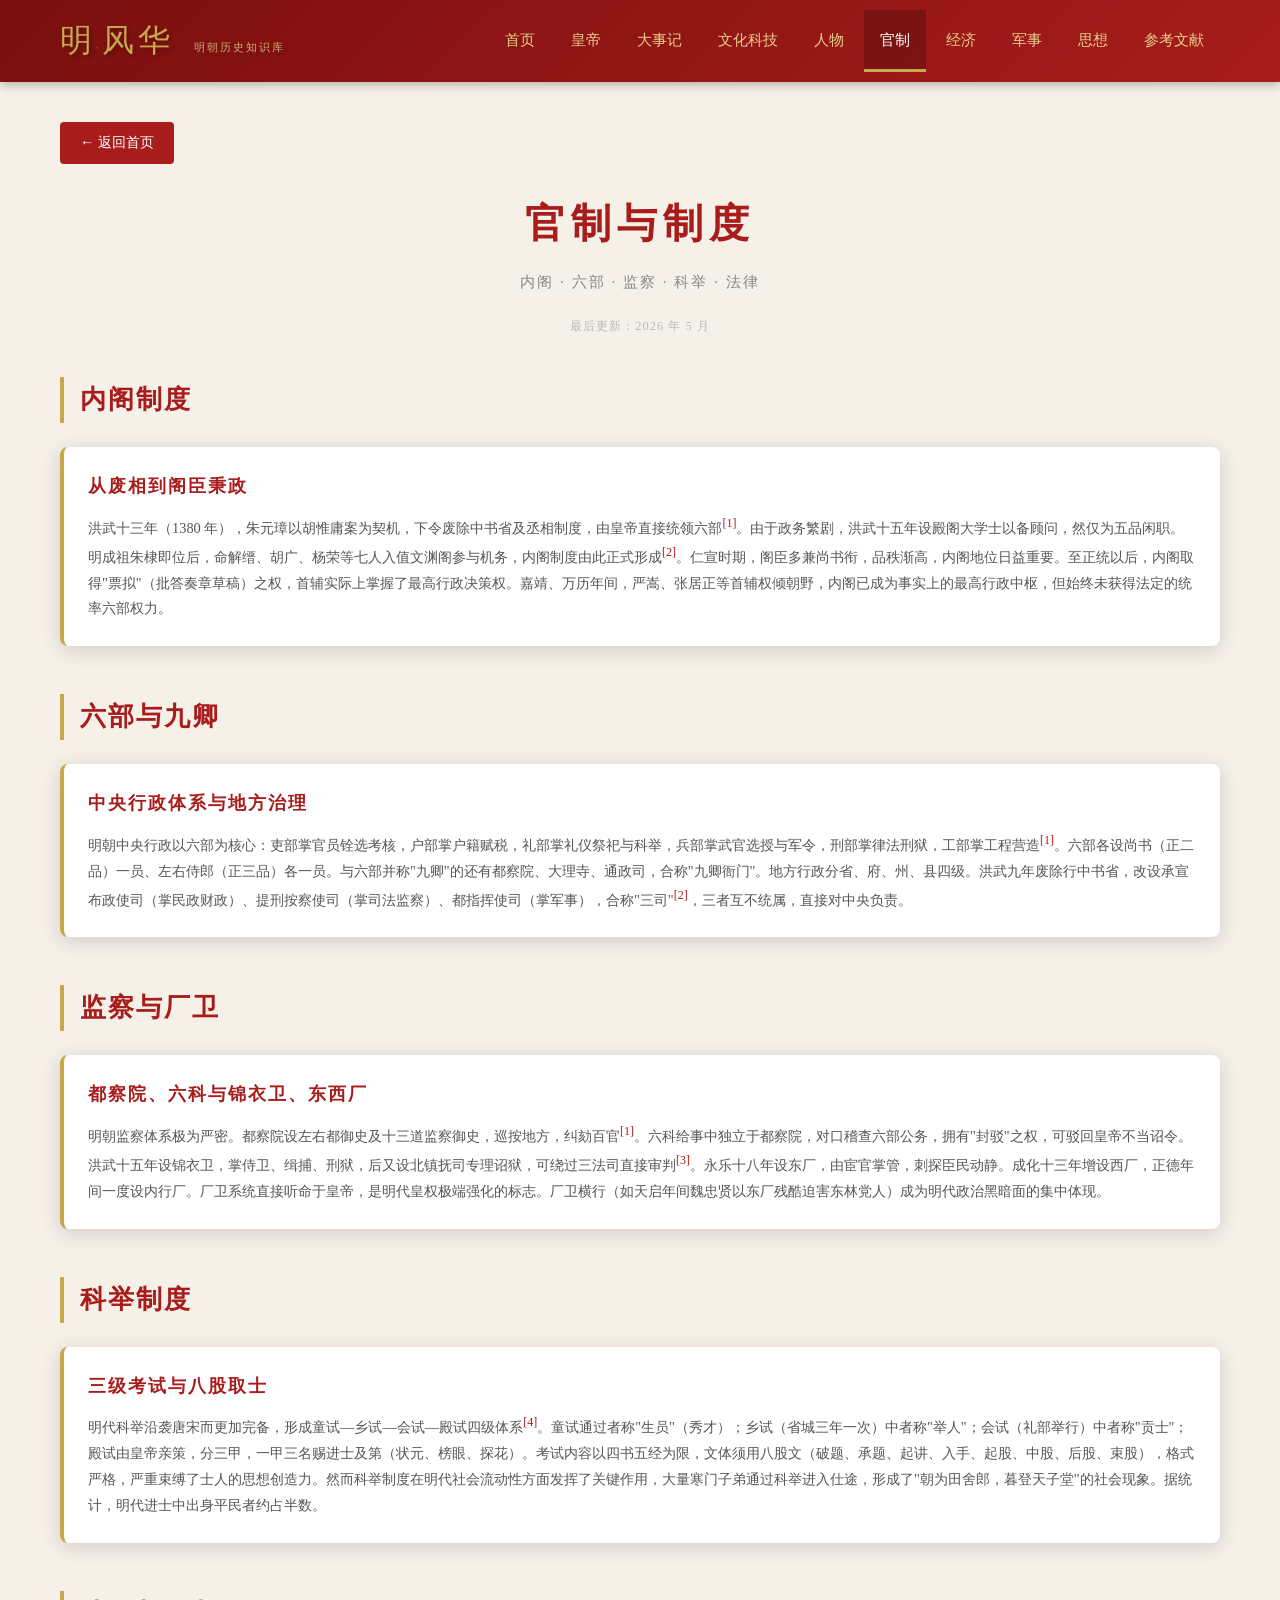
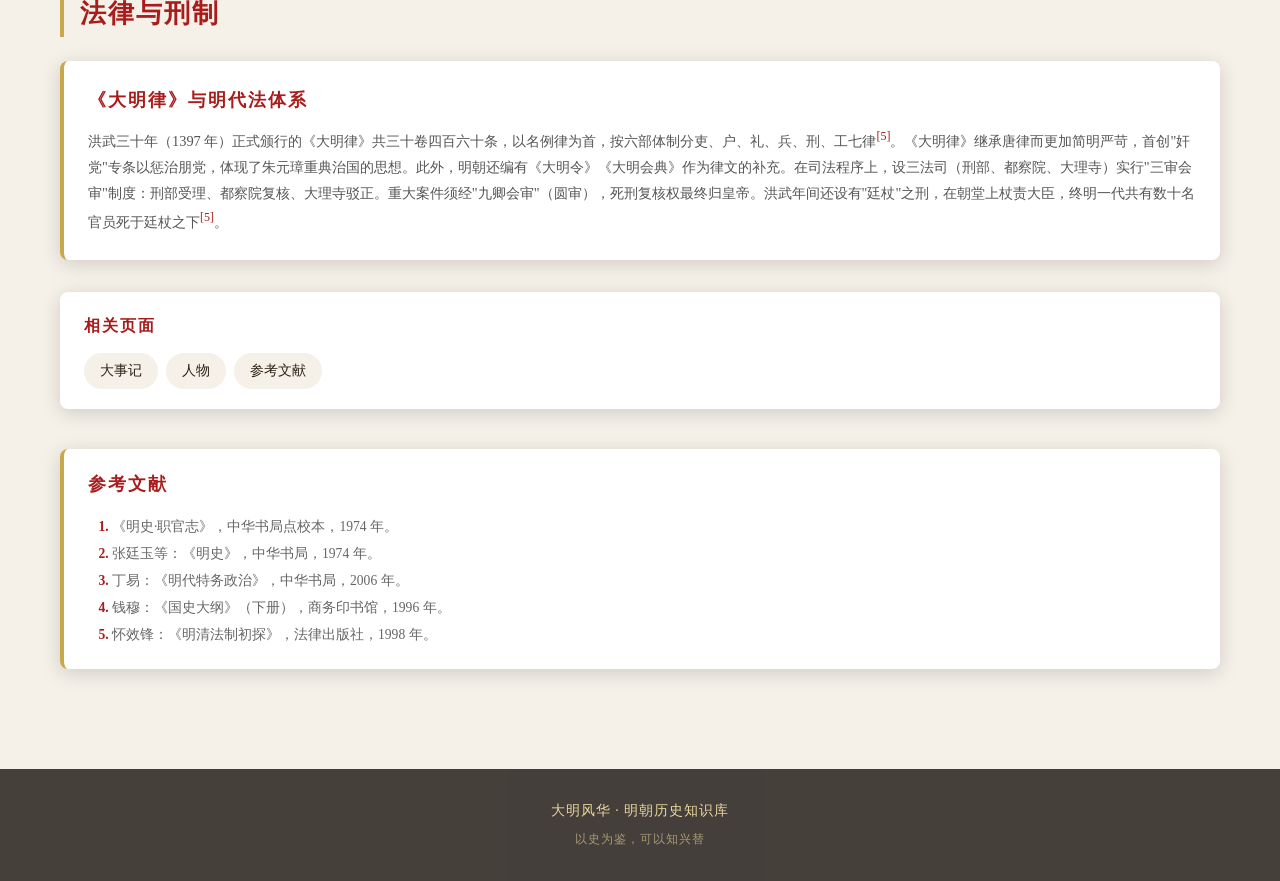
<file: pages/government.html>
<!DOCTYPE html>
<html lang="zh-CN">
<head>
  <meta charset="UTF-8">
  <meta name="viewport" content="width=device-width, initial-scale=1.0">
  <title>官制与制度 · 大明风华</title>
  <link rel="stylesheet" href="../css/style.css">
</head>
<body>
  <header class="site-header">
    <div class="header-inner">
      <div class="logo">
        明<span style="font-size:0.6rem;opacity:0.6;">·</span>风华
        <small>明朝历史知识库</small>
      </div>
      <nav>
        <ul class="nav-links">
          <li><a href="../index.html">首页</a></li>
          <li><a href="emperors.html">皇帝</a></li>
          <li><a href="events.html">大事记</a></li>
          <li><a href="culture.html">文化科技</a></li>
          <li><a href="figures.html">人物</a></li>
          <li><a href="government.html" class="active">官制</a></li>
          <li><a href="economy.html">经济</a></li>
          <li><a href="military.html">军事</a></li>
          <li><a href="thought.html">思想</a></li>
          <li><a href="references.html">参考文献</a></li>
        </ul>
      </nav>
    </div>
  </header>

  <main class="container">
    <a href="../index.html" class="back-home">&larr; 返回首页</a>
    <h1 class="page-title">官制与制度</h1>
    <p class="page-subtitle">内阁 · 六部 · 监察 · 科举 · 法律</p>
    <div class="last-updated">最后更新：2026 年 5 月</div>

    <h2 class="section-title">内阁制度</h2>
    <div class="info-box">
      <h3>从废相到阁臣秉政</h3>
      <p>洪武十三年（1380 年），朱元璋以胡惟庸案为契机，下令废除中书省及丞相制度，由皇帝直接统领六部<sup class="ref">[1]</sup>。由于政务繁剧，洪武十五年设殿阁大学士以备顾问，然仅为五品闲职。明成祖朱棣即位后，命解缙、胡广、杨荣等七人入值文渊阁参与机务，内阁制度由此正式形成<sup class="ref">[2]</sup>。仁宣时期，阁臣多兼尚书衔，品秩渐高，内阁地位日益重要。至正统以后，内阁取得"票拟"（批答奏章草稿）之权，首辅实际上掌握了最高行政决策权。嘉靖、万历年间，严嵩、张居正等首辅权倾朝野，内阁已成为事实上的最高行政中枢，但始终未获得法定的统率六部权力。</p>
    </div>

    <h2 class="section-title">六部与九卿</h2>
    <div class="info-box">
      <h3>中央行政体系与地方治理</h3>
      <p>明朝中央行政以六部为核心：吏部掌官员铨选考核，户部掌户籍赋税，礼部掌礼仪祭祀与科举，兵部掌武官选授与军令，刑部掌律法刑狱，工部掌工程营造<sup class="ref">[1]</sup>。六部各设尚书（正二品）一员、左右侍郎（正三品）各一员。与六部并称"九卿"的还有都察院、大理寺、通政司，合称"九卿衙门"。地方行政分省、府、州、县四级。洪武九年废除行中书省，改设承宣布政使司（掌民政财政）、提刑按察使司（掌司法监察）、都指挥使司（掌军事），合称"三司"<sup class="ref">[2]</sup>，三者互不统属，直接对中央负责。</p>
    </div>

    <h2 class="section-title">监察与厂卫</h2>
    <div class="info-box">
      <h3>都察院、六科与锦衣卫、东西厂</h3>
      <p>明朝监察体系极为严密。都察院设左右都御史及十三道监察御史，巡按地方，纠劾百官<sup class="ref">[1]</sup>。六科给事中独立于都察院，对口稽查六部公务，拥有"封驳"之权，可驳回皇帝不当诏令。洪武十五年设锦衣卫，掌侍卫、缉捕、刑狱，后又设北镇抚司专理诏狱，可绕过三法司直接审判<sup class="ref">[3]</sup>。永乐十八年设东厂，由宦官掌管，刺探臣民动静。成化十三年增设西厂，正德年间一度设内行厂。厂卫系统直接听命于皇帝，是明代皇权极端强化的标志。厂卫横行（如天启年间魏忠贤以东厂残酷迫害东林党人）成为明代政治黑暗面的集中体现。</p>
    </div>

    <h2 class="section-title">科举制度</h2>
    <div class="info-box">
      <h3>三级考试与八股取士</h3>
      <p>明代科举沿袭唐宋而更加完备，形成童试—乡试—会试—殿试四级体系<sup class="ref">[4]</sup>。童试通过者称"生员"（秀才）；乡试（省城三年一次）中者称"举人"；会试（礼部举行）中者称"贡士"；殿试由皇帝亲策，分三甲，一甲三名赐进士及第（状元、榜眼、探花）。考试内容以四书五经为限，文体须用八股文（破题、承题、起讲、入手、起股、中股、后股、束股），格式严格，严重束缚了士人的思想创造力。然而科举制度在明代社会流动性方面发挥了关键作用，大量寒门子弟通过科举进入仕途，形成了"朝为田舍郎，暮登天子堂"的社会现象。据统计，明代进士中出身平民者约占半数。</p>
    </div>

    <h2 class="section-title">法律与刑制</h2>
    <div class="info-box">
      <h3>《大明律》与明代法体系</h3>
      <p>洪武三十年（1397 年）正式颁行的《大明律》共三十卷四百六十条，以名例律为首，按六部体制分吏、户、礼、兵、刑、工七律<sup class="ref">[5]</sup>。《大明律》继承唐律而更加简明严苛，首创"奸党"专条以惩治朋党，体现了朱元璋重典治国的思想。此外，明朝还编有《大明令》《大明会典》作为律文的补充。在司法程序上，设三法司（刑部、都察院、大理寺）实行"三审会审"制度：刑部受理、都察院复核、大理寺驳正。重大案件须经"九卿会审"（圆审），死刑复核权最终归皇帝。洪武年间还设有"廷杖"之刑，在朝堂上杖责大臣，终明一代共有数十名官员死于廷杖之下<sup class="ref">[5]</sup>。</p>
    </div>

    <div class="related-links">
      <h3>相关页面</h3>
      <ul>
        <li><a href="events.html">大事记</a></li>
        <li><a href="figures.html">人物</a></li>
        <li><a href="references.html">参考文献</a></li>
      </ul>
    </div>

    <div class="refs-list">
      <h3>参考文献</h3>
      <ol>
        <li>《明史·职官志》，中华书局点校本，1974 年。</li>
        <li>张廷玉等：《明史》，中华书局，1974 年。</li>
        <li>丁易：《明代特务政治》，中华书局，2006 年。</li>
        <li>钱穆：《国史大纲》（下册），商务印书馆，1996 年。</li>
        <li>怀效锋：《明清法制初探》，法律出版社，1998 年。</li>
      </ol>
    </div>
  </main>

  <script src="../js/main.js"></script>

  <footer class="site-footer">
    <p>大明风华 · 明朝历史知识库</p>
    <p style="margin-top:6px;font-size:0.75rem;opacity:0.6;">以史为鉴，可以知兴替</p>
  </footer>
</body>
</html>
</file>
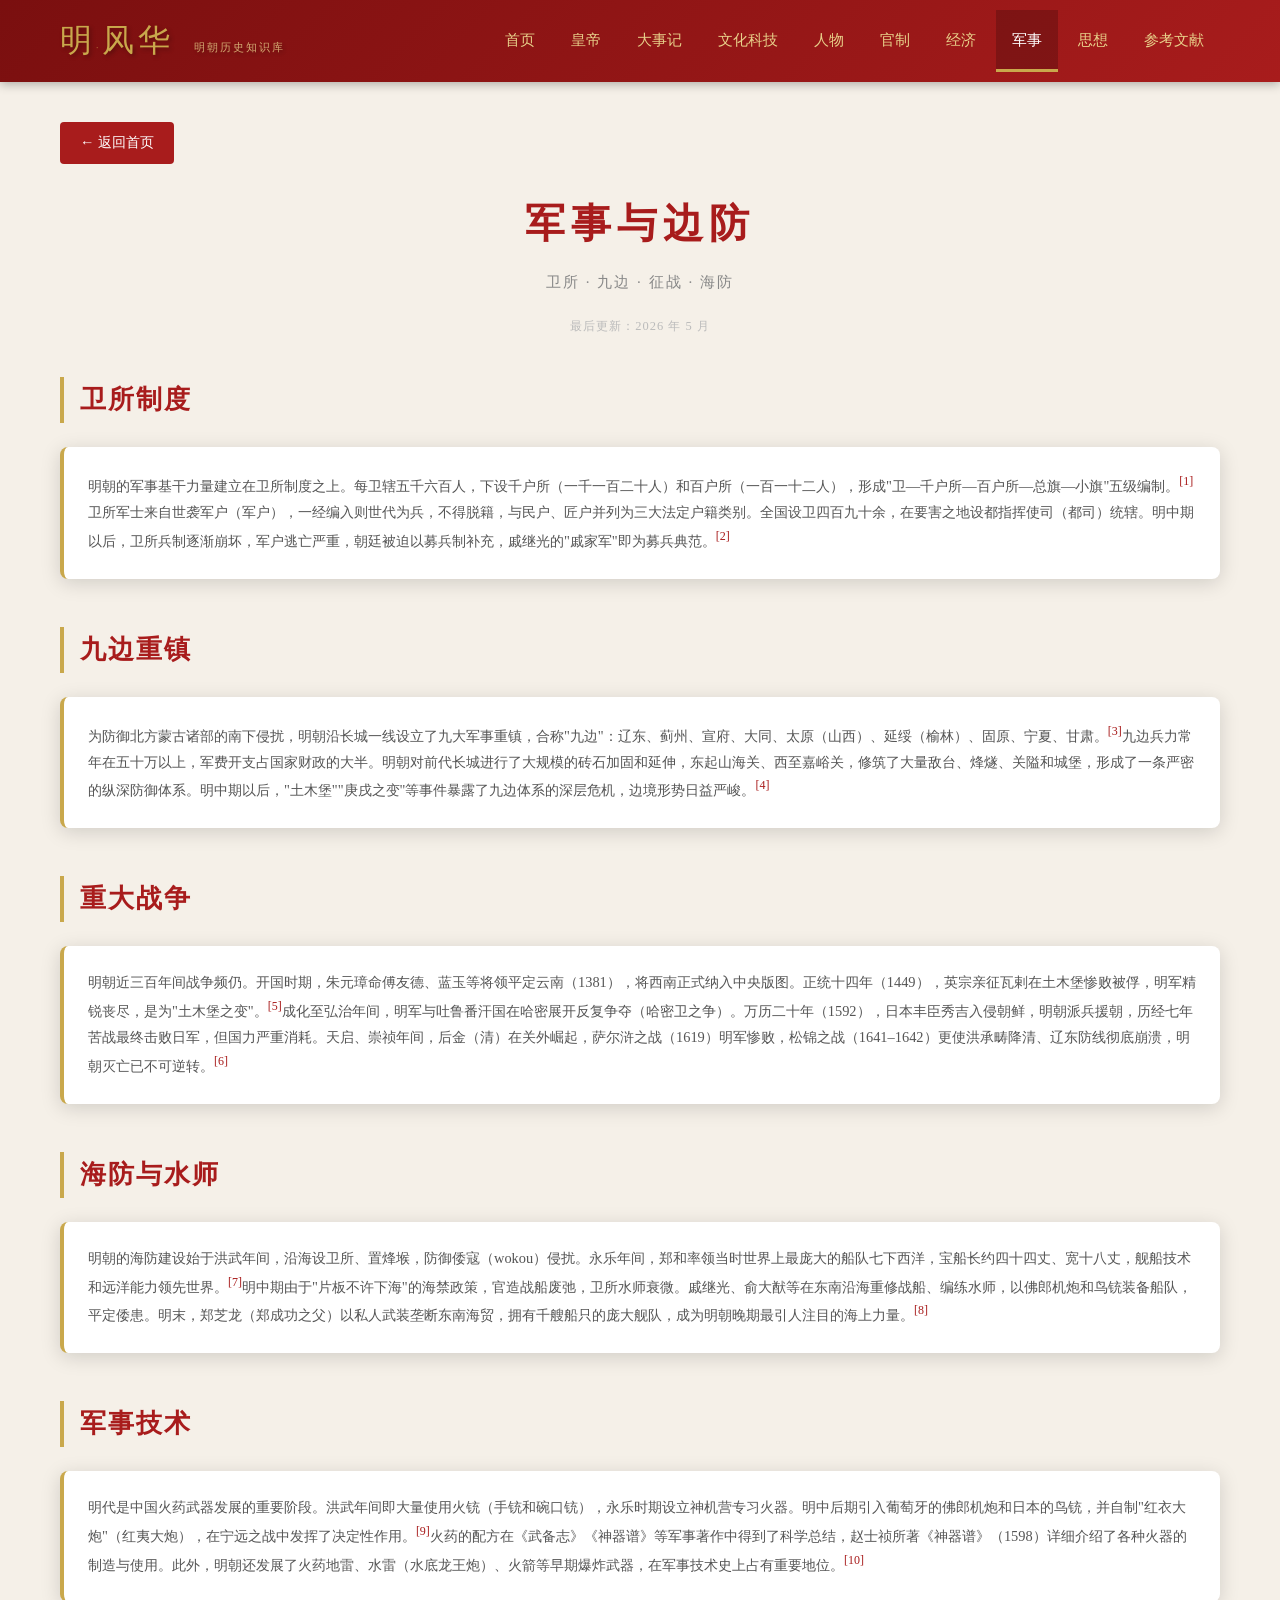
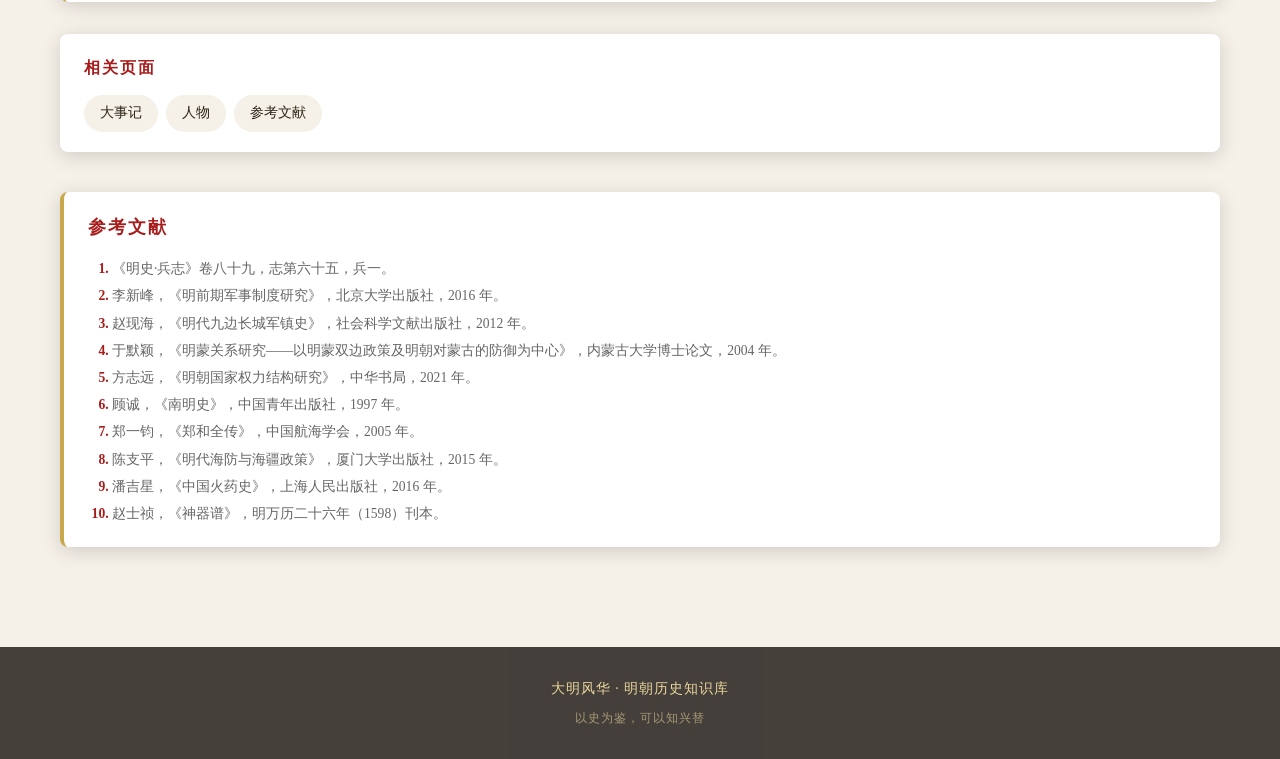
<file: pages/military.html>
<!DOCTYPE html>
<html lang="zh-CN">
<head>
  <meta charset="UTF-8">
  <meta name="viewport" content="width=device-width, initial-scale=1.0">
  <title>军事与边防 · 大明风华</title>
  <link rel="stylesheet" href="../css/style.css">
</head>
<body>
  <header class="site-header">
    <div class="header-inner">
      <div class="logo">
        明<span style="font-size:0.6rem;opacity:0.6;">·</span>风华
        <small>明朝历史知识库</small>
      </div>
      <nav>
        <ul class="nav-links">
          <li><a href="../index.html">首页</a></li>
          <li><a href="emperors.html">皇帝</a></li>
          <li><a href="events.html">大事记</a></li>
          <li><a href="culture.html">文化科技</a></li>
          <li><a href="figures.html">人物</a></li>
          <li><a href="government.html">官制</a></li>
          <li><a href="economy.html">经济</a></li>
          <li><a href="military.html" class="active">军事</a></li>
          <li><a href="thought.html">思想</a></li>
          <li><a href="references.html">参考文献</a></li>
        </ul>
      </nav>
    </div>
  </header>

  <main class="container">
    <a href="../index.html" class="back-home">&larr; 返回首页</a>
    <h1 class="page-title">军事与边防</h1>
    <p class="page-subtitle">卫所 · 九边 · 征战 · 海防</p>
    <div class="last-updated">最后更新：2026 年 5 月</div>

    <h2 class="section-title">卫所制度</h2>
    <div class="info-box">
      <p>明朝的军事基干力量建立在卫所制度之上。每卫辖五千六百人，下设千户所（一千一百二十人）和百户所（一百一十二人），形成"卫—千户所—百户所—总旗—小旗"五级编制。<sup class="ref" id="r1-ref"><a href="#r1">[1]</a></sup>卫所军士来自世袭军户（军户），一经编入则世代为兵，不得脱籍，与民户、匠户并列为三大法定户籍类别。全国设卫四百九十余，在要害之地设都指挥使司（都司）统辖。明中期以后，卫所兵制逐渐崩坏，军户逃亡严重，朝廷被迫以募兵制补充，戚继光的"戚家军"即为募兵典范。<sup class="ref" id="r2-ref"><a href="#r2">[2]</a></sup></p>
    </div>

    <h2 class="section-title">九边重镇</h2>
    <div class="info-box">
      <p>为防御北方蒙古诸部的南下侵扰，明朝沿长城一线设立了九大军事重镇，合称"九边"：辽东、蓟州、宣府、大同、太原（山西）、延绥（榆林）、固原、宁夏、甘肃。<sup class="ref" id="r3-ref"><a href="#r3">[3]</a></sup>九边兵力常年在五十万以上，军费开支占国家财政的大半。明朝对前代长城进行了大规模的砖石加固和延伸，东起山海关、西至嘉峪关，修筑了大量敌台、烽燧、关隘和城堡，形成了一条严密的纵深防御体系。明中期以后，"土木堡""庚戌之变"等事件暴露了九边体系的深层危机，边境形势日益严峻。<sup class="ref" id="r4-ref"><a href="#r4">[4]</a></sup></p>
    </div>

    <h2 class="section-title">重大战争</h2>
    <div class="info-box">
      <p>明朝近三百年间战争频仍。开国时期，朱元璋命傅友德、蓝玉等将领平定云南（1381），将西南正式纳入中央版图。正统十四年（1449），英宗亲征瓦剌在土木堡惨败被俘，明军精锐丧尽，是为"土木堡之变"。<sup class="ref" id="r5-ref"><a href="#r5">[5]</a></sup>成化至弘治年间，明军与吐鲁番汗国在哈密展开反复争夺（哈密卫之争）。万历二十年（1592），日本丰臣秀吉入侵朝鲜，明朝派兵援朝，历经七年苦战最终击败日军，但国力严重消耗。天启、崇祯年间，后金（清）在关外崛起，萨尔浒之战（1619）明军惨败，松锦之战（1641–1642）更使洪承畴降清、辽东防线彻底崩溃，明朝灭亡已不可逆转。<sup class="ref" id="r6-ref"><a href="#r6">[6]</a></sup></p>
    </div>

    <h2 class="section-title">海防与水师</h2>
    <div class="info-box">
      <p>明朝的海防建设始于洪武年间，沿海设卫所、置烽堠，防御倭寇（wokou）侵扰。永乐年间，郑和率领当时世界上最庞大的船队七下西洋，宝船长约四十四丈、宽十八丈，舰船技术和远洋能力领先世界。<sup class="ref" id="r7-ref"><a href="#r7">[7]</a></sup>明中期由于"片板不许下海"的海禁政策，官造战船废弛，卫所水师衰微。戚继光、俞大猷等在东南沿海重修战船、编练水师，以佛郎机炮和鸟铳装备船队，平定倭患。明末，郑芝龙（郑成功之父）以私人武装垄断东南海贸，拥有千艘船只的庞大舰队，成为明朝晚期最引人注目的海上力量。<sup class="ref" id="r8-ref"><a href="#r8">[8]</a></sup></p>
    </div>

    <h2 class="section-title">军事技术</h2>
    <div class="info-box">
      <p>明代是中国火药武器发展的重要阶段。洪武年间即大量使用火铳（手铳和碗口铳），永乐时期设立神机营专习火器。明中后期引入葡萄牙的佛郎机炮和日本的鸟铳，并自制"红衣大炮"（红夷大炮），在宁远之战中发挥了决定性作用。<sup class="ref" id="r9-ref"><a href="#r9">[9]</a></sup>火药的配方在《武备志》《神器谱》等军事著作中得到了科学总结，赵士祯所著《神器谱》（1598）详细介绍了各种火器的制造与使用。此外，明朝还发展了火药地雷、水雷（水底龙王炮）、火箭等早期爆炸武器，在军事技术史上占有重要地位。<sup class="ref" id="r10-ref"><a href="#r10">[10]</a></sup></p>
    </div>

    <div class="related-links">
      <h3>相关页面</h3>
      <ul>
        <li><a href="events.html">大事记</a></li>
        <li><a href="figures.html">人物</a></li>
        <li><a href="references.html">参考文献</a></li>
      </ul>
    </div>

    <div class="refs-list">
      <h3>参考文献</h3>
      <ol>
        <li id="r1">《明史·兵志》卷八十九，志第六十五，兵一。</li>
        <li id="r2">李新峰，《明前期军事制度研究》，北京大学出版社，2016 年。</li>
        <li id="r3">赵现海，《明代九边长城军镇史》，社会科学文献出版社，2012 年。</li>
        <li id="r4">于默颖，《明蒙关系研究——以明蒙双边政策及明朝对蒙古的防御为中心》，内蒙古大学博士论文，2004 年。</li>
        <li id="r5">方志远，《明朝国家权力结构研究》，中华书局，2021 年。</li>
        <li id="r6">顾诚，《南明史》，中国青年出版社，1997 年。</li>
        <li id="r7">郑一钧，《郑和全传》，中国航海学会，2005 年。</li>
        <li id="r8">陈支平，《明代海防与海疆政策》，厦门大学出版社，2015 年。</li>
        <li id="r9">潘吉星，《中国火药史》，上海人民出版社，2016 年。</li>
        <li id="r10">赵士祯，《神器谱》，明万历二十六年（1598）刊本。</li>
      </ol>
    </div>
  </main>

  <script src="../js/main.js"></script>

  <footer class="site-footer">
    <p>大明风华 · 明朝历史知识库</p>
    <p style="margin-top:6px;font-size:0.75rem;opacity:0.6;">以史为鉴，可以知兴替</p>
  </footer>
</body>
</html>
</file>
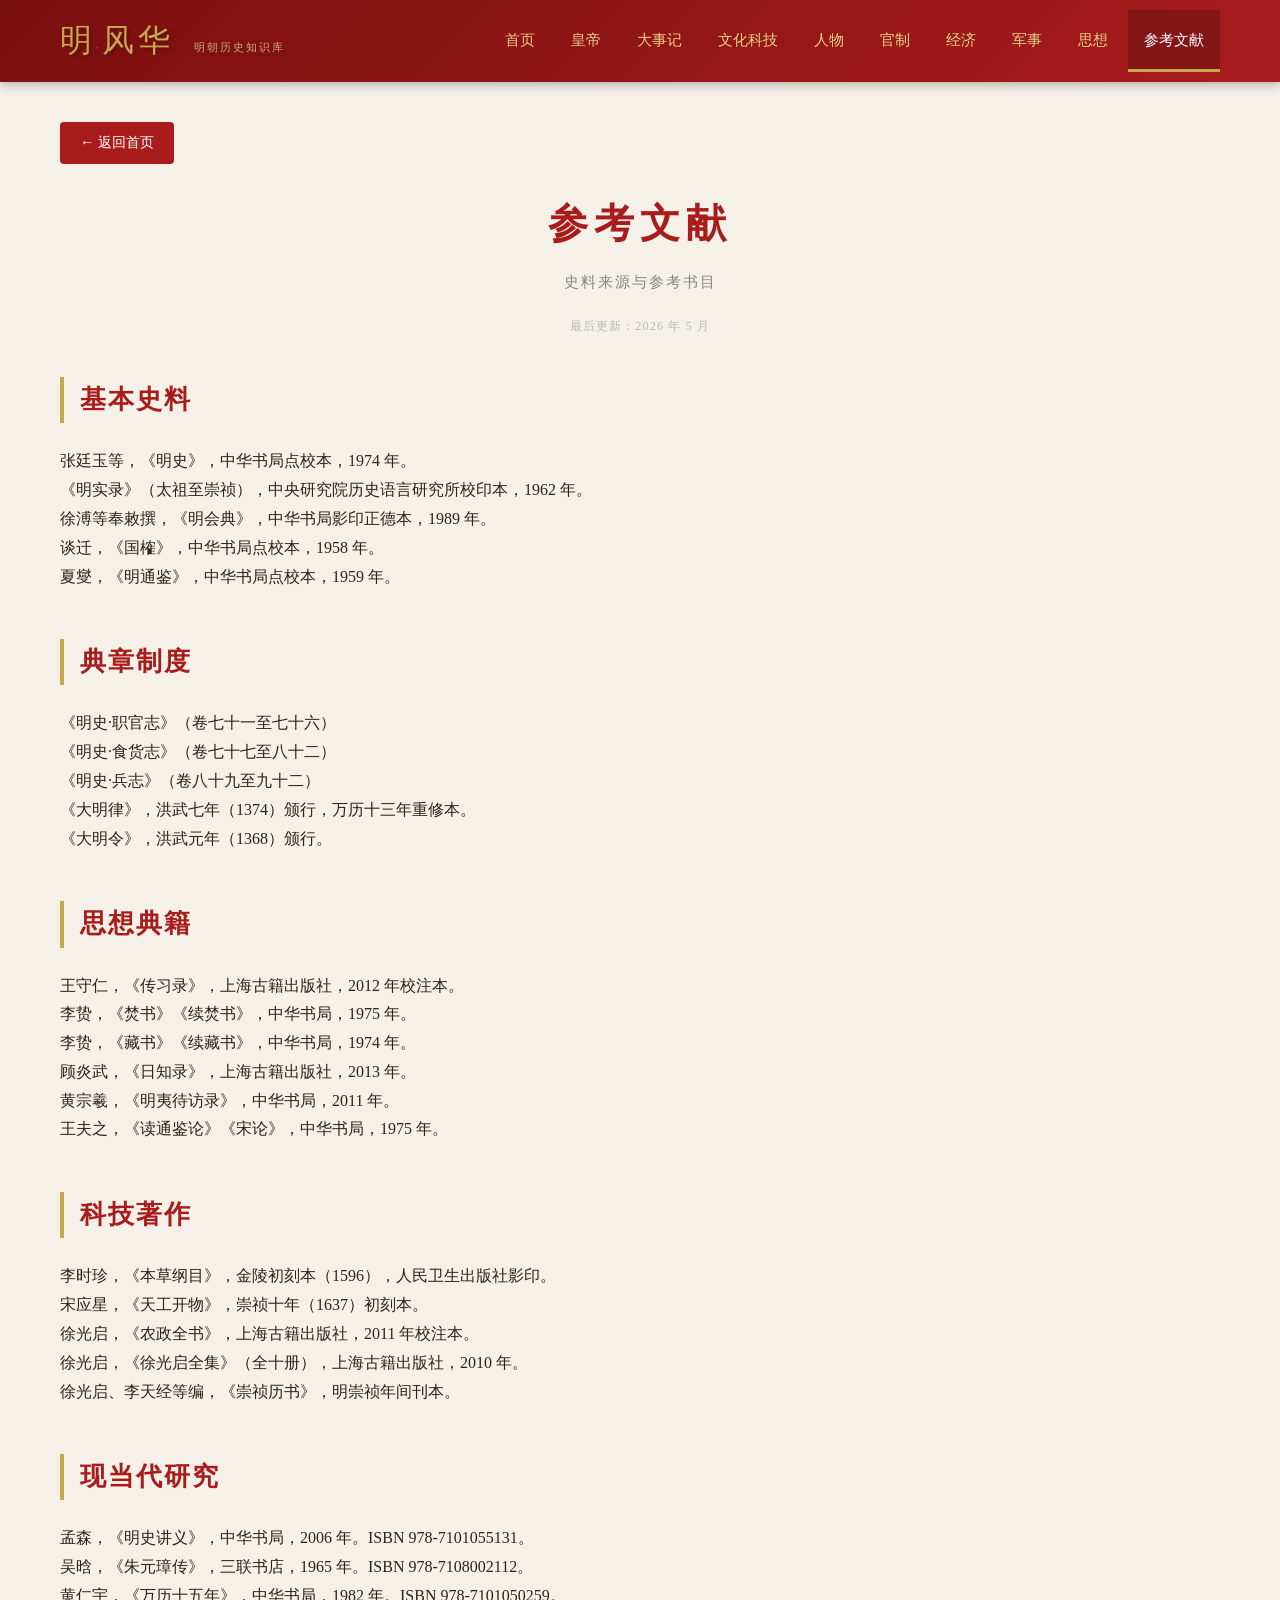
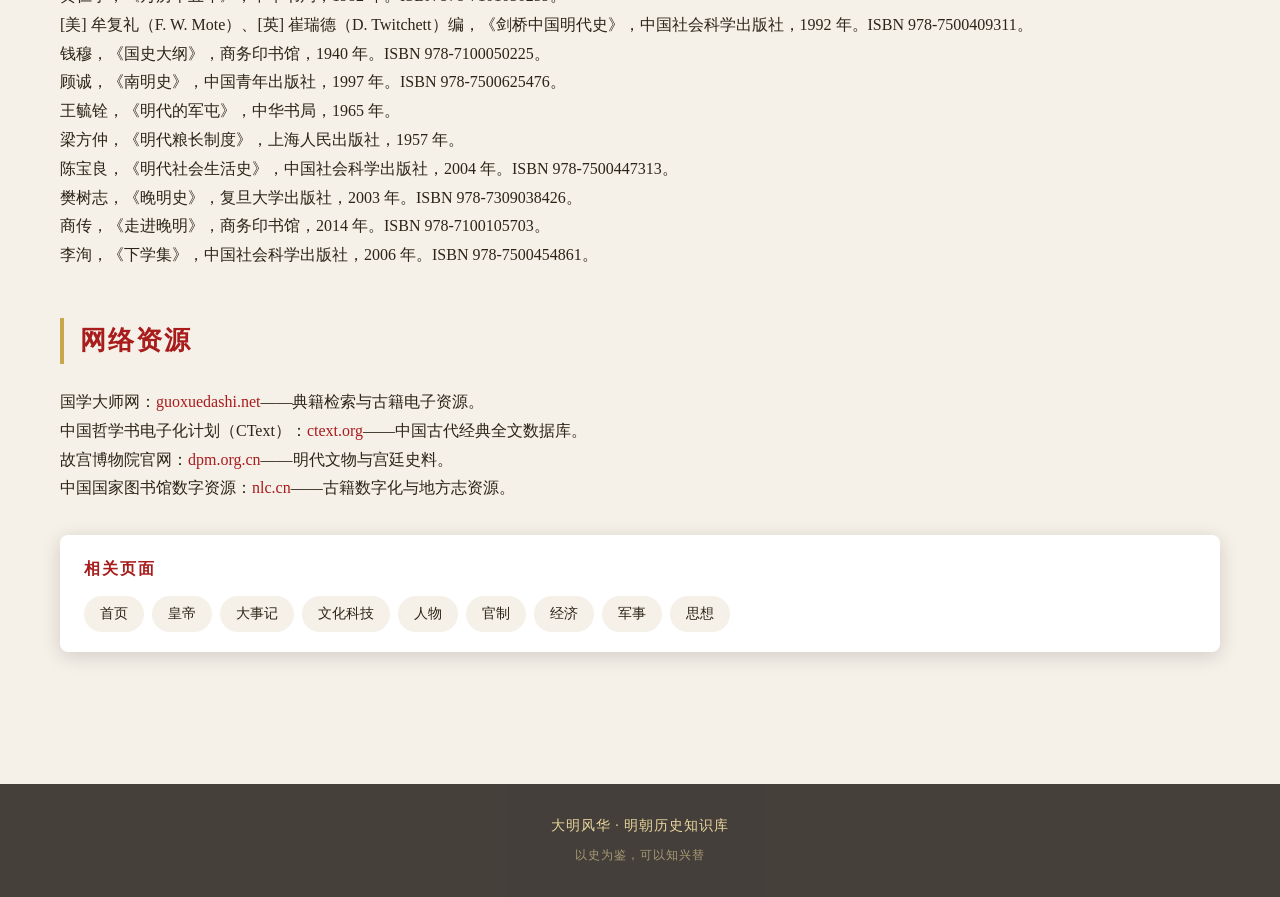
<file: pages/references.html>
<!DOCTYPE html>
<html lang="zh-CN">
<head>
  <meta charset="UTF-8">
  <meta name="viewport" content="width=device-width, initial-scale=1.0">
  <title>参考文献 · 大明风华</title>
  <link rel="stylesheet" href="../css/style.css">
</head>
<body>
  <header class="site-header">
    <div class="header-inner">
      <div class="logo">
        明<span style="font-size:0.6rem;opacity:0.6;">·</span>风华
        <small>明朝历史知识库</small>
      </div>
      <nav>
        <ul class="nav-links">
          <li><a href="../index.html">首页</a></li>
          <li><a href="emperors.html">皇帝</a></li>
          <li><a href="events.html">大事记</a></li>
          <li><a href="culture.html">文化科技</a></li>
          <li><a href="figures.html">人物</a></li>
          <li><a href="government.html">官制</a></li>
          <li><a href="economy.html">经济</a></li>
          <li><a href="military.html">军事</a></li>
          <li><a href="thought.html">思想</a></li>
          <li><a href="references.html" class="active">参考文献</a></li>
        </ul>
      </nav>
    </div>
  </header>

  <main class="container">
    <a href="../index.html" class="back-home">&larr; 返回首页</a>
    <h1 class="page-title">参考文献</h1>
    <p class="page-subtitle">史料来源与参考书目</p>
    <div class="last-updated">最后更新：2026 年 5 月</div>

    <h2 class="section-title">基本史料</h2>
    <p>张廷玉等，《明史》，中华书局点校本，1974 年。</p>
    <p>《明实录》（太祖至崇祯），中央研究院历史语言研究所校印本，1962 年。</p>
    <p>徐溥等奉敕撰，《明会典》，中华书局影印正德本，1989 年。</p>
    <p>谈迁，《国榷》，中华书局点校本，1958 年。</p>
    <p>夏燮，《明通鉴》，中华书局点校本，1959 年。</p>

    <h2 class="section-title">典章制度</h2>
    <p>《明史·职官志》（卷七十一至七十六）</p>
    <p>《明史·食货志》（卷七十七至八十二）</p>
    <p>《明史·兵志》（卷八十九至九十二）</p>
    <p>《大明律》，洪武七年（1374）颁行，万历十三年重修本。</p>
    <p>《大明令》，洪武元年（1368）颁行。</p>

    <h2 class="section-title">思想典籍</h2>
    <p>王守仁，《传习录》，上海古籍出版社，2012 年校注本。</p>
    <p>李贽，《焚书》《续焚书》，中华书局，1975 年。</p>
    <p>李贽，《藏书》《续藏书》，中华书局，1974 年。</p>
    <p>顾炎武，《日知录》，上海古籍出版社，2013 年。</p>
    <p>黄宗羲，《明夷待访录》，中华书局，2011 年。</p>
    <p>王夫之，《读通鉴论》《宋论》，中华书局，1975 年。</p>

    <h2 class="section-title">科技著作</h2>
    <p>李时珍，《本草纲目》，金陵初刻本（1596），人民卫生出版社影印。</p>
    <p>宋应星，《天工开物》，崇祯十年（1637）初刻本。</p>
    <p>徐光启，《农政全书》，上海古籍出版社，2011 年校注本。</p>
    <p>徐光启，《徐光启全集》（全十册），上海古籍出版社，2010 年。</p>
    <p>徐光启、李天经等编，《崇祯历书》，明崇祯年间刊本。</p>

    <h2 class="section-title">现当代研究</h2>
    <p>孟森，《明史讲义》，中华书局，2006 年。ISBN 978-7101055131。</p>
    <p>吴晗，《朱元璋传》，三联书店，1965 年。ISBN 978-7108002112。</p>
    <p>黄仁宇，《万历十五年》，中华书局，1982 年。ISBN 978-7101050259。</p>
    <p>[美] 牟复礼（F. W. Mote）、[英] 崔瑞德（D. Twitchett）编，《剑桥中国明代史》，中国社会科学出版社，1992 年。ISBN 978-7500409311。</p>
    <p>钱穆，《国史大纲》，商务印书馆，1940 年。ISBN 978-7100050225。</p>
    <p>顾诚，《南明史》，中国青年出版社，1997 年。ISBN 978-7500625476。</p>
    <p>王毓铨，《明代的军屯》，中华书局，1965 年。</p>
    <p>梁方仲，《明代粮长制度》，上海人民出版社，1957 年。</p>
    <p>陈宝良，《明代社会生活史》，中国社会科学出版社，2004 年。ISBN 978-7500447313。</p>
    <p>樊树志，《晚明史》，复旦大学出版社，2003 年。ISBN 978-7309038426。</p>
    <p>商传，《走进晚明》，商务印书馆，2014 年。ISBN 978-7100105703。</p>
    <p>李洵，《下学集》，中国社会科学出版社，2006 年。ISBN 978-7500454861。</p>

    <h2 class="section-title">网络资源</h2>
    <p>国学大师网：<a href="https://www.guoxuedashi.net" target="_blank">guoxuedashi.net</a>——典籍检索与古籍电子资源。</p>
    <p>中国哲学书电子化计划（CText）：<a href="https://ctext.org" target="_blank">ctext.org</a>——中国古代经典全文数据库。</p>
    <p>故宫博物院官网：<a href="https://www.dpm.org.cn" target="_blank">dpm.org.cn</a>——明代文物与宫廷史料。</p>
    <p>中国国家图书馆数字资源：<a href="http://www.nlc.cn" target="_blank">nlc.cn</a>——古籍数字化与地方志资源。</p>

    <div class="related-links">
      <h3>相关页面</h3>
      <ul>
        <li><a href="../index.html">首页</a></li>
        <li><a href="emperors.html">皇帝</a></li>
        <li><a href="events.html">大事记</a></li>
        <li><a href="culture.html">文化科技</a></li>
        <li><a href="figures.html">人物</a></li>
        <li><a href="government.html">官制</a></li>
        <li><a href="economy.html">经济</a></li>
        <li><a href="military.html">军事</a></li>
        <li><a href="thought.html">思想</a></li>
      </ul>
    </div>
  </main>

  <script src="../js/main.js"></script>

  <footer class="site-footer">
    <p>大明风华 · 明朝历史知识库</p>
    <p style="margin-top:6px;font-size:0.75rem;opacity:0.6;">以史为鉴，可以知兴替</p>
  </footer>
</body>
</html>
</file>
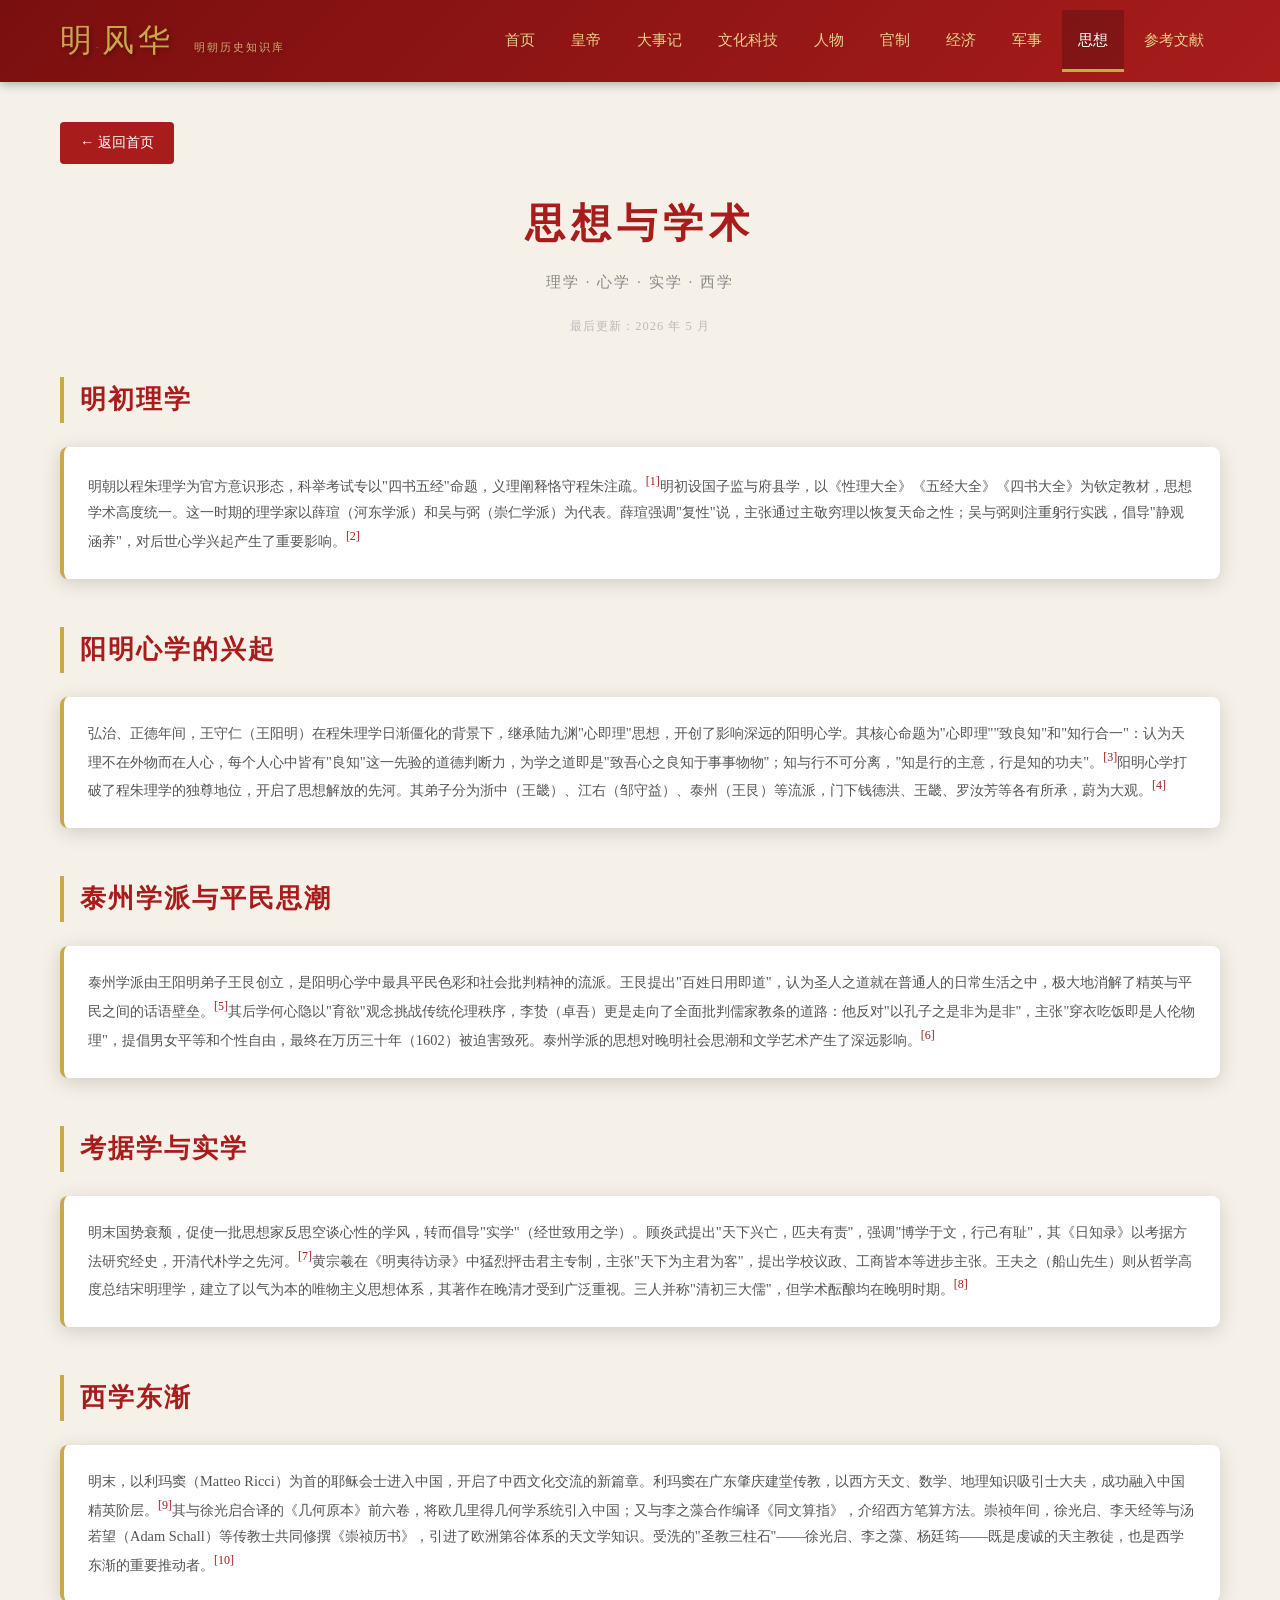
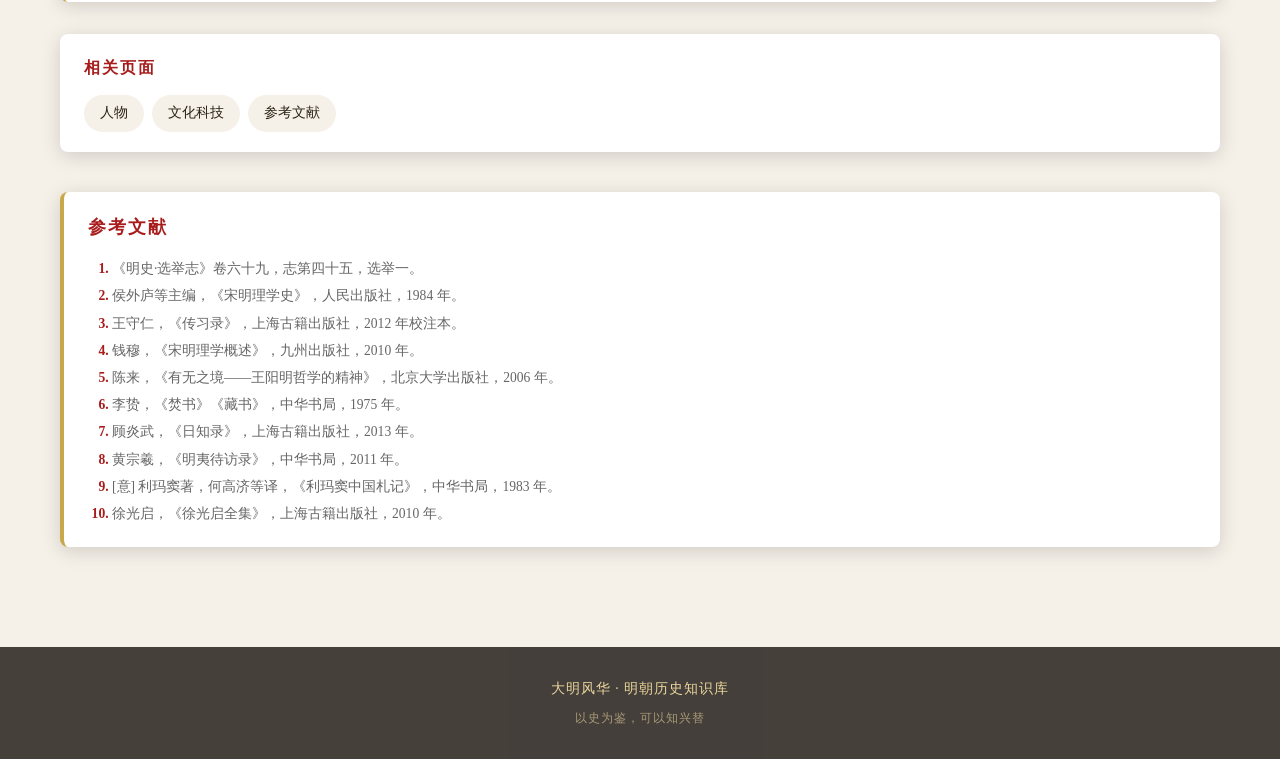
<file: pages/thought.html>
<!DOCTYPE html>
<html lang="zh-CN">
<head>
  <meta charset="UTF-8">
  <meta name="viewport" content="width=device-width, initial-scale=1.0">
  <title>思想与学术 · 大明风华</title>
  <link rel="stylesheet" href="../css/style.css">
</head>
<body>
  <header class="site-header">
    <div class="header-inner">
      <div class="logo">
        明<span style="font-size:0.6rem;opacity:0.6;">·</span>风华
        <small>明朝历史知识库</small>
      </div>
      <nav>
        <ul class="nav-links">
          <li><a href="../index.html">首页</a></li>
          <li><a href="emperors.html">皇帝</a></li>
          <li><a href="events.html">大事记</a></li>
          <li><a href="culture.html">文化科技</a></li>
          <li><a href="figures.html">人物</a></li>
          <li><a href="government.html">官制</a></li>
          <li><a href="economy.html">经济</a></li>
          <li><a href="military.html">军事</a></li>
          <li><a href="thought.html" class="active">思想</a></li>
          <li><a href="references.html">参考文献</a></li>
        </ul>
      </nav>
    </div>
  </header>

  <main class="container">
    <a href="../index.html" class="back-home">&larr; 返回首页</a>
    <h1 class="page-title">思想与学术</h1>
    <p class="page-subtitle">理学 · 心学 · 实学 · 西学</p>
    <div class="last-updated">最后更新：2026 年 5 月</div>

    <h2 class="section-title">明初理学</h2>
    <div class="info-box">
      <p>明朝以程朱理学为官方意识形态，科举考试专以"四书五经"命题，义理阐释恪守程朱注疏。<sup class="ref" id="r1-ref"><a href="#r1">[1]</a></sup>明初设国子监与府县学，以《性理大全》《五经大全》《四书大全》为钦定教材，思想学术高度统一。这一时期的理学家以薛瑄（河东学派）和吴与弼（崇仁学派）为代表。薛瑄强调"复性"说，主张通过主敬穷理以恢复天命之性；吴与弼则注重躬行实践，倡导"静观涵养"，对后世心学兴起产生了重要影响。<sup class="ref" id="r2-ref"><a href="#r2">[2]</a></sup></p>
    </div>

    <h2 class="section-title">阳明心学的兴起</h2>
    <div class="info-box">
      <p>弘治、正德年间，王守仁（王阳明）在程朱理学日渐僵化的背景下，继承陆九渊"心即理"思想，开创了影响深远的阳明心学。其核心命题为"心即理""致良知"和"知行合一"：认为天理不在外物而在人心，每个人心中皆有"良知"这一先验的道德判断力，为学之道即是"致吾心之良知于事事物物"；知与行不可分离，"知是行的主意，行是知的功夫"。<sup class="ref" id="r3-ref"><a href="#r3">[3]</a></sup>阳明心学打破了程朱理学的独尊地位，开启了思想解放的先河。其弟子分为浙中（王畿）、江右（邹守益）、泰州（王艮）等流派，门下钱德洪、王畿、罗汝芳等各有所承，蔚为大观。<sup class="ref" id="r4-ref"><a href="#r4">[4]</a></sup></p>
    </div>

    <h2 class="section-title">泰州学派与平民思潮</h2>
    <div class="info-box">
      <p>泰州学派由王阳明弟子王艮创立，是阳明心学中最具平民色彩和社会批判精神的流派。王艮提出"百姓日用即道"，认为圣人之道就在普通人的日常生活之中，极大地消解了精英与平民之间的话语壁垒。<sup class="ref" id="r5-ref"><a href="#r5">[5]</a></sup>其后学何心隐以"育欲"观念挑战传统伦理秩序，李贽（卓吾）更是走向了全面批判儒家教条的道路：他反对"以孔子之是非为是非"，主张"穿衣吃饭即是人伦物理"，提倡男女平等和个性自由，最终在万历三十年（1602）被迫害致死。泰州学派的思想对晚明社会思潮和文学艺术产生了深远影响。<sup class="ref" id="r6-ref"><a href="#r6">[6]</a></sup></p>
    </div>

    <h2 class="section-title">考据学与实学</h2>
    <div class="info-box">
      <p>明末国势衰颓，促使一批思想家反思空谈心性的学风，转而倡导"实学"（经世致用之学）。顾炎武提出"天下兴亡，匹夫有责"，强调"博学于文，行己有耻"，其《日知录》以考据方法研究经史，开清代朴学之先河。<sup class="ref" id="r7-ref"><a href="#r7">[7]</a></sup>黄宗羲在《明夷待访录》中猛烈抨击君主专制，主张"天下为主君为客"，提出学校议政、工商皆本等进步主张。王夫之（船山先生）则从哲学高度总结宋明理学，建立了以气为本的唯物主义思想体系，其著作在晚清才受到广泛重视。三人并称"清初三大儒"，但学术酝酿均在晚明时期。<sup class="ref" id="r8-ref"><a href="#r8">[8]</a></sup></p>
    </div>

    <h2 class="section-title">西学东渐</h2>
    <div class="info-box">
      <p>明末，以利玛窦（Matteo Ricci）为首的耶稣会士进入中国，开启了中西文化交流的新篇章。利玛窦在广东肇庆建堂传教，以西方天文、数学、地理知识吸引士大夫，成功融入中国精英阶层。<sup class="ref" id="r9-ref"><a href="#r9">[9]</a></sup>其与徐光启合译的《几何原本》前六卷，将欧几里得几何学系统引入中国；又与李之藻合作编译《同文算指》，介绍西方笔算方法。崇祯年间，徐光启、李天经等与汤若望（Adam Schall）等传教士共同修撰《崇祯历书》，引进了欧洲第谷体系的天文学知识。受洗的"圣教三柱石"——徐光启、李之藻、杨廷筠——既是虔诚的天主教徒，也是西学东渐的重要推动者。<sup class="ref" id="r10-ref"><a href="#r10">[10]</a></sup></p>
    </div>

    <div class="related-links">
      <h3>相关页面</h3>
      <ul>
        <li><a href="figures.html">人物</a></li>
        <li><a href="culture.html">文化科技</a></li>
        <li><a href="references.html">参考文献</a></li>
      </ul>
    </div>

    <div class="refs-list">
      <h3>参考文献</h3>
      <ol>
        <li id="r1">《明史·选举志》卷六十九，志第四十五，选举一。</li>
        <li id="r2">侯外庐等主编，《宋明理学史》，人民出版社，1984 年。</li>
        <li id="r3">王守仁，《传习录》，上海古籍出版社，2012 年校注本。</li>
        <li id="r4">钱穆，《宋明理学概述》，九州出版社，2010 年。</li>
        <li id="r5">陈来，《有无之境——王阳明哲学的精神》，北京大学出版社，2006 年。</li>
        <li id="r6">李贽，《焚书》《藏书》，中华书局，1975 年。</li>
        <li id="r7">顾炎武，《日知录》，上海古籍出版社，2013 年。</li>
        <li id="r8">黄宗羲，《明夷待访录》，中华书局，2011 年。</li>
        <li id="r9">[意] 利玛窦著，何高济等译，《利玛窦中国札记》，中华书局，1983 年。</li>
        <li id="r10">徐光启，《徐光启全集》，上海古籍出版社，2010 年。</li>
      </ol>
    </div>
  </main>

  <script src="../js/main.js"></script>

  <footer class="site-footer">
    <p>大明风华 · 明朝历史知识库</p>
    <p style="margin-top:6px;font-size:0.75rem;opacity:0.6;">以史为鉴，可以知兴替</p>
  </footer>
</body>
</html>
</file>
<file: css/style.css>
* {
  margin: 0;
  padding: 0;
  box-sizing: border-box;
}

@import url('https://fonts.googleapis.com/css2?family=Noto+Serif+SC:wght@400;700;900&family=Ma+Shan+Zheng&display=swap');

:root {
  --red: #a81c1c;
  --red-dark: #7a0f0f;
  --gold: #c9a84c;
  --gold-light: #e8d08a;
  --gold-dark: #a07d2e;
  --bg-cream: #f5f0e8;
  --bg-dark: #1a1410;
  --text-dark: #2c2416;
  --text-light: #f0e8d8;
  --shadow: 0 4px 20px rgba(0, 0, 0, 0.15);
  --radius: 8px;
}

html {
  scroll-behavior: smooth;
}

body {
  font-family: 'Noto Serif SC', 'SimSun', 'STSong', serif;
  background-color: var(--bg-cream);
  color: var(--text-dark);
  line-height: 1.8;
  font-size: 16px;
}

a {
  color: var(--red);
  text-decoration: none;
  transition: color 0.3s;
}

a:hover {
  color: var(--gold-dark);
}

/* ===== Header ===== */
.site-header {
  background: linear-gradient(135deg, var(--red-dark), var(--red));
  color: var(--gold-light);
  padding: 0;
  position: sticky;
  top: 0;
  z-index: 100;
  box-shadow: 0 2px 10px rgba(0, 0, 0, 0.3);
}

.header-inner {
  max-width: 1200px;
  margin: 0 auto;
  display: flex;
  align-items: center;
  justify-content: space-between;
  padding: 0 20px;
}

.logo {
  font-family: 'Ma Shan Zheng', cursive;
  font-size: 2rem;
  color: var(--gold);
  padding: 12px 0;
  letter-spacing: 4px;
  text-shadow: 2px 2px 4px rgba(0, 0, 0, 0.3);
}

.logo small {
  font-family: 'Noto Serif SC', serif;
  font-size: 0.7rem;
  color: var(--gold-light);
  margin-left: 8px;
  letter-spacing: 2px;
  opacity: 0.8;
}

.nav-links {
  list-style: none;
  display: flex;
  gap: 4px;
}

.nav-links li a {
  display: block;
  padding: 16px 16px;
  color: var(--gold-light);
  font-size: 0.95rem;
  border-bottom: 3px solid transparent;
  transition: all 0.3s;
}

.nav-links li a:hover,
.nav-links li a.active {
  background: rgba(0, 0, 0, 0.2);
  border-bottom-color: var(--gold);
  color: #fff;
}

/* ===== Hero ===== */
.hero {
  background: linear-gradient(180deg, #1a1410 0%, #2c2416 40%, #1a1410 100%);
  color: var(--text-light);
  text-align: center;
  padding: 100px 20px;
  position: relative;
  overflow: hidden;
}

.hero::before {
  content: '';
  position: absolute;
  top: 0; left: 0; right: 0; bottom: 0;
  background: radial-gradient(ellipse at center, transparent 0%, rgba(0,0,0,0.4) 100%);
  pointer-events: none;
}
.hero::after {
  content: '';
  position: absolute;
  top: 50%;
  left: 50%;
  width: 600px;
  height: 300px;
  transform: translate(-50%, -50%);
  background: radial-gradient(ellipse at center, rgba(201,168,76,0.06) 0%, transparent 70%);
  pointer-events: none;
}

.hero h1 {
  font-family: 'Ma Shan Zheng', cursive;
  font-size: 4rem;
  color: var(--gold);
  letter-spacing: 12px;
  margin-bottom: 20px;
  text-shadow: 0 0 40px rgba(201, 168, 76, 0.3);
  position: relative;
}

.hero .subtitle {
  font-size: 1.2rem;
  color: var(--gold-light);
  letter-spacing: 6px;
  opacity: 0.9;
  position: relative;
}

.hero .desc {
  max-width: 700px;
  margin: 30px auto 0;
  font-size: 1rem;
  line-height: 2;
  opacity: 0.85;
  position: relative;
}

/* ===== Layout ===== */
.container {
  max-width: 1200px;
  margin: 0 auto;
  padding: 40px 20px;
}

.page-title {
  font-family: 'Ma Shan Zheng', cursive;
  font-size: 2.5rem;
  color: var(--red);
  text-align: center;
  margin-bottom: 8px;
  letter-spacing: 6px;
}

.page-subtitle {
  text-align: center;
  color: #888;
  font-size: 0.95rem;
  margin-bottom: 40px;
  letter-spacing: 2px;
}

.section-title {
  font-size: 1.6rem;
  color: var(--red);
  margin: 48px 0 24px;
  padding-left: 16px;
  border-left: 4px solid var(--gold);
  letter-spacing: 2px;
}

.section-title:first-of-type {
  margin-top: 0;
}

/* ===== Cards ===== */
.card-grid {
  display: grid;
  grid-template-columns: repeat(auto-fill, minmax(340px, 1fr));
  gap: 24px;
  margin: 24px 0;
}

.card {
  background: #fff;
  border-radius: var(--radius);
  overflow: hidden;
  box-shadow: var(--shadow);
  transition: transform 0.3s, box-shadow 0.3s;
}

.card:hover {
  transform: translateY(-4px);
  box-shadow: 0 8px 30px rgba(0, 0, 0, 0.2);
}

.card-img {
  height: 200px;
  display: flex;
  align-items: center;
  justify-content: center;
  font-size: 3rem;
  color: rgba(255, 255, 255, 0.15);
  position: relative;
  overflow: hidden;
}
.card-img::before {
  content: '';
  position: absolute;
  top: -50%;
  left: -50%;
  width: 200%;
  height: 200%;
  background: radial-gradient(ellipse at 30% 20%, rgba(255,255,255,0.08) 0%, transparent 50%);
  pointer-events: none;
}

.card-body {
  padding: 20px;
}

.stat-card {
  background: #fff;
  border-radius: var(--radius);
  overflow: hidden;
  box-shadow: var(--shadow);
  transition: transform 0.3s, box-shadow 0.3s;
  text-align: center;
}
.stat-card:hover {
  transform: translateY(-4px);
  box-shadow: 0 8px 30px rgba(0, 0, 0, 0.2);
}
.stat-card .stat-deco {
  height: 120px;
  display: flex;
  align-items: center;
  justify-content: center;
  position: relative;
  overflow: hidden;
}
.stat-card .stat-deco svg {
  width: 80px;
  height: 80px;
  opacity: 0.6;
}
.stat-card .stat-body {
  padding: 20px;
}
.stat-card .stat-body h3 {
  color: var(--red);
  font-size: 1.15rem;
  margin-bottom: 8px;
  letter-spacing: 2px;
}
.stat-card .stat-body h3 .year {
  font-weight: 400;
  font-size: 0.85rem;
  color: #999;
  margin-left: 8px;
}
.stat-card .stat-body p {
  font-size: 0.9rem;
  color: #555;
  line-height: 1.7;
}

.card-body h3 {
  color: var(--red);
  margin-bottom: 8px;
  font-size: 1.15rem;
  letter-spacing: 2px;
}

.card-body h3 .year {
  font-weight: 400;
  font-size: 0.85rem;
  color: #999;
  margin-left: 8px;
}

.card-body p {
  font-size: 0.9rem;
  color: #555;
  line-height: 1.7;
}

/* ===== Timeline ===== */
.timeline {
  position: relative;
  padding-left: 40px;
  margin: 30px 0;
}

.timeline::before {
  content: '';
  position: absolute;
  left: 15px;
  top: 0;
  bottom: 0;
  width: 3px;
  background: linear-gradient(to bottom, var(--gold), var(--red), var(--gold));
  border-radius: 2px;
}

.timeline-item {
  position: relative;
  margin-bottom: 32px;
  padding: 20px 24px;
  background: #fff;
  border-radius: var(--radius);
  box-shadow: var(--shadow);
}

.timeline-item::before {
  content: '';
  position: absolute;
  left: -33px;
  top: 24px;
  width: 16px;
  height: 16px;
  border-radius: 50%;
  background: var(--gold);
  border: 3px solid var(--red);
}
.timeline-item::after {
  content: '';
  position: absolute;
  top: 0;
  right: 0;
  width: 60px;
  height: 60px;
  border-radius: 0 var(--radius) 0 0;
  background: linear-gradient(135deg, transparent 50%, rgba(201,168,76,0.04) 50%);
  pointer-events: none;
}

.timeline-item .year {
  display: inline-block;
  background: var(--red);
  color: #fff;
  padding: 2px 12px;
  border-radius: 4px;
  font-size: 0.85rem;
  margin-bottom: 8px;
  letter-spacing: 1px;
}

.timeline-item h3 {
  font-size: 1.1rem;
  color: var(--text-dark);
  margin-bottom: 8px;
}

.timeline-item p {
  font-size: 0.9rem;
  color: #666;
  line-height: 1.8;
}

/* ===== Emperor List ===== */
.emperor-list {
  display: grid;
  grid-template-columns: repeat(auto-fill, minmax(300px, 1fr));
  gap: 20px;
}

.emperor-card {
  background: #fff;
  border-radius: var(--radius);
  overflow: hidden;
  box-shadow: var(--shadow);
  display: flex;
  flex-direction: column;
}

.emperor-card .header {
  background: linear-gradient(135deg, var(--red-dark), var(--red));
  color: var(--gold-light);
  padding: 20px;
  text-align: center;
  position: relative;
  overflow: hidden;
}
.emperor-card .header::before {
  content: '';
  position: absolute;
  top: -30px;
  right: -30px;
  width: 100px;
  height: 100px;
  border-radius: 50%;
  background: rgba(201,168,76,0.06);
  pointer-events: none;
}
.emperor-card .header::after {
  content: '';
  position: absolute;
  bottom: -20px;
  left: -20px;
  width: 80px;
  height: 80px;
  border-radius: 50%;
  background: rgba(201,168,76,0.04);
  pointer-events: none;
}

.emperor-card .header .name {
  font-family: 'Ma Shan Zheng', cursive;
  font-size: 1.8rem;
  color: var(--gold);
  letter-spacing: 4px;
}

.emperor-card .header .reign {
  font-size: 0.85rem;
  opacity: 0.8;
  margin-top: 4px;
}

.emperor-card .body {
  padding: 16px 20px;
  flex: 1;
}

.emperor-card .body p {
  font-size: 0.85rem;
  color: #555;
  line-height: 1.7;
}

.emperor-card .body .info-row {
  display: flex;
  justify-content: space-between;
  padding: 6px 0;
  border-bottom: 1px solid #f0e8d8;
  font-size: 0.85rem;
}

.emperor-card .body .info-row:last-child {
  border-bottom: none;
}

.emperor-card .body .info-row .label {
  color: #999;
}

.emperor-card .body .info-row .value {
  color: var(--text-dark);
}

/* ===== Figure Cards ===== */
.figure-grid {
  display: grid;
  grid-template-columns: repeat(auto-fill, minmax(280px, 1fr));
  gap: 20px;
}

.figure-card {
  background: #fff;
  border-radius: var(--radius);
  box-shadow: var(--shadow);
  padding: 24px;
  text-align: center;
  transition: transform 0.3s;
}

.figure-card:hover {
  transform: translateY(-3px);
}

.figure-card .avatar {
  width: 80px;
  height: 80px;
  border-radius: 50%;
  margin: 0 auto 16px;
  display: flex;
  align-items: center;
  justify-content: center;
  font-size: 2.2rem;
  color: #fff;
  position: relative;
  border: 2px solid var(--gold-light);
  box-shadow: 0 0 0 4px var(--bg-cream), 0 0 0 6px var(--gold-light);
  overflow: hidden;
  background: linear-gradient(145deg, var(--gold-dark), var(--gold));
}
.figure-card .avatar::before {
  content: '';
  position: absolute;
  top: -20%;
  left: -20%;
  width: 140%;
  height: 140%;
  background: radial-gradient(ellipse at 30% 30%, rgba(255,255,255,0.15) 0%, transparent 50%);
  pointer-events: none;
}

.figure-card h3 {
  color: var(--red);
  font-size: 1.1rem;
  letter-spacing: 2px;
}

.figure-card .dynasty {
  font-size: 0.8rem;
  color: var(--gold-dark);
  margin-bottom: 10px;
}

.figure-card p {
  font-size: 0.85rem;
  color: #666;
  line-height: 1.7;
}

/* ===== Culture Sections ===== */
.culture-grid {
  display: grid;
  grid-template-columns: repeat(auto-fill, minmax(350px, 1fr));
  gap: 24px;
}

.culture-card {
  background: #fff;
  border-radius: var(--radius);
  box-shadow: var(--shadow);
  overflow: hidden;
}

.culture-card .icon-area {
  height: 140px;
  display: flex;
  align-items: center;
  justify-content: center;
  font-size: 3.5rem;
  background: linear-gradient(135deg, #f5f0e8, #e8dcc8);
  position: relative;
  overflow: hidden;
}
.culture-card .icon-area::before {
  content: '';
  position: absolute;
  top: -30%;
  right: -20%;
  width: 150px;
  height: 150px;
  border-radius: 50%;
  background: rgba(201,168,76,0.08);
  pointer-events: none;
}
.culture-card .icon-area::after {
  content: '';
  position: absolute;
  bottom: -20%;
  left: -10%;
  width: 100px;
  height: 100px;
  border-radius: 50%;
  background: rgba(168,28,28,0.04);
  pointer-events: none;
}

.culture-card .content {
  padding: 20px;
}

.culture-card .content h3 {
  color: var(--red);
  font-size: 1.1rem;
  margin-bottom: 10px;
  letter-spacing: 2px;
}

.culture-card .content p {
  font-size: 0.88rem;
  color: #555;
  line-height: 1.8;
}

/* ===== Section Divider ===== */
.section-divider {
  text-align: center;
  margin: 32px 0 16px;
  color: var(--gold-light);
  font-size: 1.2rem;
  letter-spacing: 12px;
  opacity: 0.5;
  user-select: none;
}

/* ===== Back Button ===== */
.back-home {
  display: inline-block;
  margin-bottom: 24px;
  padding: 8px 20px;
  background: var(--red);
  color: #fff;
  border-radius: 4px;
  font-size: 0.9rem;
  transition: background 0.3s;
}

.back-home:hover {
  background: var(--red-dark);
  color: #fff;
}

/* ===== Footnote / Reference Citations ===== */
sup.ref {
  color: var(--red);
  font-size: 0.75rem;
  cursor: pointer;
  transition: color 0.2s;
}
sup.ref:hover {
  color: var(--gold-dark);
}

.refs-list {
  margin-top: 40px;
  padding: 20px 24px;
  background: #fff;
  border-radius: var(--radius);
  box-shadow: var(--shadow);
  border-left: 4px solid var(--gold);
}
.refs-list h3 {
  color: var(--red);
  font-size: 1.1rem;
  margin-bottom: 12px;
  letter-spacing: 2px;
}
.refs-list ol {
  padding-left: 24px;
  font-size: 0.85rem;
  color: #666;
  line-height: 2;
}
.refs-list ol li::marker {
  color: var(--red);
  font-weight: 700;
}

/* ===== Search ===== */
.search-box {
  max-width: 600px;
  margin: 0 auto 40px;
  position: relative;
}
.search-box input {
  width: 100%;
  padding: 14px 20px;
  border: 2px solid var(--gold);
  border-radius: var(--radius);
  font-size: 1rem;
  font-family: inherit;
  background: #fff;
  color: var(--text-dark);
  outline: none;
  transition: border-color 0.3s;
}
.search-box input:focus {
  border-color: var(--red);
}
.search-box input::placeholder {
  color: #bbb;
}
.search-results {
  position: absolute;
  top: 100%;
  left: 0;
  right: 0;
  background: #fff;
  border: 1px solid #e0d8c8;
  border-radius: 0 0 var(--radius) var(--radius);
  box-shadow: 0 8px 30px rgba(0,0,0,0.15);
  max-height: 400px;
  overflow-y: auto;
  display: none;
  z-index: 50;
}
.search-results.visible {
  display: block;
}
.search-results a {
  display: block;
  padding: 12px 20px;
  border-bottom: 1px solid #f0e8d8;
  color: var(--text-dark);
  transition: background 0.2s;
}
.search-results a:last-child {
  border-bottom: none;
}
.search-results a:hover {
  background: #f5f0e8;
}
.search-results a .result-title {
  font-weight: 700;
  color: var(--red);
  font-size: 0.95rem;
}
.search-results a .result-desc {
  font-size: 0.82rem;
  color: #888;
  margin-top: 2px;
}
.search-results .no-result {
  padding: 20px;
  text-align: center;
  color: #999;
  font-size: 0.9rem;
}

/* ===== Last Updated ===== */
.last-updated {
  text-align: center;
  color: #bbb;
  font-size: 0.78rem;
  margin-top: -20px;
  margin-bottom: 40px;
  letter-spacing: 1px;
}

/* ===== Info Box ===== */
.info-box {
  background: #fff;
  border-radius: var(--radius);
  box-shadow: var(--shadow);
  padding: 24px;
  margin: 24px 0;
  border-left: 4px solid var(--gold);
}
.info-box h3 {
  color: var(--red);
  font-size: 1.1rem;
  margin-bottom: 10px;
  letter-spacing: 2px;
}
.info-box p {
  font-size: 0.9rem;
  color: #555;
  line-height: 1.8;
}

/* ===== Related Links ===== */
.related-links {
  margin: 32px 0;
  padding: 20px 24px;
  background: #fff;
  border-radius: var(--radius);
  box-shadow: var(--shadow);
}
.related-links h3 {
  color: var(--red);
  font-size: 1rem;
  margin-bottom: 12px;
  letter-spacing: 2px;
}
.related-links ul {
  list-style: none;
  display: flex;
  flex-wrap: wrap;
  gap: 8px;
}
.related-links ul li a {
  display: inline-block;
  padding: 6px 16px;
  background: var(--bg-cream);
  border-radius: 20px;
  font-size: 0.85rem;
  color: var(--text-dark);
  transition: all 0.2s;
}
.related-links ul li a:hover {
  background: var(--red);
  color: #fff;
}

/* ===== Footer ===== */
.site-footer {
  background: var(--bg-dark);
  color: var(--gold-light);
  text-align: center;
  padding: 30px 20px;
  margin-top: 60px;
  font-size: 0.85rem;
  opacity: 0.8;
  letter-spacing: 1px;
}
/* ===== Ink-wash SVG Portraits ===== */
.figure-card .avatar {
  position: relative;
}
.figure-card .avatar svg {
  width: 100%;
  height: 100%;
  border-radius: 50%;
}

/* ===== Responsive ===== */
@media (max-width: 768px) {
  .header-inner {
    flex-direction: column;
    padding: 10px 16px;
  }

  .nav-links {
    flex-wrap: wrap;
    justify-content: center;
  }

  .nav-links li a {
    padding: 10px 12px;
    font-size: 0.85rem;
  }

  .hero h1 {
    font-size: 2.5rem;
    letter-spacing: 6px;
  }

  .hero { padding: 60px 16px; }

  .hero .desc { font-size: 0.9rem; }

  .card-grid,
  .emperor-list,
  .figure-grid,
  .culture-grid {
    grid-template-columns: 1fr;
  }

  .page-title { font-size: 1.8rem; }

  .timeline { padding-left: 30px; }
}

/* ===== Scrollbar ===== */
::-webkit-scrollbar { width: 8px; }
::-webkit-scrollbar-track { background: var(--bg-cream); }
::-webkit-scrollbar-thumb { background: var(--gold); border-radius: 4px; }
::-webkit-scrollbar-thumb:hover { background: var(--gold-dark); }
</file>
